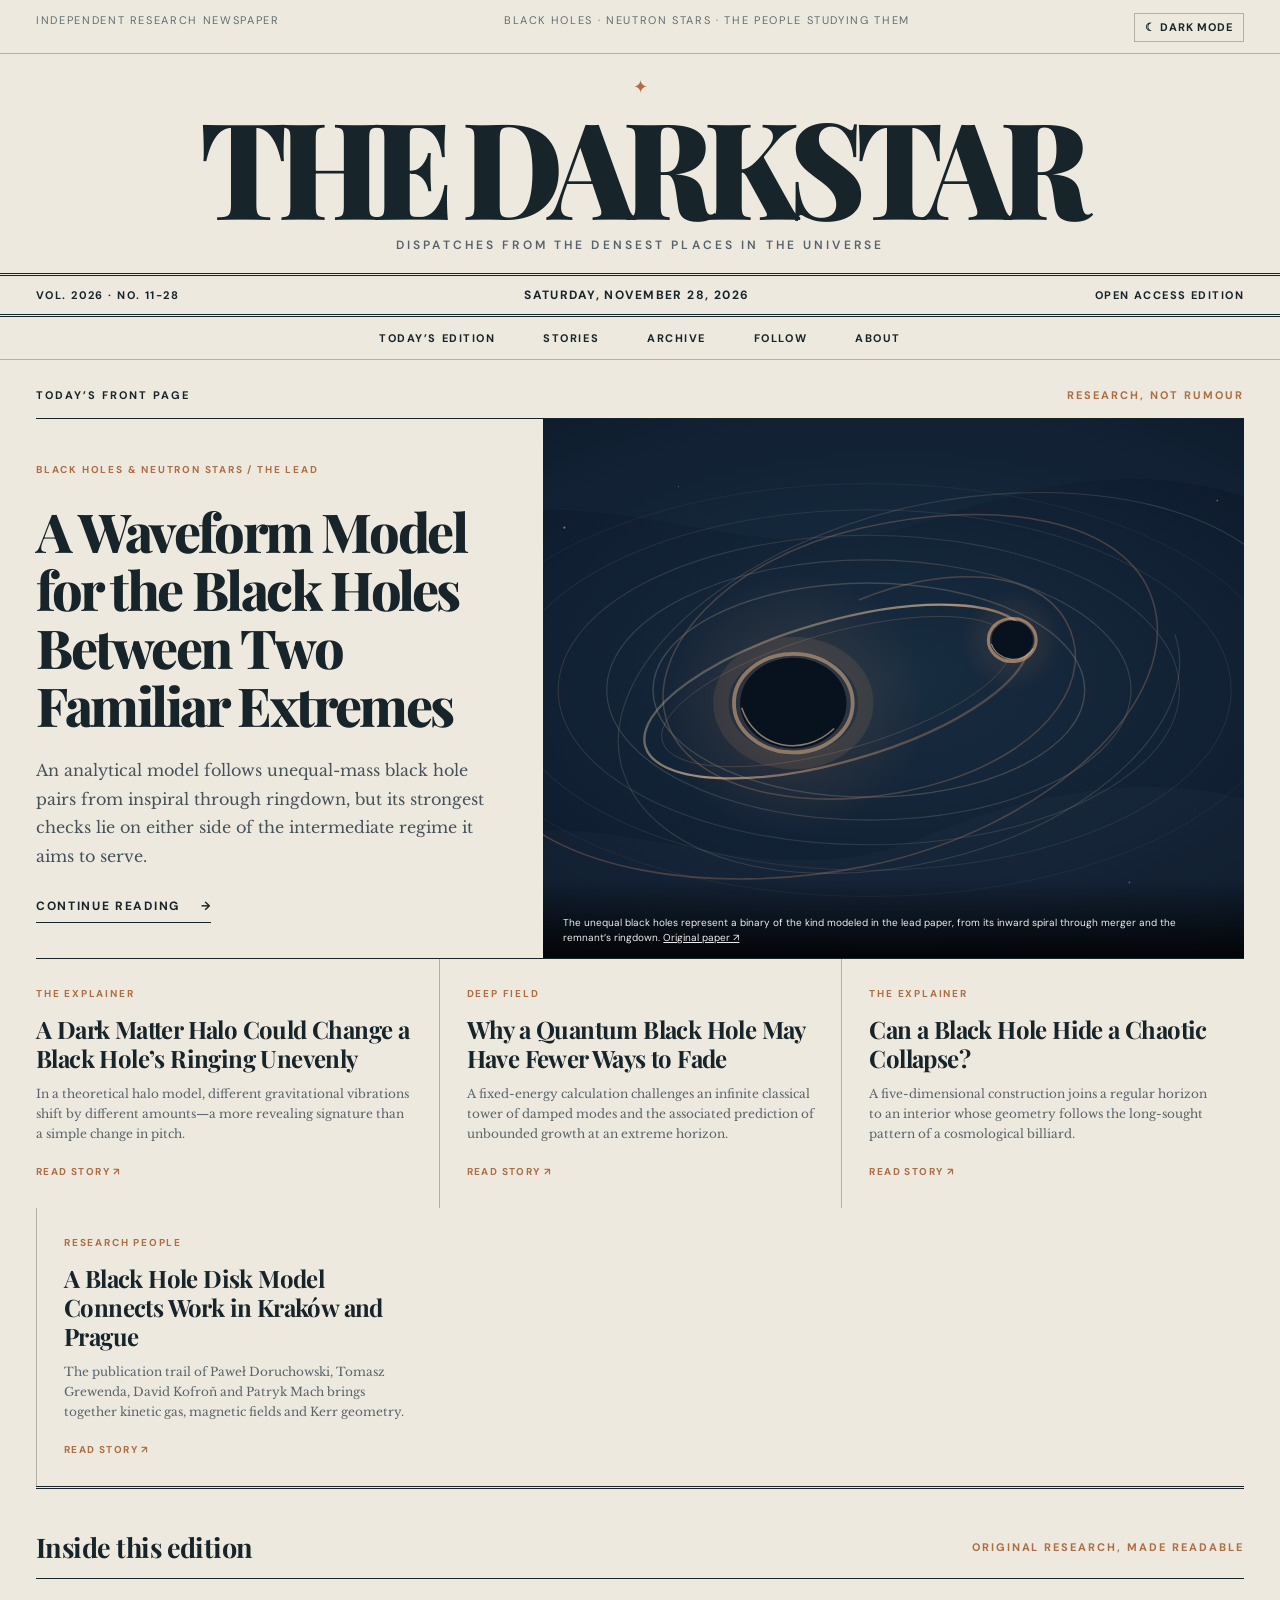
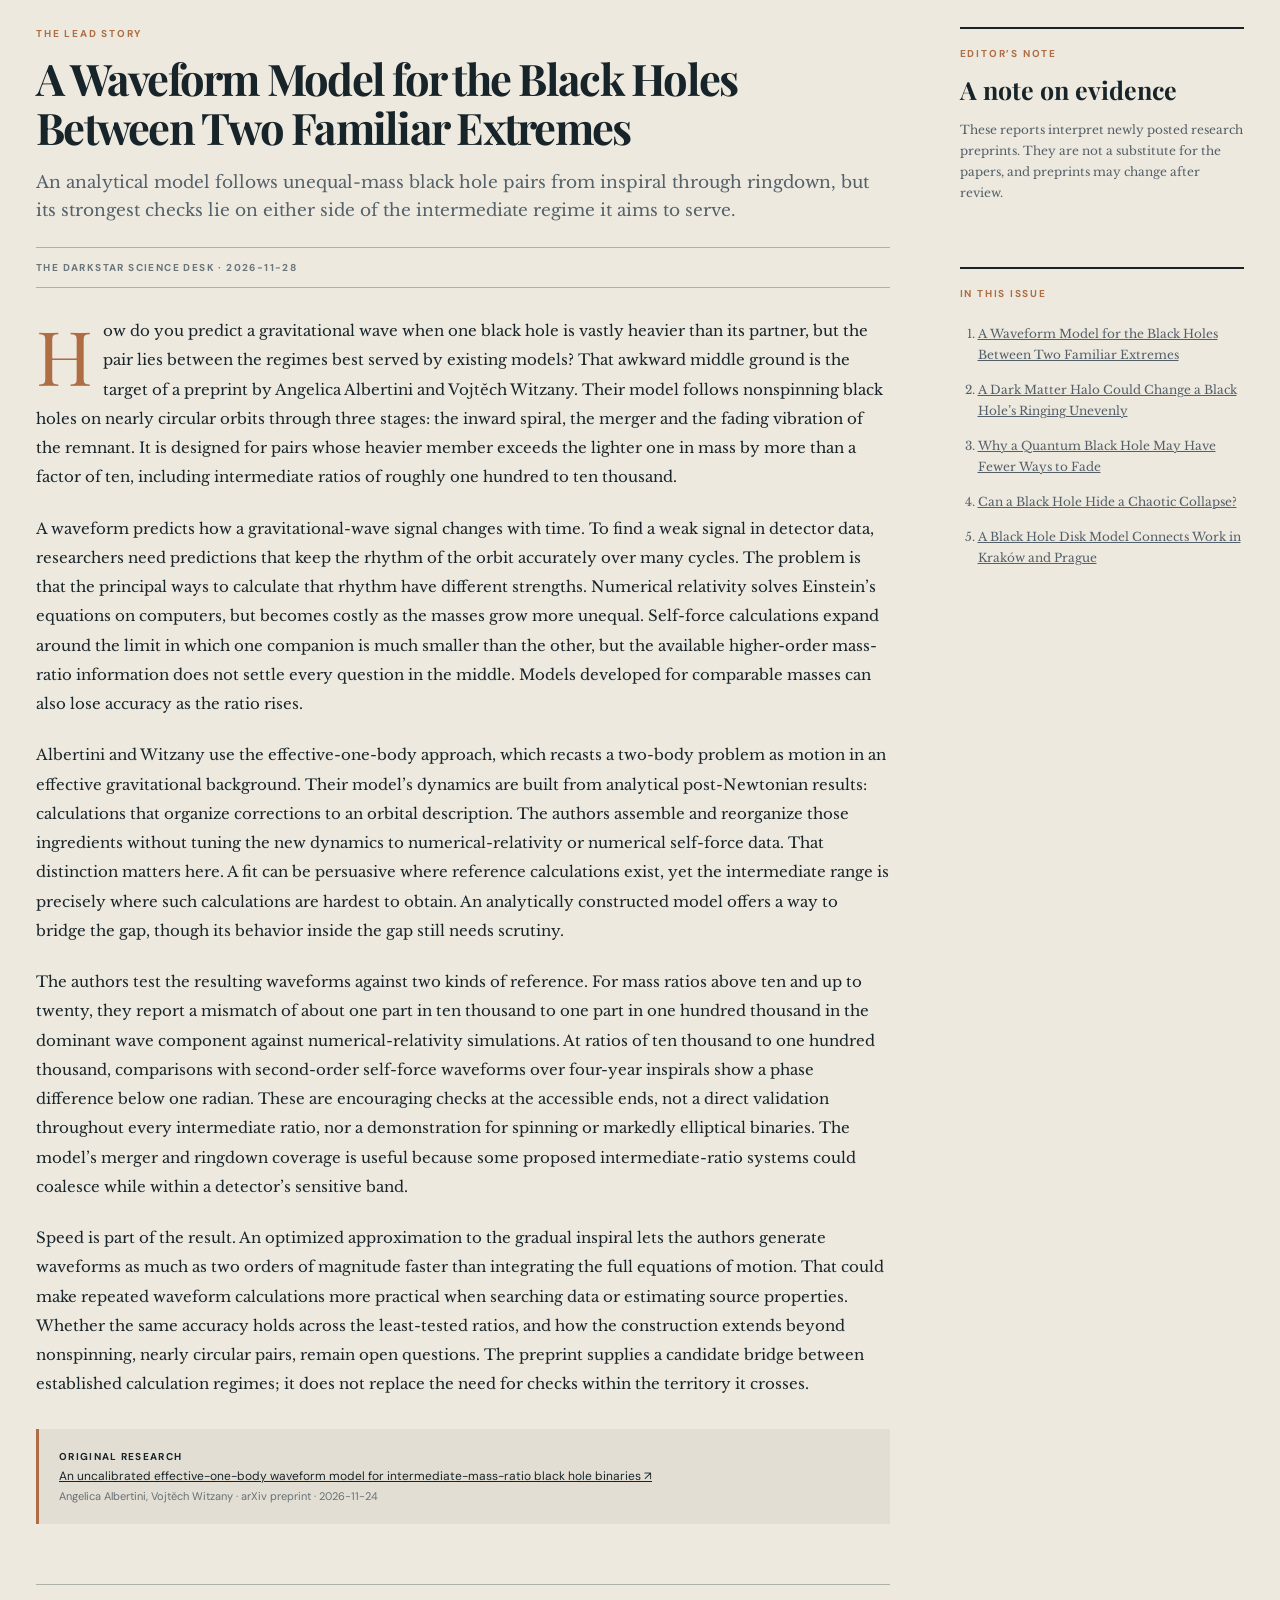
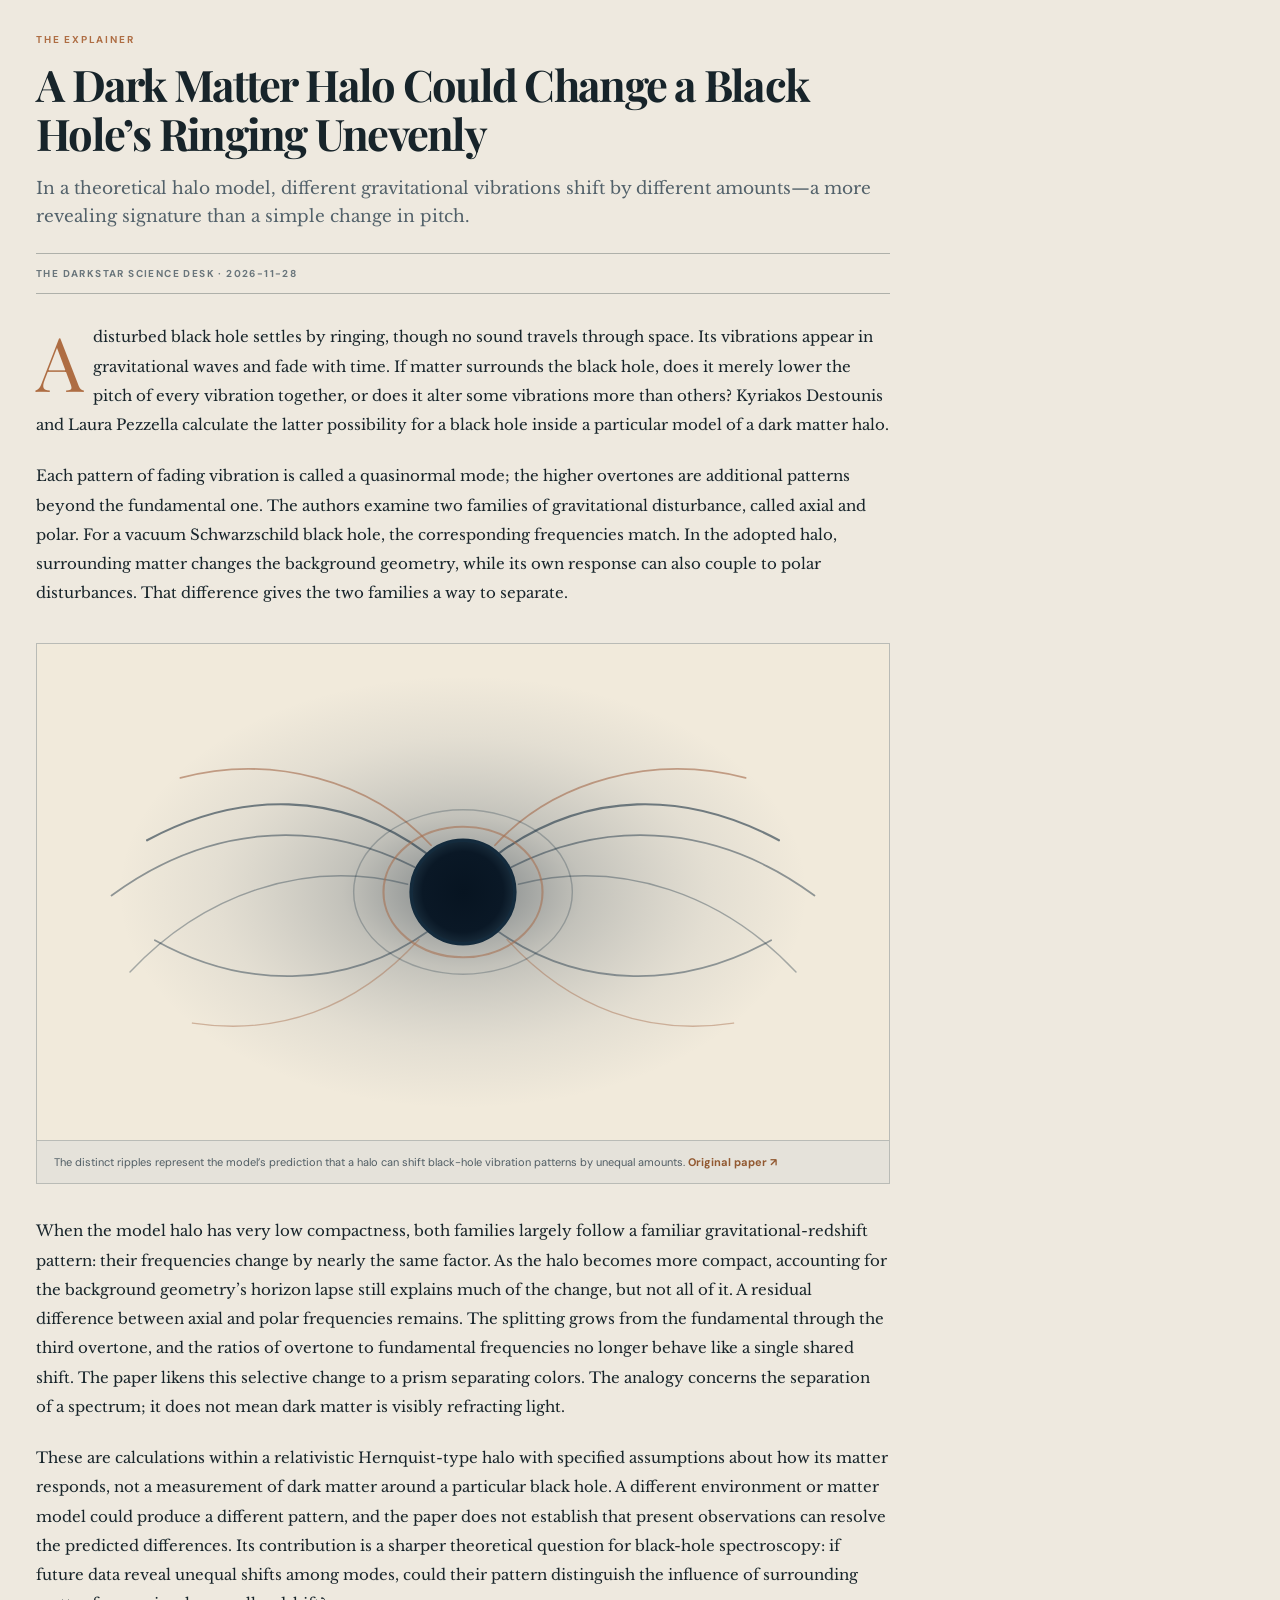
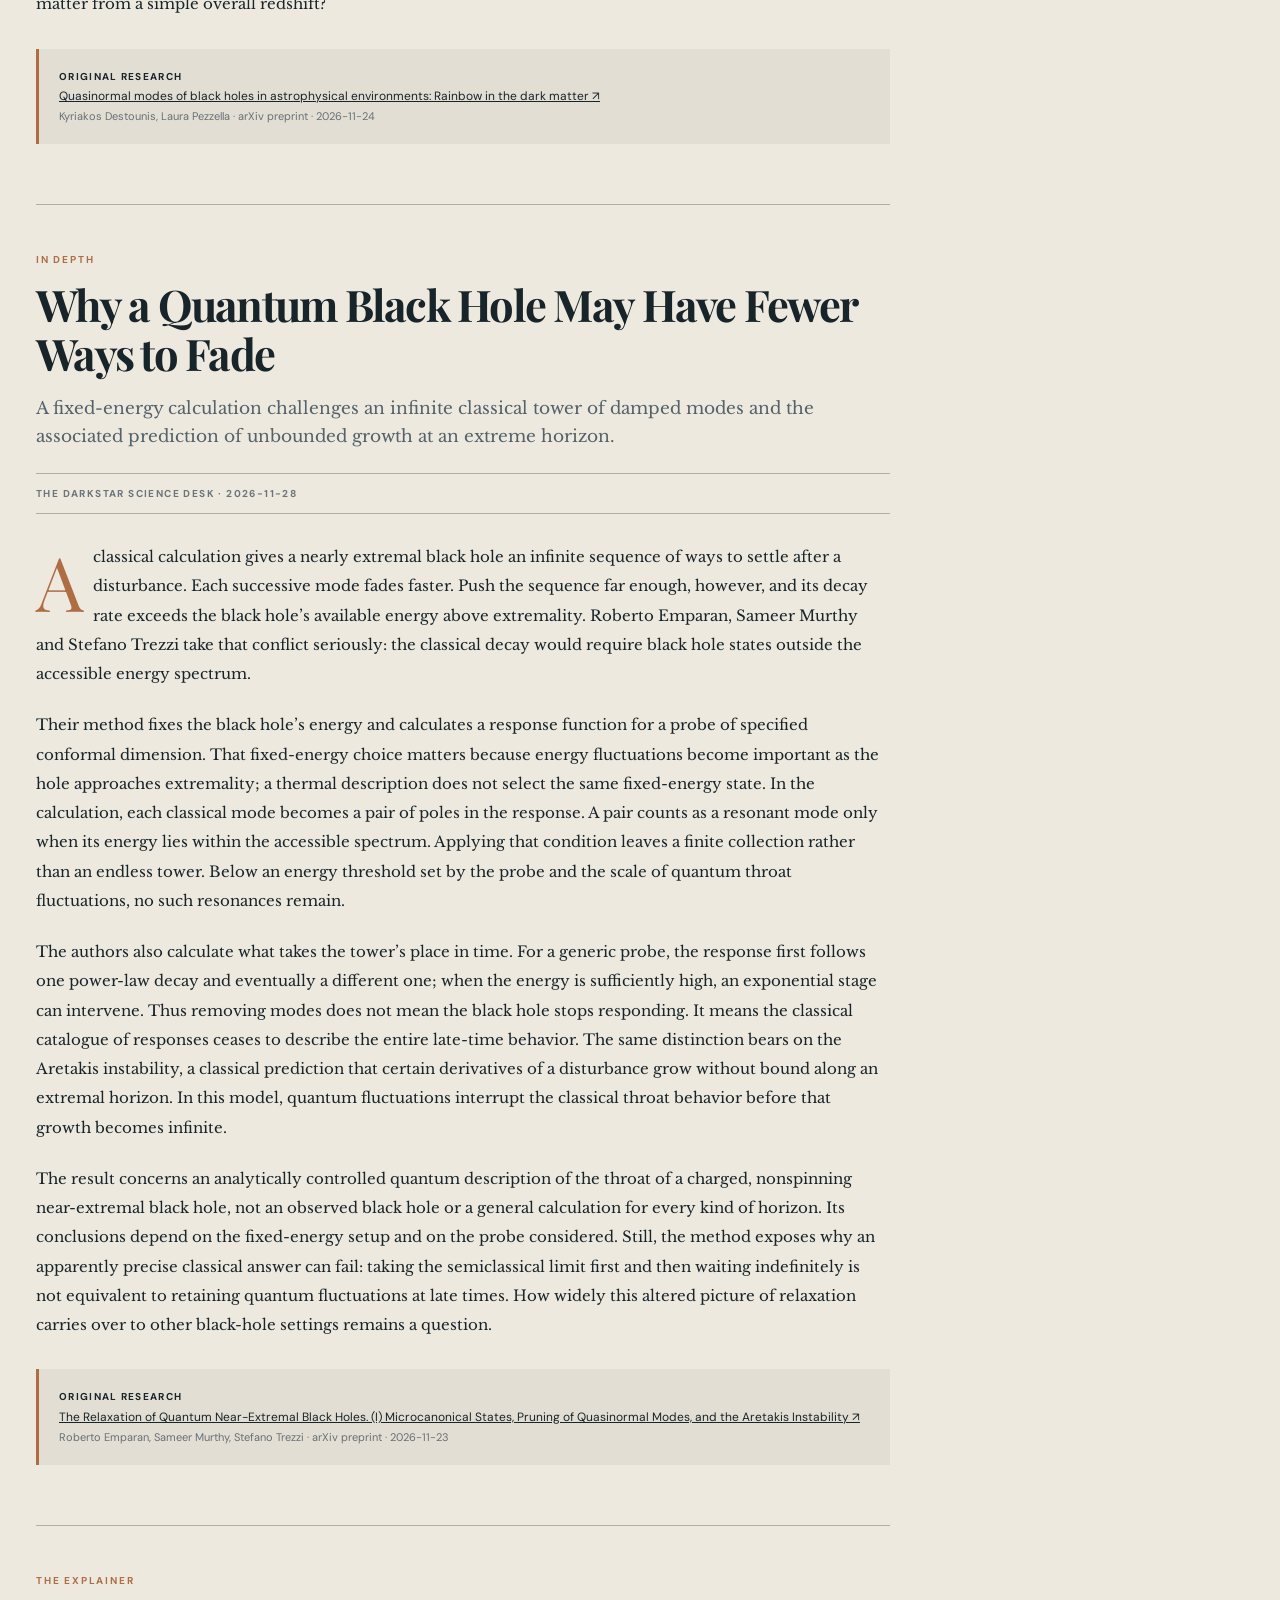
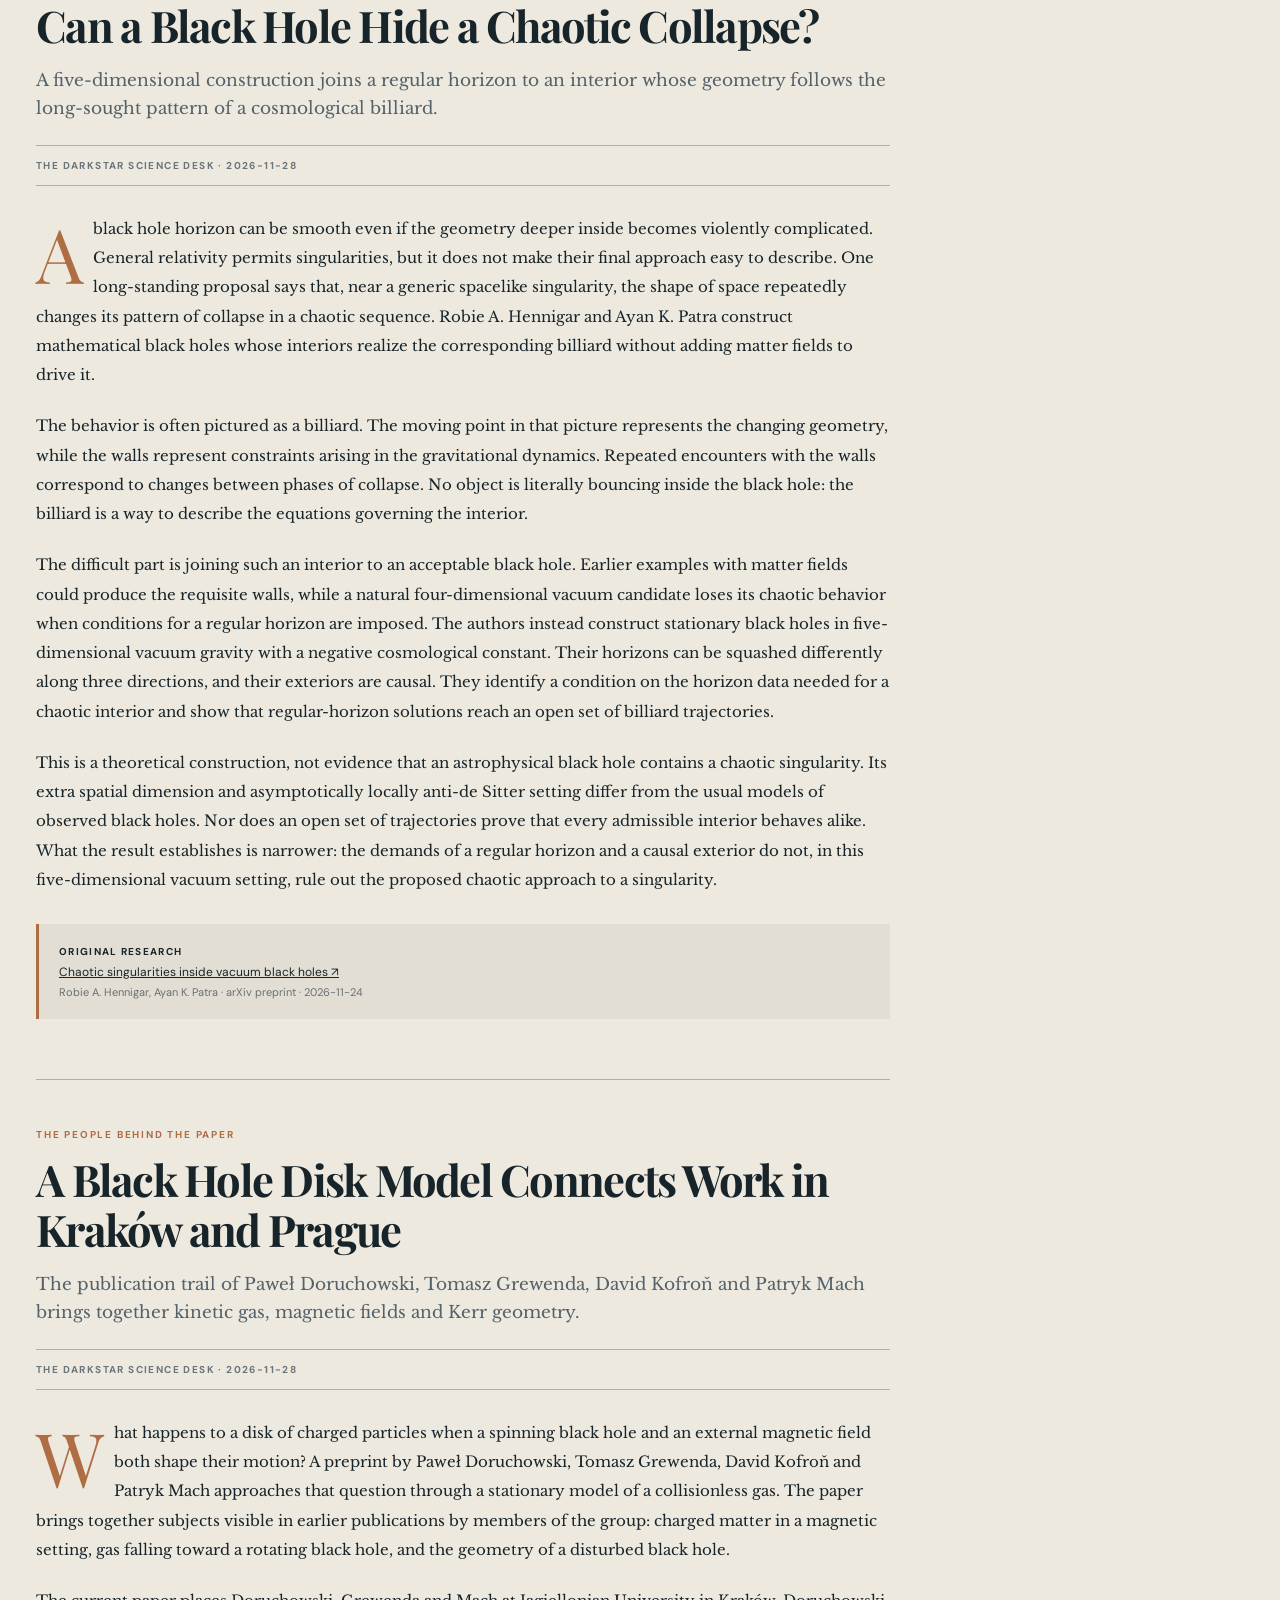
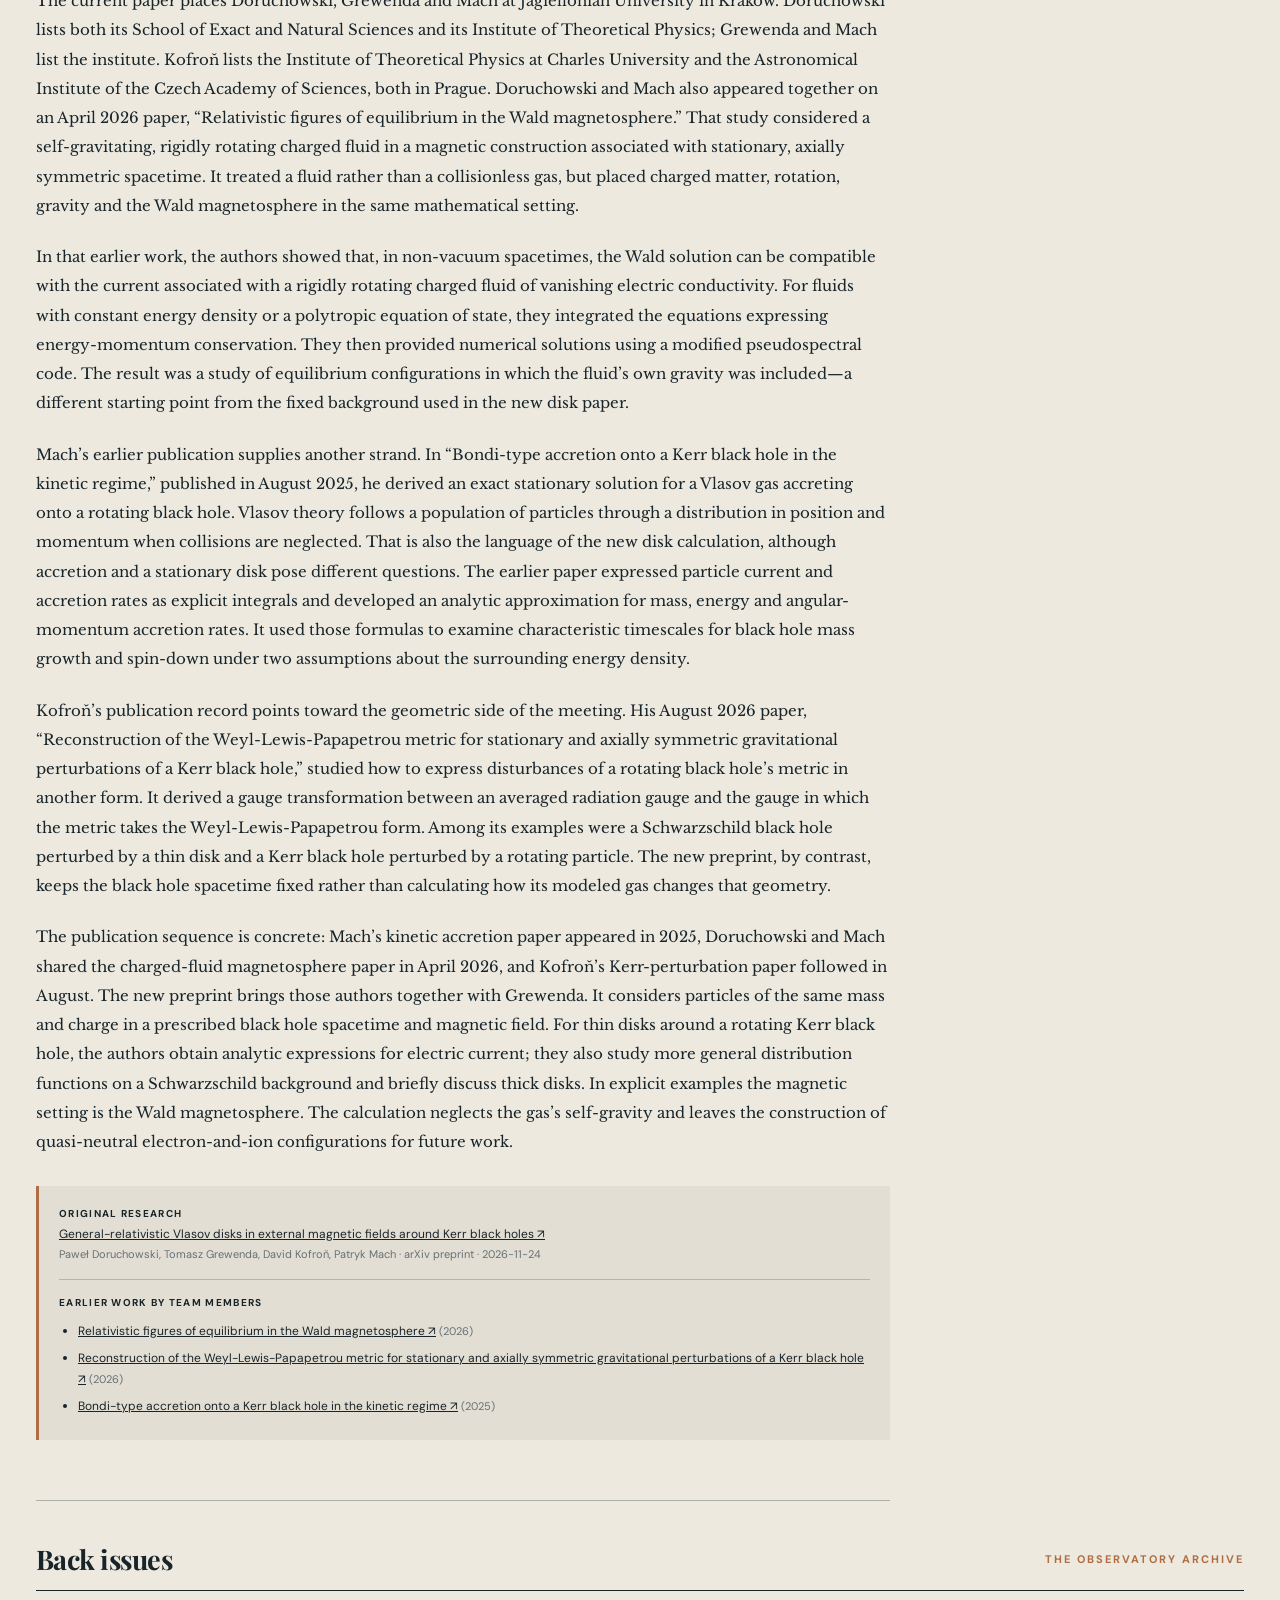
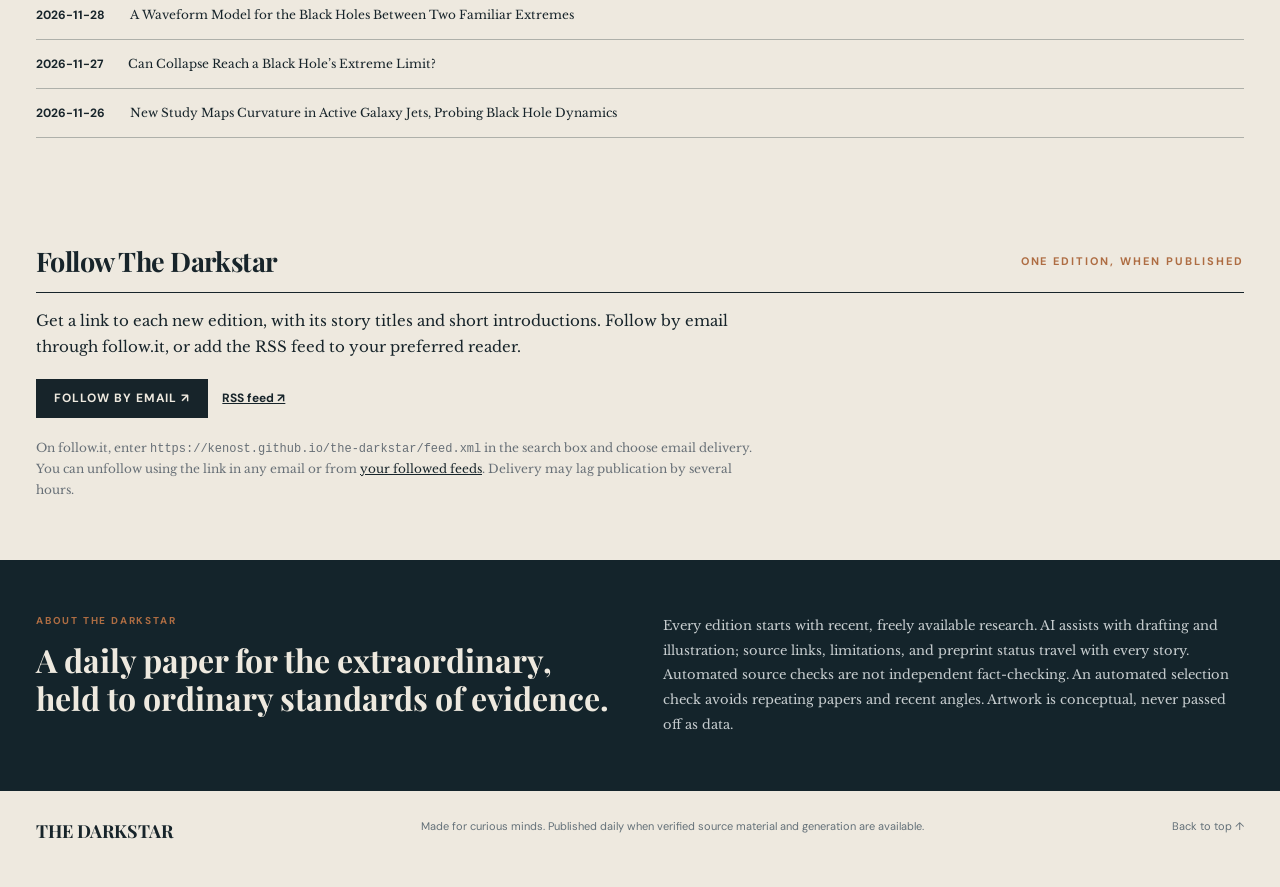
<file: index.html>
<!doctype html><html lang="en"><head><meta charset="utf-8"><meta name="viewport" content="width=device-width,initial-scale=1"><meta name="theme-color" content="#eee9df"><meta name="description" content="The Darkstar: a daily research newspaper about black holes and neutron stars."><link rel="canonical" href="https://kenost.github.io/the-darkstar/"><link rel="alternate" type="application/rss+xml" title="The Darkstar daily editions" href="feed.xml"><title>The Darkstar — 2026-11-28</title><script>try{if(localStorage.getItem('darkstar-theme')==='dark')document.documentElement.dataset.theme='dark'}catch(e){}</script><link rel="stylesheet" href="style.css"><script src="theme.js" defer></script></head><body>
<div class="topline"><span>Independent research newspaper</span><span>Black holes · Neutron stars · The people studying them</span><button class="theme-toggle" type="button" aria-label="Switch to dark mode" aria-pressed="false">☾ <span>Dark mode</span></button></div>
<header class="masthead" id="today"><div class="star">✦</div><div class="name">THE DARKSTAR</div><p>Dispatches from the densest places in the universe</p></header>
<div class="editionbar"><span>VOL. 2026 · NO. 11-28</span><span>Saturday, November 28, 2026</span><span>OPEN ACCESS EDITION</span></div><nav><a href="#today">Today’s edition</a><a href="#stories">Stories</a><a href="#archive">Archive</a><a href="#follow">Follow</a><a href="#about">About</a></nav>
<main><section class="front" aria-label="Front page"><div class="sectionlabel"><span>Today’s front page</span><span>RESEARCH, NOT RUMOUR</span></div>
<div class="leadgrid"><div class="leadcopy"><div class="eyebrow">BLACK HOLES &amp; NEUTRON STARS / THE LEAD</div><h1><a href="#story-0">A Waveform Model for the Black Holes Between Two Familiar Extremes</a></h1><p class="leaddeck">An analytical model follows unequal-mass black hole pairs from inspiral through ringdown, but its strongest checks lie on either side of the intermediate regime it aims to serve.</p><a class="continue" href="#story-0">Continue reading <span>→</span></a></div><figure class="cover"><img src="assets/2026-11-28-cover.svg" alt="Conceptual illustration inspired by the lead research paper"><figcaption>The unequal black holes represent a binary of the kind modeled in the lead paper, from its inward spiral through merger and the remnant’s ringdown. <a href="https://arxiv.org/html/2611.32840">Original paper ↗</a></figcaption></figure></div>
<div class="teasers" id="stories"><a class="teaser" href="#story-1"><span class="eyebrow">The explainer</span><h3>A Dark Matter Halo Could Change a Black Hole’s Ringing Unevenly</h3><p>In a theoretical halo model, different gravitational vibrations shift by different amounts—a more revealing signature than a simple change in pitch.</p><span class="readmore">Read story ↗</span></a><a class="teaser" href="#story-2"><span class="eyebrow">Deep field</span><h3>Why a Quantum Black Hole May Have Fewer Ways to Fade</h3><p>A fixed-energy calculation challenges an infinite classical tower of damped modes and the associated prediction of unbounded growth at an extreme horizon.</p><span class="readmore">Read story ↗</span></a><a class="teaser" href="#story-3"><span class="eyebrow">The explainer</span><h3>Can a Black Hole Hide a Chaotic Collapse?</h3><p>A five-dimensional construction joins a regular horizon to an interior whose geometry follows the long-sought pattern of a cosmological billiard.</p><span class="readmore">Read story ↗</span></a><a class="teaser" href="#story-4"><span class="eyebrow">Research people</span><h3>A Black Hole Disk Model Connects Work in Kraków and Prague</h3><p>The publication trail of Paweł Doruchowski, Tomasz Grewenda, David Kofroň and Patryk Mach brings together kinetic gas, magnetic fields and Kerr geometry.</p><span class="readmore">Read story ↗</span></a></div></section>
<div class="rule-title"><span>Inside this edition</span><span>ORIGINAL RESEARCH, MADE READABLE</span></div>
<div class="article-layout"><div class="article-main"><article class="story" id="story-0"><div class="eyebrow">The lead story</div><h2>A Waveform Model for the Black Holes Between Two Familiar Extremes</h2><p class="deck">An analytical model follows unequal-mass black hole pairs from inspiral through ringdown, but its strongest checks lie on either side of the intermediate regime it aims to serve.</p><div class="byline">THE DARKSTAR SCIENCE DESK · 2026-11-28</div><div class="prose"><p>How do you predict a gravitational wave when one black hole is vastly heavier than its partner, but the pair lies between the regimes best served by existing models? That awkward middle ground is the target of a preprint by Angelica Albertini and Vojtěch Witzany. Their model follows nonspinning black holes on nearly circular orbits through three stages: the inward spiral, the merger and the fading vibration of the remnant. It is designed for pairs whose heavier member exceeds the lighter one in mass by more than a factor of ten, including intermediate ratios of roughly one hundred to ten thousand.</p><p>A waveform predicts how a gravitational-wave signal changes with time. To find a weak signal in detector data, researchers need predictions that keep the rhythm of the orbit accurately over many cycles. The problem is that the principal ways to calculate that rhythm have different strengths. Numerical relativity solves Einstein’s equations on computers, but becomes costly as the masses grow more unequal. Self-force calculations expand around the limit in which one companion is much smaller than the other, but the available higher-order mass-ratio information does not settle every question in the middle. Models developed for comparable masses can also lose accuracy as the ratio rises.</p><p>Albertini and Witzany use the effective-one-body approach, which recasts a two-body problem as motion in an effective gravitational background. Their model’s dynamics are built from analytical post-Newtonian results: calculations that organize corrections to an orbital description. The authors assemble and reorganize those ingredients without tuning the new dynamics to numerical-relativity or numerical self-force data. That distinction matters here. A fit can be persuasive where reference calculations exist, yet the intermediate range is precisely where such calculations are hardest to obtain. An analytically constructed model offers a way to bridge the gap, though its behavior inside the gap still needs scrutiny.</p><p>The authors test the resulting waveforms against two kinds of reference. For mass ratios above ten and up to twenty, they report a mismatch of about one part in ten thousand to one part in one hundred thousand in the dominant wave component against numerical-relativity simulations. At ratios of ten thousand to one hundred thousand, comparisons with second-order self-force waveforms over four-year inspirals show a phase difference below one radian. These are encouraging checks at the accessible ends, not a direct validation throughout every intermediate ratio, nor a demonstration for spinning or markedly elliptical binaries. The model’s merger and ringdown coverage is useful because some proposed intermediate-ratio systems could coalesce while within a detector’s sensitive band.</p><p>Speed is part of the result. An optimized approximation to the gradual inspiral lets the authors generate waveforms as much as two orders of magnitude faster than integrating the full equations of motion. That could make repeated waveform calculations more practical when searching data or estimating source properties. Whether the same accuracy holds across the least-tested ratios, and how the construction extends beyond nonspinning, nearly circular pairs, remain open questions. The preprint supplies a candidate bridge between established calculation regimes; it does not replace the need for checks within the territory it crosses.</p></div><div class="sourcebox"><strong>Original research</strong><br><a href="https://arxiv.org/html/2611.32840" target="_blank" rel="noopener noreferrer">An uncalibrated effective-one-body waveform model for intermediate-mass-ratio black hole binaries ↗</a><br><span>Angelica Albertini, Vojtěch Witzany · arXiv preprint · 2026-11-24</span></div></article><article class="story" id="story-1"><div class="eyebrow">The explainer</div><h2>A Dark Matter Halo Could Change a Black Hole’s Ringing Unevenly</h2><p class="deck">In a theoretical halo model, different gravitational vibrations shift by different amounts—a more revealing signature than a simple change in pitch.</p><div class="byline">THE DARKSTAR SCIENCE DESK · 2026-11-28</div><div class="prose"><p>A disturbed black hole settles by ringing, though no sound travels through space. Its vibrations appear in gravitational waves and fade with time. If matter surrounds the black hole, does it merely lower the pitch of every vibration together, or does it alter some vibrations more than others? Kyriakos Destounis and Laura Pezzella calculate the latter possibility for a black hole inside a particular model of a dark matter halo.</p><p>Each pattern of fading vibration is called a quasinormal mode; the higher overtones are additional patterns beyond the fundamental one. The authors examine two families of gravitational disturbance, called axial and polar. For a vacuum Schwarzschild black hole, the corresponding frequencies match. In the adopted halo, surrounding matter changes the background geometry, while its own response can also couple to polar disturbances. That difference gives the two families a way to separate.</p><figure class="research-visual"><a href="assets/2026-11-28-story-1.svg" target="_blank" rel="noopener noreferrer" aria-label="Open illustration at full size"><img loading="lazy" src="assets/2026-11-28-story-1.svg" alt="A black hole within a halo, surrounded by gravitational-wave ripples of differing spacing."></a><figcaption>The distinct ripples represent the model’s prediction that a halo can shift black-hole vibration patterns by unequal amounts. <a href="https://arxiv.org/html/2611.33295" target="_blank" rel="noopener noreferrer">Original paper ↗</a></figcaption></figure><p>When the model halo has very low compactness, both families largely follow a familiar gravitational-redshift pattern: their frequencies change by nearly the same factor. As the halo becomes more compact, accounting for the background geometry’s horizon lapse still explains much of the change, but not all of it. A residual difference between axial and polar frequencies remains. The splitting grows from the fundamental through the third overtone, and the ratios of overtone to fundamental frequencies no longer behave like a single shared shift. The paper likens this selective change to a prism separating colors. The analogy concerns the separation of a spectrum; it does not mean dark matter is visibly refracting light.</p><p>These are calculations within a relativistic Hernquist-type halo with specified assumptions about how its matter responds, not a measurement of dark matter around a particular black hole. A different environment or matter model could produce a different pattern, and the paper does not establish that present observations can resolve the predicted differences. Its contribution is a sharper theoretical question for black-hole spectroscopy: if future data reveal unequal shifts among modes, could their pattern distinguish the influence of surrounding matter from a simple overall redshift?</p></div><div class="sourcebox"><strong>Original research</strong><br><a href="https://arxiv.org/html/2611.33295" target="_blank" rel="noopener noreferrer">Quasinormal modes of black holes in astrophysical environments: Rainbow in the dark matter ↗</a><br><span>Kyriakos Destounis, Laura Pezzella · arXiv preprint · 2026-11-24</span></div></article><article class="story" id="story-2"><div class="eyebrow">In depth</div><h2>Why a Quantum Black Hole May Have Fewer Ways to Fade</h2><p class="deck">A fixed-energy calculation challenges an infinite classical tower of damped modes and the associated prediction of unbounded growth at an extreme horizon.</p><div class="byline">THE DARKSTAR SCIENCE DESK · 2026-11-28</div><div class="prose"><p>A classical calculation gives a nearly extremal black hole an infinite sequence of ways to settle after a disturbance. Each successive mode fades faster. Push the sequence far enough, however, and its decay rate exceeds the black hole’s available energy above extremality. Roberto Emparan, Sameer Murthy and Stefano Trezzi take that conflict seriously: the classical decay would require black hole states outside the accessible energy spectrum.</p><p>Their method fixes the black hole’s energy and calculates a response function for a probe of specified conformal dimension. That fixed-energy choice matters because energy fluctuations become important as the hole approaches extremality; a thermal description does not select the same fixed-energy state. In the calculation, each classical mode becomes a pair of poles in the response. A pair counts as a resonant mode only when its energy lies within the accessible spectrum. Applying that condition leaves a finite collection rather than an endless tower. Below an energy threshold set by the probe and the scale of quantum throat fluctuations, no such resonances remain.</p><p>The authors also calculate what takes the tower’s place in time. For a generic probe, the response first follows one power-law decay and eventually a different one; when the energy is sufficiently high, an exponential stage can intervene. Thus removing modes does not mean the black hole stops responding. It means the classical catalogue of responses ceases to describe the entire late-time behavior. The same distinction bears on the Aretakis instability, a classical prediction that certain derivatives of a disturbance grow without bound along an extremal horizon. In this model, quantum fluctuations interrupt the classical throat behavior before that growth becomes infinite.</p><p>The result concerns an analytically controlled quantum description of the throat of a charged, nonspinning near-extremal black hole, not an observed black hole or a general calculation for every kind of horizon. Its conclusions depend on the fixed-energy setup and on the probe considered. Still, the method exposes why an apparently precise classical answer can fail: taking the semiclassical limit first and then waiting indefinitely is not equivalent to retaining quantum fluctuations at late times. How widely this altered picture of relaxation carries over to other black-hole settings remains a question.</p></div><div class="sourcebox"><strong>Original research</strong><br><a href="https://arxiv.org/html/2611.31459" target="_blank" rel="noopener noreferrer">The Relaxation of Quantum Near-Extremal Black Holes. (I) Microcanonical States, Pruning of Quasinormal Modes, and the Aretakis Instability ↗</a><br><span>Roberto Emparan, Sameer Murthy, Stefano Trezzi · arXiv preprint · 2026-11-23</span></div></article><article class="story" id="story-3"><div class="eyebrow">The explainer</div><h2>Can a Black Hole Hide a Chaotic Collapse?</h2><p class="deck">A five-dimensional construction joins a regular horizon to an interior whose geometry follows the long-sought pattern of a cosmological billiard.</p><div class="byline">THE DARKSTAR SCIENCE DESK · 2026-11-28</div><div class="prose"><p>A black hole horizon can be smooth even if the geometry deeper inside becomes violently complicated. General relativity permits singularities, but it does not make their final approach easy to describe. One long-standing proposal says that, near a generic spacelike singularity, the shape of space repeatedly changes its pattern of collapse in a chaotic sequence. Robie A. Hennigar and Ayan K. Patra construct mathematical black holes whose interiors realize the corresponding billiard without adding matter fields to drive it.</p><p>The behavior is often pictured as a billiard. The moving point in that picture represents the changing geometry, while the walls represent constraints arising in the gravitational dynamics. Repeated encounters with the walls correspond to changes between phases of collapse. No object is literally bouncing inside the black hole: the billiard is a way to describe the equations governing the interior.</p><p>The difficult part is joining such an interior to an acceptable black hole. Earlier examples with matter fields could produce the requisite walls, while a natural four-dimensional vacuum candidate loses its chaotic behavior when conditions for a regular horizon are imposed. The authors instead construct stationary black holes in five-dimensional vacuum gravity with a negative cosmological constant. Their horizons can be squashed differently along three directions, and their exteriors are causal. They identify a condition on the horizon data needed for a chaotic interior and show that regular-horizon solutions reach an open set of billiard trajectories.</p><p>This is a theoretical construction, not evidence that an astrophysical black hole contains a chaotic singularity. Its extra spatial dimension and asymptotically locally anti-de Sitter setting differ from the usual models of observed black holes. Nor does an open set of trajectories prove that every admissible interior behaves alike. What the result establishes is narrower: the demands of a regular horizon and a causal exterior do not, in this five-dimensional vacuum setting, rule out the proposed chaotic approach to a singularity.</p></div><div class="sourcebox"><strong>Original research</strong><br><a href="https://arxiv.org/html/2611.33287" target="_blank" rel="noopener noreferrer">Chaotic singularities inside vacuum black holes ↗</a><br><span>Robie A. Hennigar, Ayan K. Patra · arXiv preprint · 2026-11-24</span></div></article><article class="story" id="story-4"><div class="eyebrow">The people behind the paper</div><h2>A Black Hole Disk Model Connects Work in Kraków and Prague</h2><p class="deck">The publication trail of Paweł Doruchowski, Tomasz Grewenda, David Kofroň and Patryk Mach brings together kinetic gas, magnetic fields and Kerr geometry.</p><div class="byline">THE DARKSTAR SCIENCE DESK · 2026-11-28</div><div class="prose"><p>What happens to a disk of charged particles when a spinning black hole and an external magnetic field both shape their motion? A preprint by Paweł Doruchowski, Tomasz Grewenda, David Kofroň and Patryk Mach approaches that question through a stationary model of a collisionless gas. The paper brings together subjects visible in earlier publications by members of the group: charged matter in a magnetic setting, gas falling toward a rotating black hole, and the geometry of a disturbed black hole.</p><p>The current paper places Doruchowski, Grewenda and Mach at Jagiellonian University in Kraków. Doruchowski lists both its School of Exact and Natural Sciences and its Institute of Theoretical Physics; Grewenda and Mach list the institute. Kofroň lists the Institute of Theoretical Physics at Charles University and the Astronomical Institute of the Czech Academy of Sciences, both in Prague. Doruchowski and Mach also appeared together on an April 2026 paper, “Relativistic figures of equilibrium in the Wald magnetosphere.” That study considered a self-gravitating, rigidly rotating charged fluid in a magnetic construction associated with stationary, axially symmetric spacetime. It treated a fluid rather than a collisionless gas, but placed charged matter, rotation, gravity and the Wald magnetosphere in the same mathematical setting.</p><p>In that earlier work, the authors showed that, in non-vacuum spacetimes, the Wald solution can be compatible with the current associated with a rigidly rotating charged fluid of vanishing electric conductivity. For fluids with constant energy density or a polytropic equation of state, they integrated the equations expressing energy-momentum conservation. They then provided numerical solutions using a modified pseudospectral code. The result was a study of equilibrium configurations in which the fluid’s own gravity was included—a different starting point from the fixed background used in the new disk paper.</p><p>Mach’s earlier publication supplies another strand. In “Bondi-type accretion onto a Kerr black hole in the kinetic regime,” published in August 2025, he derived an exact stationary solution for a Vlasov gas accreting onto a rotating black hole. Vlasov theory follows a population of particles through a distribution in position and momentum when collisions are neglected. That is also the language of the new disk calculation, although accretion and a stationary disk pose different questions. The earlier paper expressed particle current and accretion rates as explicit integrals and developed an analytic approximation for mass, energy and angular-momentum accretion rates. It used those formulas to examine characteristic timescales for black hole mass growth and spin-down under two assumptions about the surrounding energy density.</p><p>Kofroň’s publication record points toward the geometric side of the meeting. His August 2026 paper, “Reconstruction of the Weyl-Lewis-Papapetrou metric for stationary and axially symmetric gravitational perturbations of a Kerr black hole,” studied how to express disturbances of a rotating black hole’s metric in another form. It derived a gauge transformation between an averaged radiation gauge and the gauge in which the metric takes the Weyl-Lewis-Papapetrou form. Among its examples were a Schwarzschild black hole perturbed by a thin disk and a Kerr black hole perturbed by a rotating particle. The new preprint, by contrast, keeps the black hole spacetime fixed rather than calculating how its modeled gas changes that geometry.</p><p>The publication sequence is concrete: Mach’s kinetic accretion paper appeared in 2025, Doruchowski and Mach shared the charged-fluid magnetosphere paper in April 2026, and Kofroň’s Kerr-perturbation paper followed in August. The new preprint brings those authors together with Grewenda. It considers particles of the same mass and charge in a prescribed black hole spacetime and magnetic field. For thin disks around a rotating Kerr black hole, the authors obtain analytic expressions for electric current; they also study more general distribution functions on a Schwarzschild background and briefly discuss thick disks. In explicit examples the magnetic setting is the Wald magnetosphere. The calculation neglects the gas’s self-gravity and leaves the construction of quasi-neutral electron-and-ion configurations for future work.</p></div><div class="sourcebox"><strong>Original research</strong><br><a href="https://arxiv.org/html/2611.33053" target="_blank" rel="noopener noreferrer">General-relativistic Vlasov disks in external magnetic fields around Kerr black holes ↗</a><br><span>Paweł Doruchowski, Tomasz Grewenda, David Kofroň, Patryk Mach · arXiv preprint · 2026-11-24</span><div class="earlier-research"><strong>Earlier work by team members</strong><ul><li><a href="https://arxiv.org/html/2604.09912" target="_blank" rel="noopener noreferrer">Relativistic figures of equilibrium in the Wald magnetosphere ↗</a> <span>(2026)</span></li><li><a href="https://arxiv.org/html/2608.24096" target="_blank" rel="noopener noreferrer">Reconstruction of the Weyl-Lewis-Papapetrou metric for stationary and axially symmetric gravitational perturbations of a Kerr black hole ↗</a> <span>(2026)</span></li><li><a href="https://arxiv.org/html/2508.20189" target="_blank" rel="noopener noreferrer">Bondi-type accretion onto a Kerr black hole in the kinetic regime ↗</a> <span>(2025)</span></li></ul></div></div></article></div><aside><div class="aside-box"><div class="eyebrow">EDITOR’S NOTE</div><h3>A note on evidence</h3><p>These reports interpret newly posted research preprints. They are not a substitute for the papers, and preprints may change after review.</p></div><div class="aside-box"><div class="eyebrow">IN THIS ISSUE</div><ol><li><a href="#story-0">A Waveform Model for the Black Holes Between Two Familiar Extremes</a></li><li><a href="#story-1">A Dark Matter Halo Could Change a Black Hole’s Ringing Unevenly</a></li><li><a href="#story-2">Why a Quantum Black Hole May Have Fewer Ways to Fade</a></li><li><a href="#story-3">Can a Black Hole Hide a Chaotic Collapse?</a></li><li><a href="#story-4">A Black Hole Disk Model Connects Work in Kraków and Prague</a></li></ol></div></aside></div>
<section class="archive" id="archive"><div class="rule-title"><span>Back issues</span><span>THE OBSERVATORY ARCHIVE</span></div><ul><li><a href="issues/2026-11-28/">2026-11-28 <span>A Waveform Model for the Black Holes Between Two Familiar Extremes</span></a></li><li><a href="issues/2026-11-27/">2026-11-27 <span>Can Collapse Reach a Black Hole’s Extreme Limit?</span></a></li><li><a href="issues/2026-11-26/">2026-11-26 <span>New Study Maps Curvature in Active Galaxy Jets, Probing Black Hole Dynamics</span></a></li></ul></section>
<section class="follow" id="follow"><div class="rule-title"><span>Follow The Darkstar</span><span>ONE EDITION, WHEN PUBLISHED</span></div><p>Get a link to each new edition, with its story titles and short introductions. Follow by email through follow.it, or add the RSS feed to your preferred reader.</p><div class="follow-actions"><a class="follow-button" href="https://follow.it/feeds?enter-website=https://kenost.github.io/the-darkstar/" target="_blank" rel="noopener noreferrer">Follow by email ↗</a><a class="feed-link" href="feed.xml">RSS feed ↗</a></div><p class="follow-note">On follow.it, enter <code>https://kenost.github.io/the-darkstar/feed.xml</code> in the search box and choose email delivery. You can unfollow using the link in any email or from <a href="https://follow.it/followed-feeds" target="_blank" rel="noopener noreferrer">your followed feeds</a>. Delivery may lag publication by several hours.</p></section>
<section class="about" id="about"><div><div class="eyebrow">ABOUT THE DARKSTAR</div><h2>A daily paper for the extraordinary, held to ordinary standards of evidence.</h2></div><p>Every edition starts with recent, freely available research. AI assists with drafting and illustration; source links, limitations, and preprint status travel with every story. Automated source checks are not independent fact-checking. An automated selection check avoids repeating papers and recent angles. Artwork is conceptual, never passed off as data.</p></section></main>
<footer><strong>THE DARKSTAR</strong><span>Made for curious minds. Published daily when verified source material and generation are available.</span><a href="#today">Back to top ↑</a></footer></body></html>
</file>
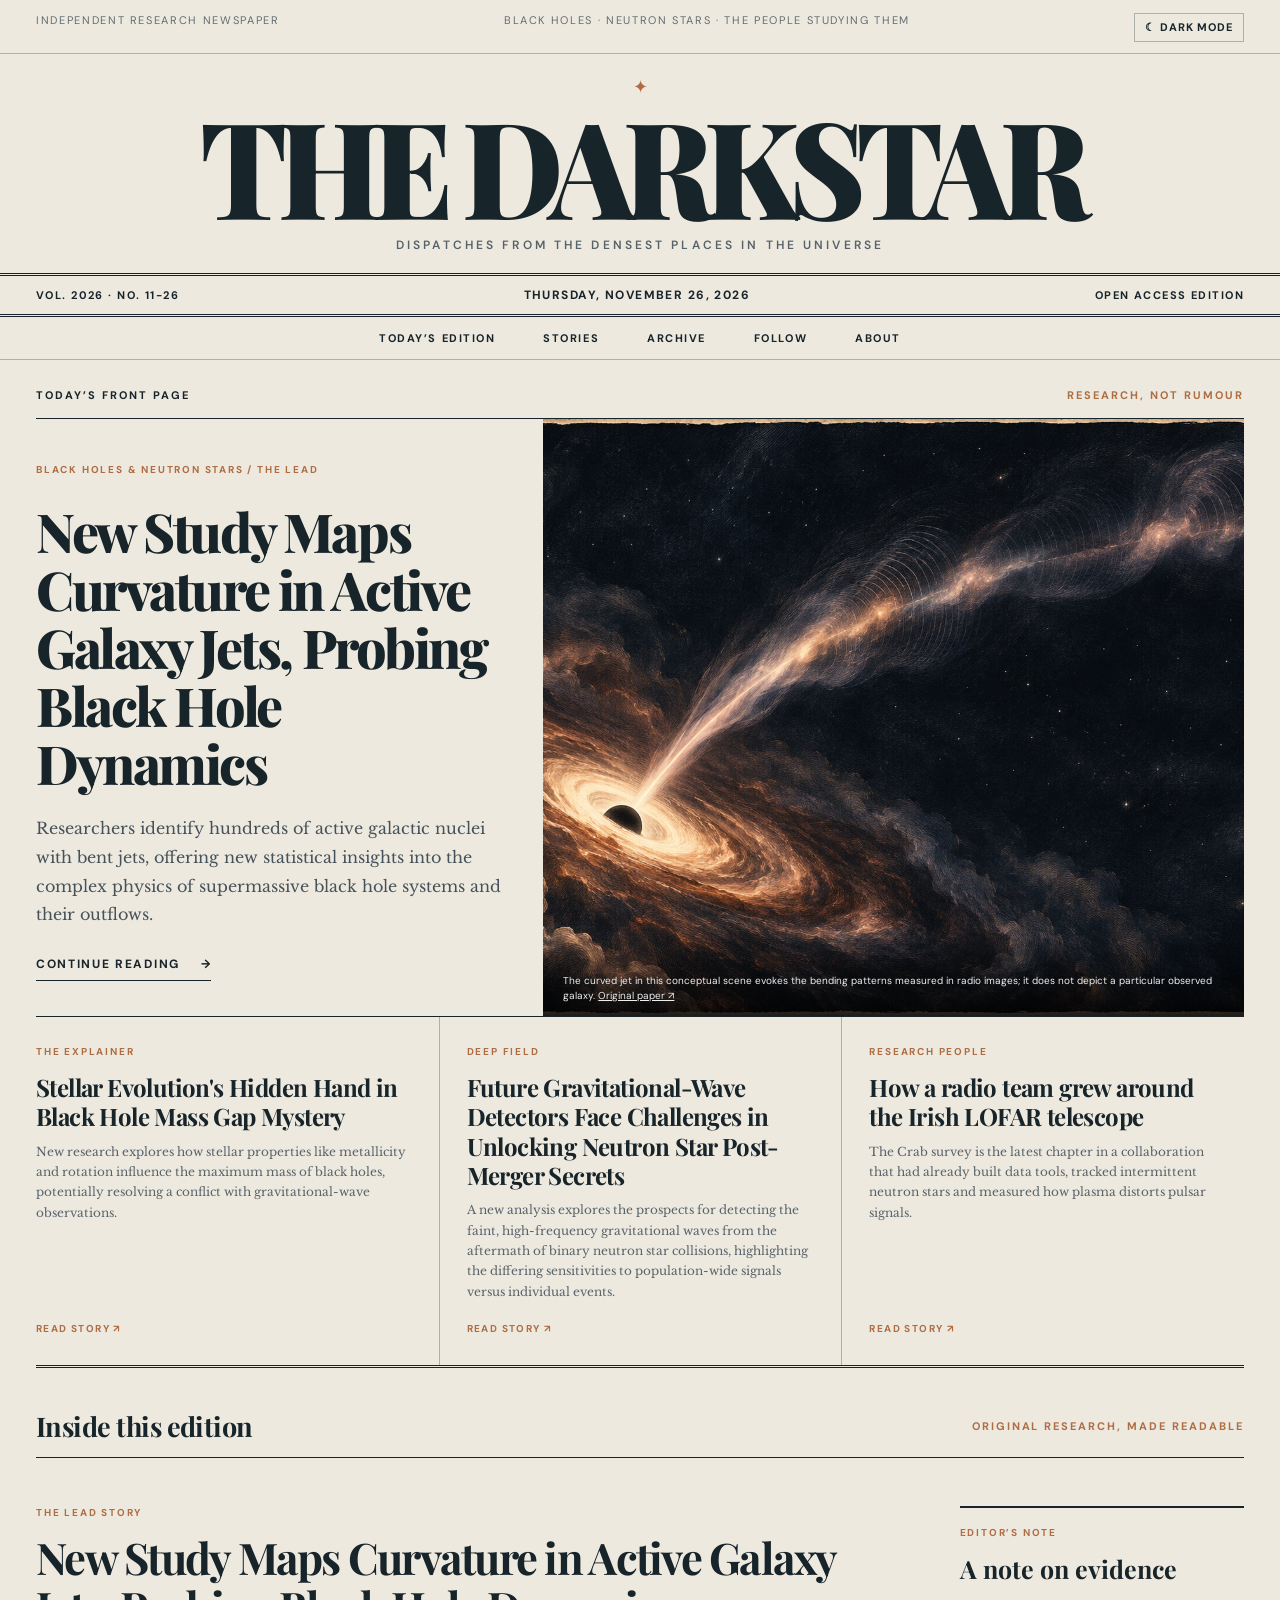
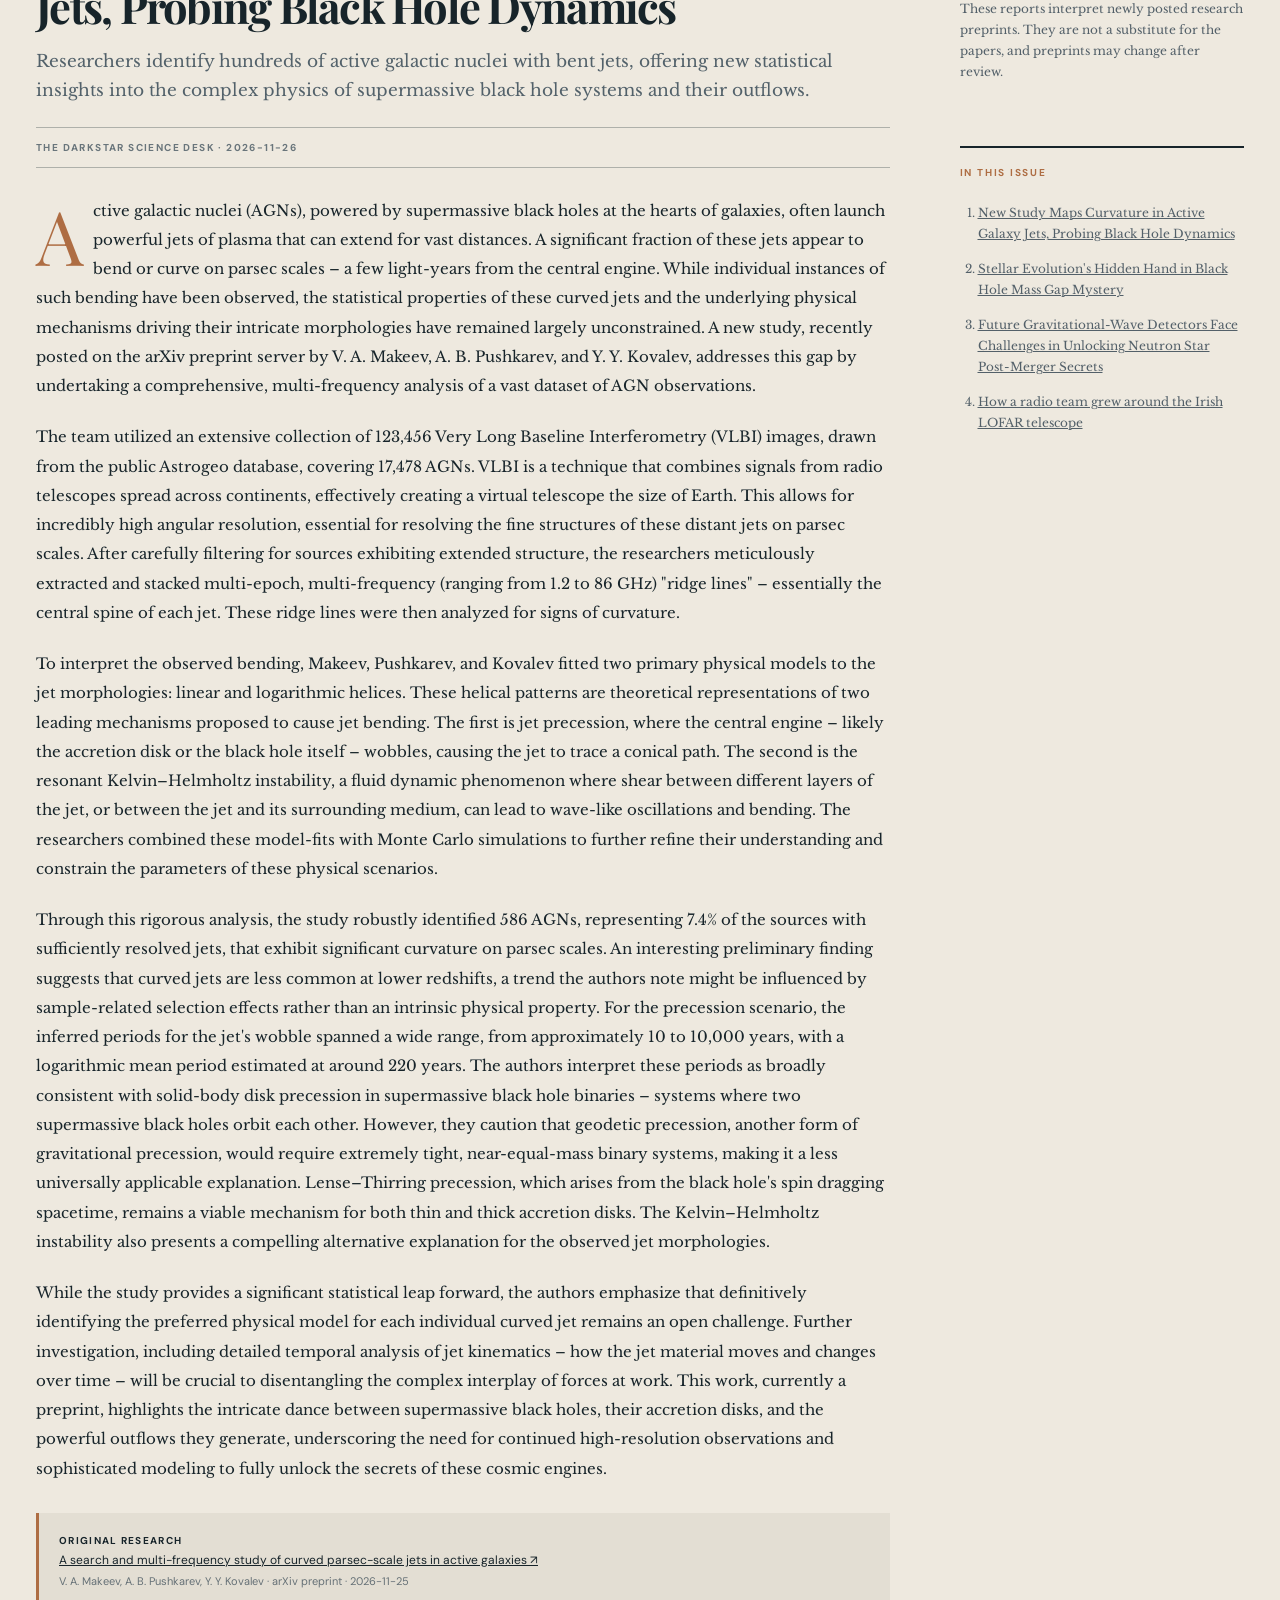
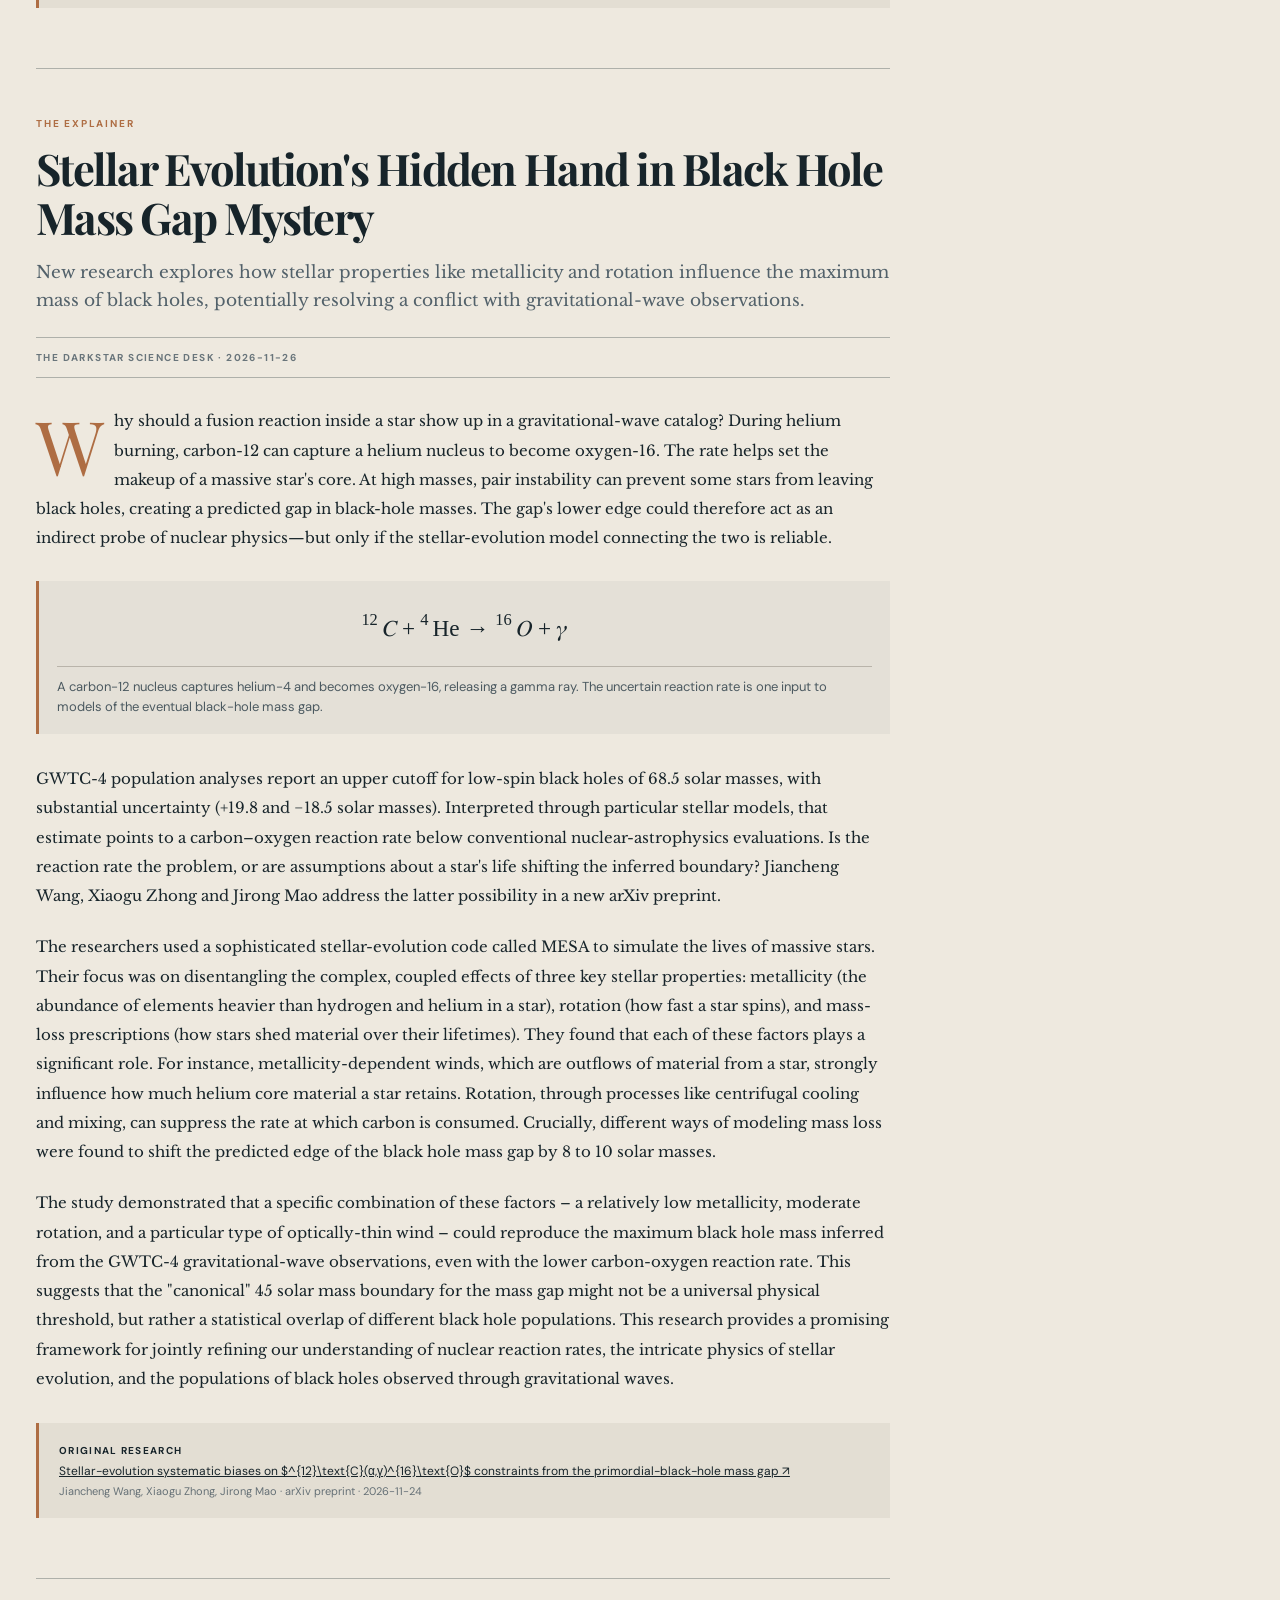
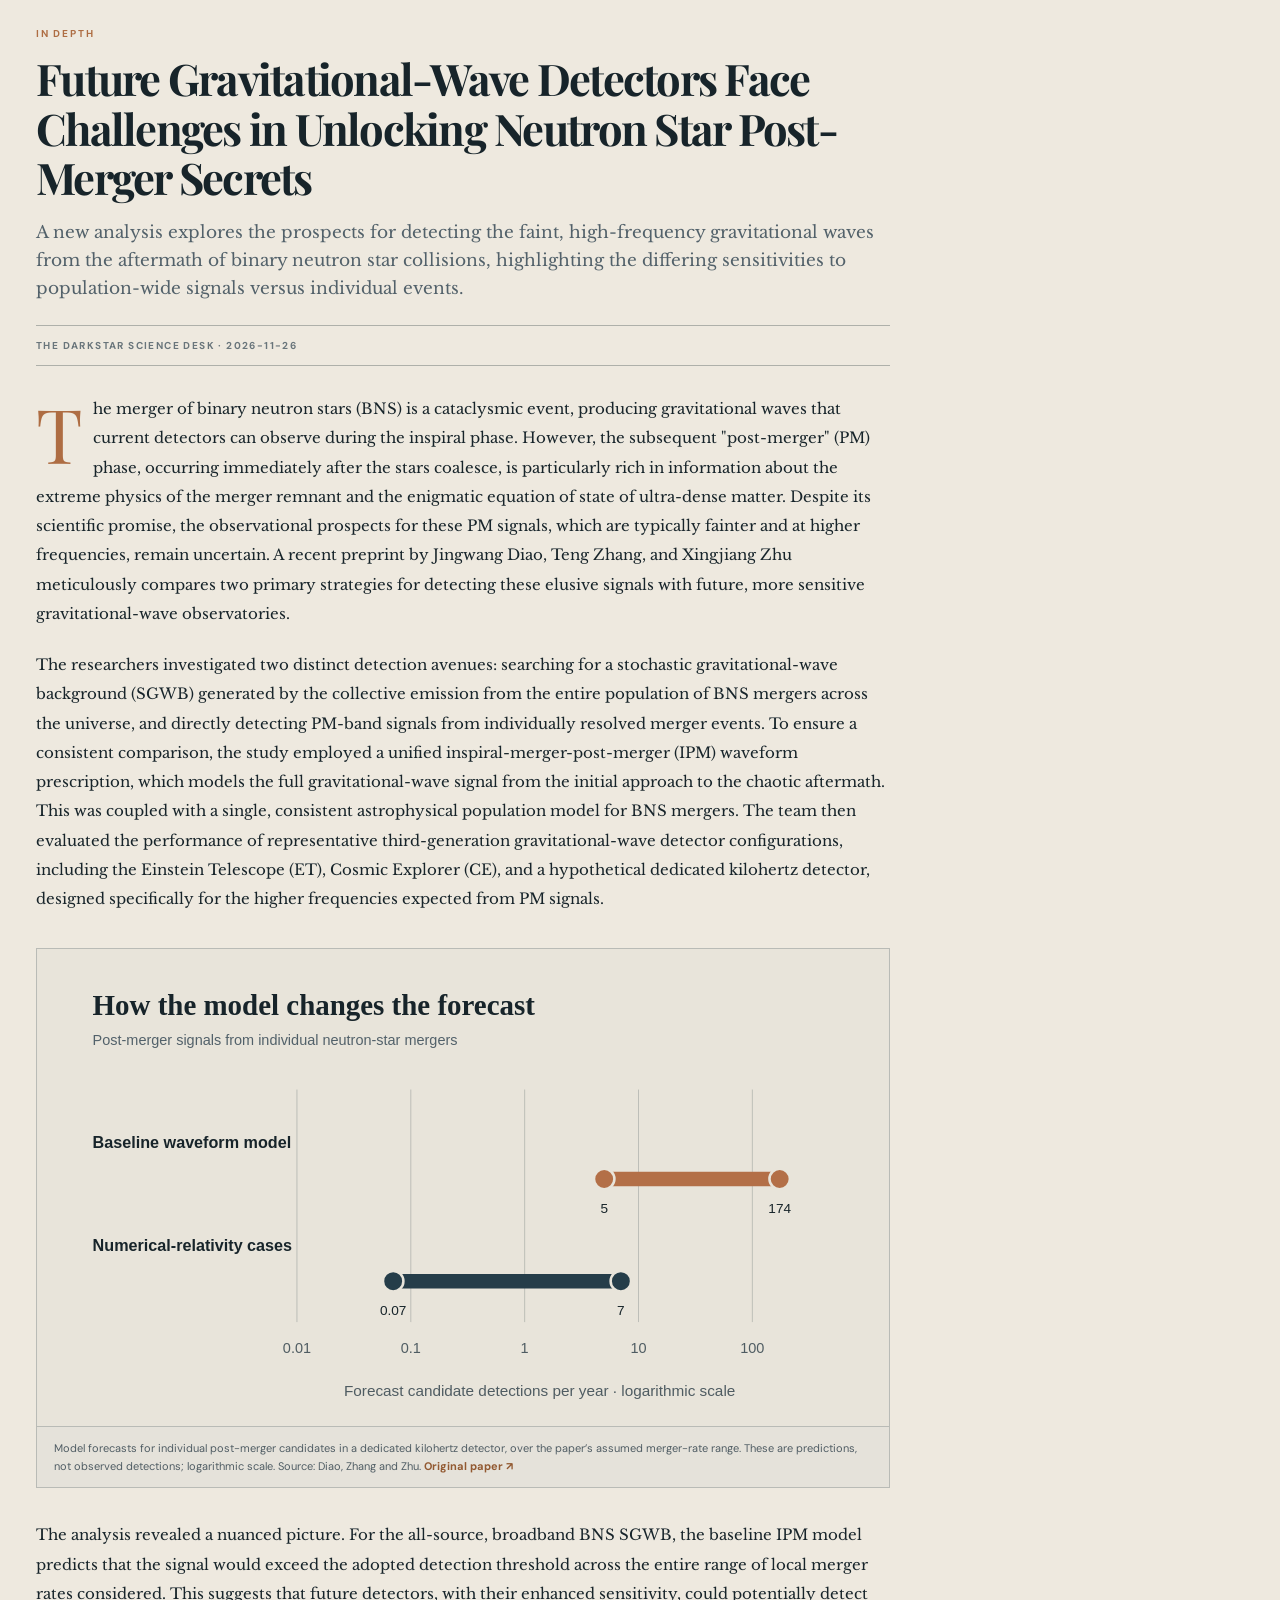
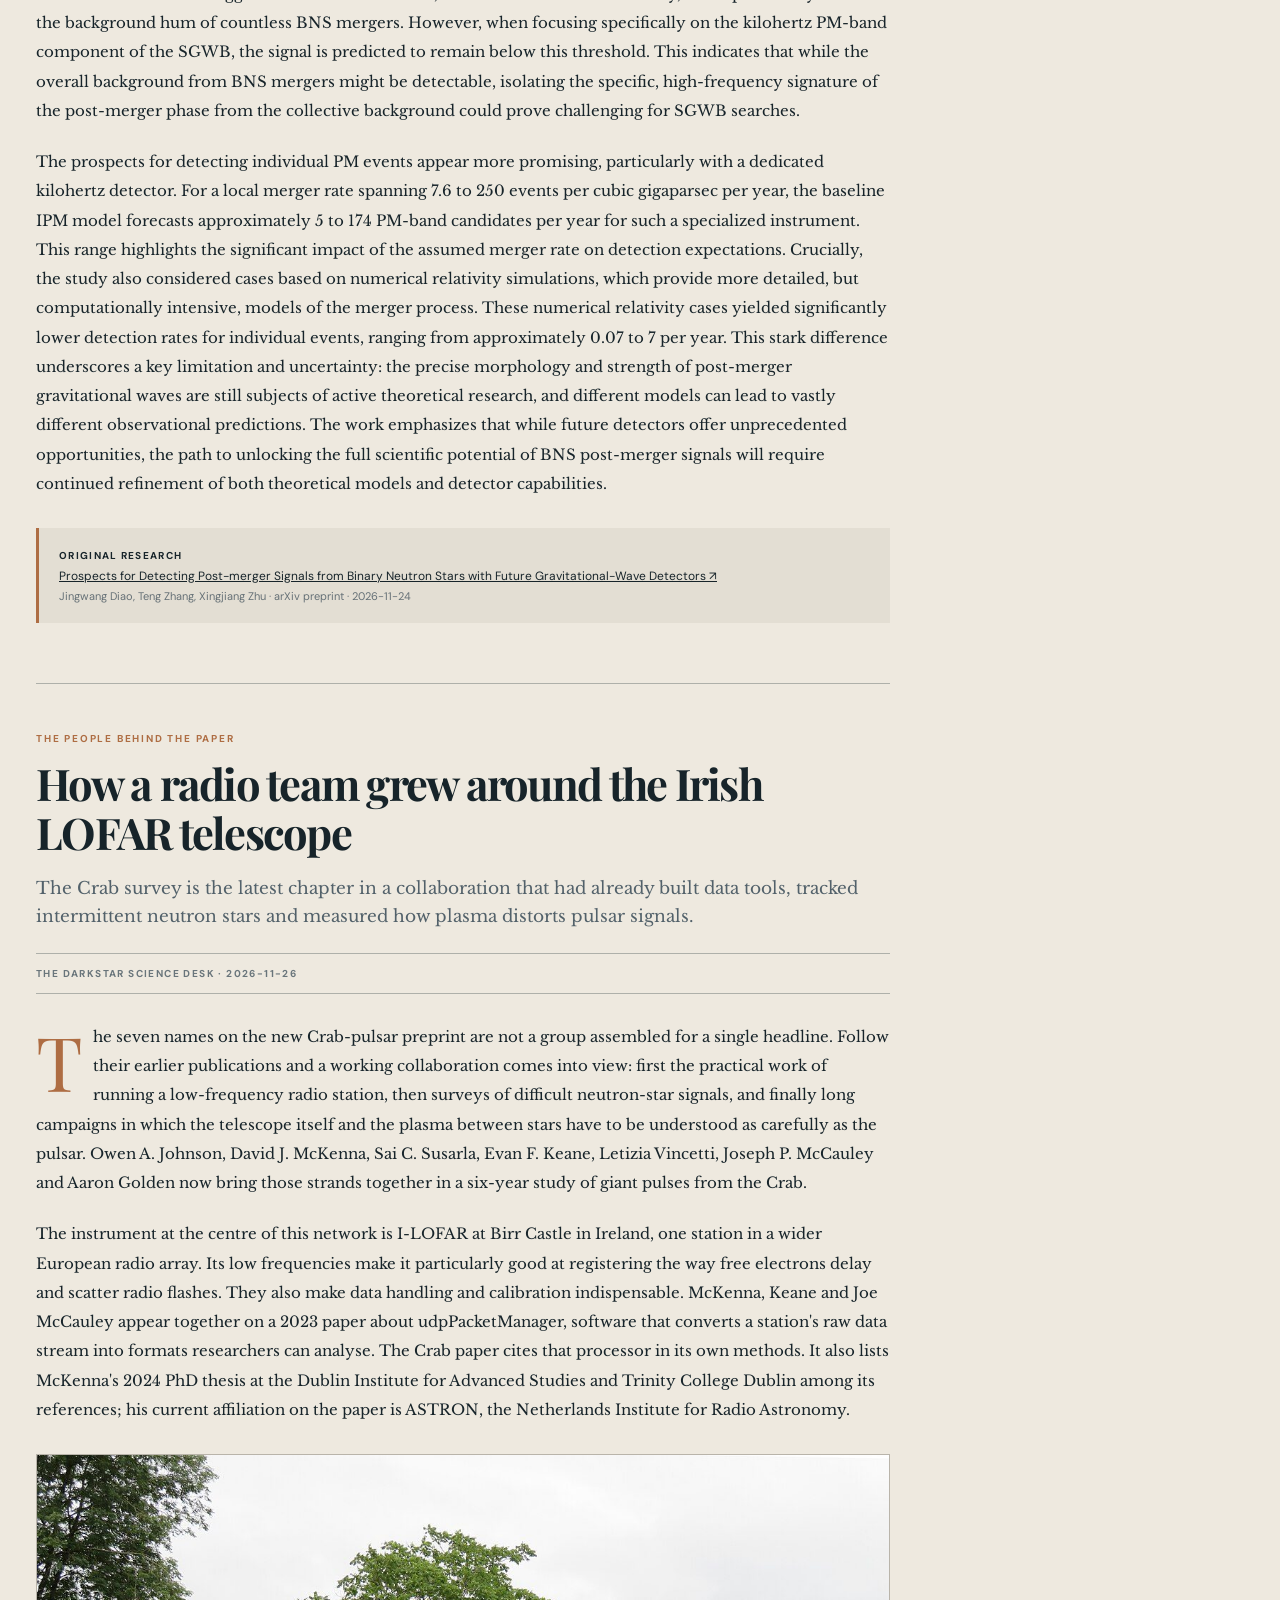
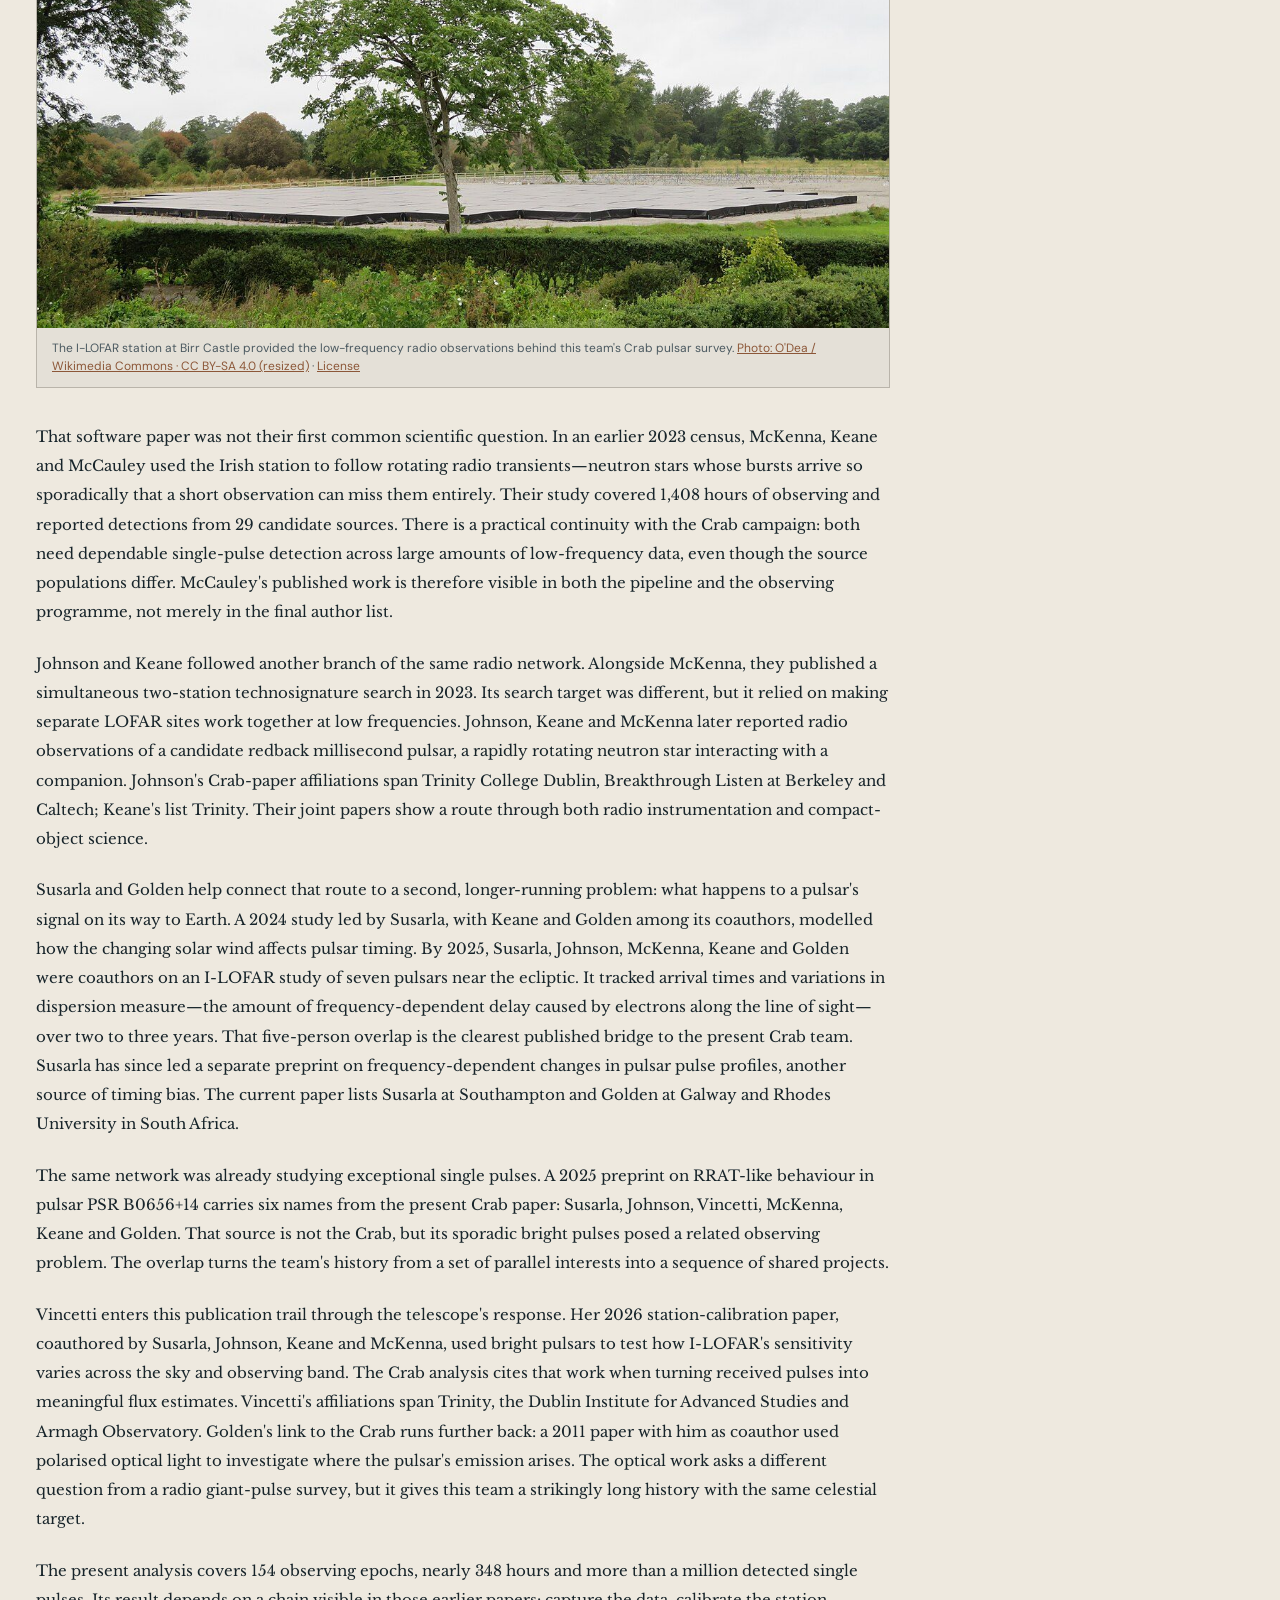
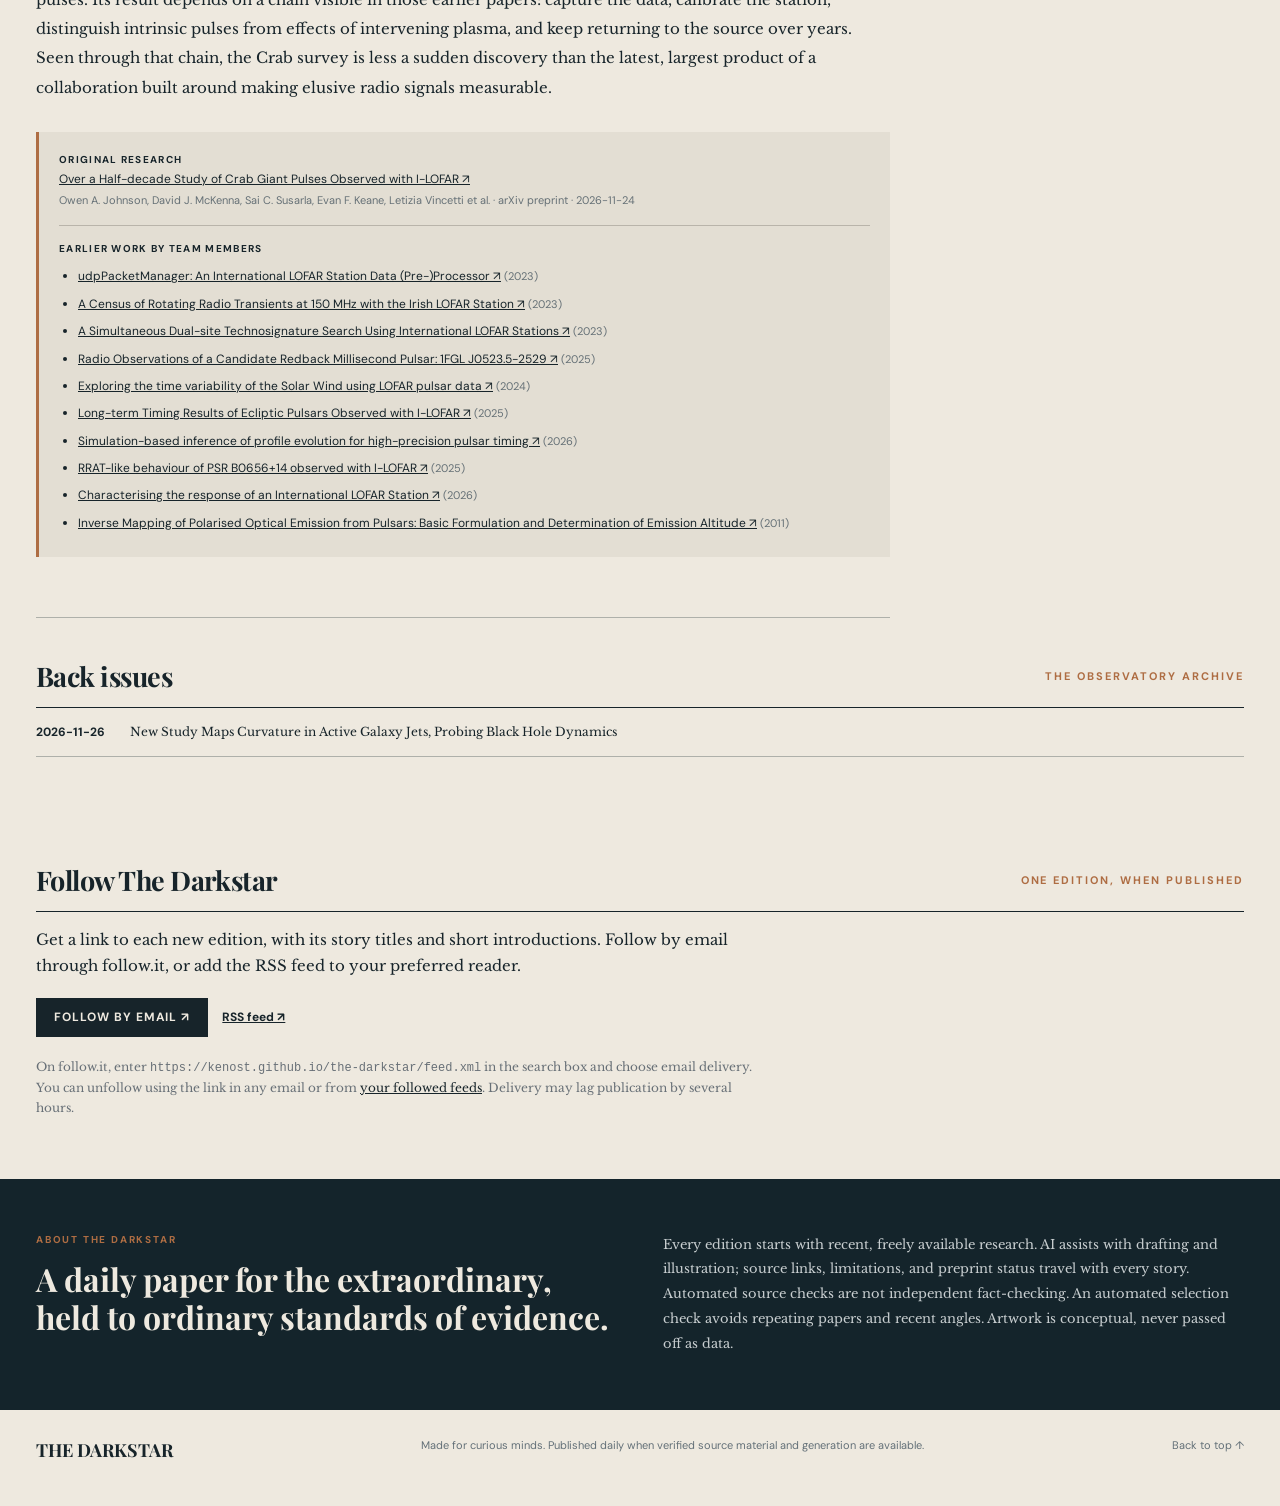
<file: issues/2026-11-26/index.html>
<!doctype html><html lang="en"><head><meta charset="utf-8"><meta name="viewport" content="width=device-width,initial-scale=1"><meta name="theme-color" content="#eee9df"><meta name="description" content="The Darkstar: a daily research newspaper about black holes and neutron stars."><link rel="canonical" href="https://kenost.github.io/the-darkstar/issues/2026-11-26/"><link rel="alternate" type="application/rss+xml" title="The Darkstar daily editions" href="../../feed.xml"><title>The Darkstar — 2026-11-26</title><script>try{if(localStorage.getItem('darkstar-theme')==='dark')document.documentElement.dataset.theme='dark'}catch(e){}</script><link rel="stylesheet" href="../../style.css"><script src="../../theme.js" defer></script></head><body>
<div class="topline"><span>Independent research newspaper</span><span>Black holes · Neutron stars · The people studying them</span><button class="theme-toggle" type="button" aria-label="Switch to dark mode" aria-pressed="false">☾ <span>Dark mode</span></button></div>
<header class="masthead" id="today"><div class="star">✦</div><div class="name">THE DARKSTAR</div><p>Dispatches from the densest places in the universe</p></header>
<div class="editionbar"><span>VOL. 2026 · NO. 11-26</span><span>Thursday, November 26, 2026</span><span>OPEN ACCESS EDITION</span></div><nav><a href="#today">Today’s edition</a><a href="#stories">Stories</a><a href="#archive">Archive</a><a href="#follow">Follow</a><a href="#about">About</a></nav>
<main><section class="front" aria-label="Front page"><div class="sectionlabel"><span>Today’s front page</span><span>RESEARCH, NOT RUMOUR</span></div>
<div class="leadgrid"><div class="leadcopy"><div class="eyebrow">BLACK HOLES &amp; NEUTRON STARS / THE LEAD</div><h1><a href="#story-0">New Study Maps Curvature in Active Galaxy Jets, Probing Black Hole Dynamics</a></h1><p class="leaddeck">Researchers identify hundreds of active galactic nuclei with bent jets, offering new statistical insights into the complex physics of supermassive black hole systems and their outflows.</p><a class="continue" href="#story-0">Continue reading <span>→</span></a></div><figure class="cover"><img src="../../assets/2026-11-26-cover.png" alt="Conceptual painted scene of a black hole surrounded by a bright disc and launching a gently curving jet."><figcaption>The curved jet in this conceptual scene evokes the bending patterns measured in radio images; it does not depict a particular observed galaxy. <a href="https://arxiv.org/html/2611.34496">Original paper ↗</a></figcaption></figure></div>
<div class="teasers" id="stories"><a class="teaser" href="#story-1"><span class="eyebrow">The explainer</span><h3>Stellar Evolution&#x27;s Hidden Hand in Black Hole Mass Gap Mystery</h3><p>New research explores how stellar properties like metallicity and rotation influence the maximum mass of black holes, potentially resolving a conflict with gravitational-wave observations.</p><span class="readmore">Read story ↗</span></a><a class="teaser" href="#story-2"><span class="eyebrow">Deep field</span><h3>Future Gravitational-Wave Detectors Face Challenges in Unlocking Neutron Star Post-Merger Secrets</h3><p>A new analysis explores the prospects for detecting the faint, high-frequency gravitational waves from the aftermath of binary neutron star collisions, highlighting the differing sensitivities to population-wide signals versus individual events.</p><span class="readmore">Read story ↗</span></a><a class="teaser" href="#story-3"><span class="eyebrow">Research people</span><h3>How a radio team grew around the Irish LOFAR telescope</h3><p>The Crab survey is the latest chapter in a collaboration that had already built data tools, tracked intermittent neutron stars and measured how plasma distorts pulsar signals.</p><span class="readmore">Read story ↗</span></a></div></section>
<div class="rule-title"><span>Inside this edition</span><span>ORIGINAL RESEARCH, MADE READABLE</span></div>
<div class="article-layout"><div class="article-main"><article class="story" id="story-0"><div class="eyebrow">The lead story</div><h2>New Study Maps Curvature in Active Galaxy Jets, Probing Black Hole Dynamics</h2><p class="deck">Researchers identify hundreds of active galactic nuclei with bent jets, offering new statistical insights into the complex physics of supermassive black hole systems and their outflows.</p><div class="byline">THE DARKSTAR SCIENCE DESK · 2026-11-26</div><div class="prose"><p>Active galactic nuclei (AGNs), powered by supermassive black holes at the hearts of galaxies, often launch powerful jets of plasma that can extend for vast distances. A significant fraction of these jets appear to bend or curve on parsec scales – a few light-years from the central engine. While individual instances of such bending have been observed, the statistical properties of these curved jets and the underlying physical mechanisms driving their intricate morphologies have remained largely unconstrained. A new study, recently posted on the arXiv preprint server by V. A. Makeev, A. B. Pushkarev, and Y. Y. Kovalev, addresses this gap by undertaking a comprehensive, multi-frequency analysis of a vast dataset of AGN observations.</p><p>The team utilized an extensive collection of 123,456 Very Long Baseline Interferometry (VLBI) images, drawn from the public Astrogeo database, covering 17,478 AGNs. VLBI is a technique that combines signals from radio telescopes spread across continents, effectively creating a virtual telescope the size of Earth. This allows for incredibly high angular resolution, essential for resolving the fine structures of these distant jets on parsec scales. After carefully filtering for sources exhibiting extended structure, the researchers meticulously extracted and stacked multi-epoch, multi-frequency (ranging from 1.2 to 86 GHz) &quot;ridge lines&quot; – essentially the central spine of each jet. These ridge lines were then analyzed for signs of curvature.</p><p>To interpret the observed bending, Makeev, Pushkarev, and Kovalev fitted two primary physical models to the jet morphologies: linear and logarithmic helices. These helical patterns are theoretical representations of two leading mechanisms proposed to cause jet bending. The first is jet precession, where the central engine – likely the accretion disk or the black hole itself – wobbles, causing the jet to trace a conical path. The second is the resonant Kelvin–Helmholtz instability, a fluid dynamic phenomenon where shear between different layers of the jet, or between the jet and its surrounding medium, can lead to wave-like oscillations and bending. The researchers combined these model-fits with Monte Carlo simulations to further refine their understanding and constrain the parameters of these physical scenarios.</p><p>Through this rigorous analysis, the study robustly identified 586 AGNs, representing 7.4% of the sources with sufficiently resolved jets, that exhibit significant curvature on parsec scales. An interesting preliminary finding suggests that curved jets are less common at lower redshifts, a trend the authors note might be influenced by sample-related selection effects rather than an intrinsic physical property. For the precession scenario, the inferred periods for the jet&#x27;s wobble spanned a wide range, from approximately 10 to 10,000 years, with a logarithmic mean period estimated at around 220 years. The authors interpret these periods as broadly consistent with solid-body disk precession in supermassive black hole binaries – systems where two supermassive black holes orbit each other. However, they caution that geodetic precession, another form of gravitational precession, would require extremely tight, near-equal-mass binary systems, making it a less universally applicable explanation. Lense–Thirring precession, which arises from the black hole&#x27;s spin dragging spacetime, remains a viable mechanism for both thin and thick accretion disks. The Kelvin–Helmholtz instability also presents a compelling alternative explanation for the observed jet morphologies.</p><p>While the study provides a significant statistical leap forward, the authors emphasize that definitively identifying the preferred physical model for each individual curved jet remains an open challenge. Further investigation, including detailed temporal analysis of jet kinematics – how the jet material moves and changes over time – will be crucial to disentangling the complex interplay of forces at work. This work, currently a preprint, highlights the intricate dance between supermassive black holes, their accretion disks, and the powerful outflows they generate, underscoring the need for continued high-resolution observations and sophisticated modeling to fully unlock the secrets of these cosmic engines.</p></div><div class="sourcebox"><strong>Original research</strong><br><a href="https://arxiv.org/html/2611.34496" target="_blank" rel="noopener noreferrer">A search and multi-frequency study of curved parsec-scale jets in active galaxies ↗</a><br><span>V. A. Makeev, A. B. Pushkarev, Y. Y. Kovalev · arXiv preprint · 2026-11-25</span></div></article><article class="story" id="story-1"><div class="eyebrow">The explainer</div><h2>Stellar Evolution&#x27;s Hidden Hand in Black Hole Mass Gap Mystery</h2><p class="deck">New research explores how stellar properties like metallicity and rotation influence the maximum mass of black holes, potentially resolving a conflict with gravitational-wave observations.</p><div class="byline">THE DARKSTAR SCIENCE DESK · 2026-11-26</div><div class="prose"><p>Why should a fusion reaction inside a star show up in a gravitational-wave catalog? During helium burning, carbon-12 can capture a helium nucleus to become oxygen-16. The rate helps set the makeup of a massive star&#x27;s core. At high masses, pair instability can prevent some stars from leaving black holes, creating a predicted gap in black-hole masses. The gap&#x27;s lower edge could therefore act as an indirect probe of nuclear physics—but only if the stellar-evolution model connecting the two is reliable.</p><figure class="equation"><div class="math-wrap"><math xmlns="http://www.w3.org/1998/Math/MathML" display="inline"><mrow><msup><mrow /><mrow><mn>12</mn></mrow></msup><mi>&#x00043;</mi><mo>&#x0002B;</mo><msup><mrow /><mrow><mn>4</mn></mrow></msup><mrow><mi mathvariant="normal">H</mi><mi mathvariant="normal">e</mi></mrow><mo>&#x02192;</mo><msup><mrow /><mrow><mn>16</mn></mrow></msup><mi>&#x0004F;</mi><mo>&#x0002B;</mo><mi>&#x003B3;</mi></mrow></math></div><figcaption>A carbon-12 nucleus captures helium-4 and becomes oxygen-16, releasing a gamma ray. The uncertain reaction rate is one input to models of the eventual black-hole mass gap.</figcaption></figure><p>GWTC-4 population analyses report an upper cutoff for low-spin black holes of 68.5 solar masses, with substantial uncertainty (+19.8 and −18.5 solar masses). Interpreted through particular stellar models, that estimate points to a carbon–oxygen reaction rate below conventional nuclear-astrophysics evaluations. Is the reaction rate the problem, or are assumptions about a star&#x27;s life shifting the inferred boundary? Jiancheng Wang, Xiaogu Zhong and Jirong Mao address the latter possibility in a new arXiv preprint.</p><p>The researchers used a sophisticated stellar-evolution code called MESA to simulate the lives of massive stars. Their focus was on disentangling the complex, coupled effects of three key stellar properties: metallicity (the abundance of elements heavier than hydrogen and helium in a star), rotation (how fast a star spins), and mass-loss prescriptions (how stars shed material over their lifetimes). They found that each of these factors plays a significant role. For instance, metallicity-dependent winds, which are outflows of material from a star, strongly influence how much helium core material a star retains. Rotation, through processes like centrifugal cooling and mixing, can suppress the rate at which carbon is consumed. Crucially, different ways of modeling mass loss were found to shift the predicted edge of the black hole mass gap by 8 to 10 solar masses.</p><p>The study demonstrated that a specific combination of these factors – a relatively low metallicity, moderate rotation, and a particular type of optically-thin wind – could reproduce the maximum black hole mass inferred from the GWTC-4 gravitational-wave observations, even with the lower carbon-oxygen reaction rate. This suggests that the &quot;canonical&quot; 45 solar mass boundary for the mass gap might not be a universal physical threshold, but rather a statistical overlap of different black hole populations. This research provides a promising framework for jointly refining our understanding of nuclear reaction rates, the intricate physics of stellar evolution, and the populations of black holes observed through gravitational waves.</p></div><div class="sourcebox"><strong>Original research</strong><br><a href="https://arxiv.org/html/2611.32692" target="_blank" rel="noopener noreferrer">Stellar-evolution systematic biases on $^{12}\text{C}(α,γ)^{16}\text{O}$ constraints from the primordial-black-hole mass gap ↗</a><br><span>Jiancheng Wang, Xiaogu Zhong, Jirong Mao · arXiv preprint · 2026-11-24</span></div></article><article class="story" id="story-2"><div class="eyebrow">In depth</div><h2>Future Gravitational-Wave Detectors Face Challenges in Unlocking Neutron Star Post-Merger Secrets</h2><p class="deck">A new analysis explores the prospects for detecting the faint, high-frequency gravitational waves from the aftermath of binary neutron star collisions, highlighting the differing sensitivities to population-wide signals versus individual events.</p><div class="byline">THE DARKSTAR SCIENCE DESK · 2026-11-26</div><div class="prose"><p>The merger of binary neutron stars (BNS) is a cataclysmic event, producing gravitational waves that current detectors can observe during the inspiral phase. However, the subsequent &quot;post-merger&quot; (PM) phase, occurring immediately after the stars coalesce, is particularly rich in information about the extreme physics of the merger remnant and the enigmatic equation of state of ultra-dense matter. Despite its scientific promise, the observational prospects for these PM signals, which are typically fainter and at higher frequencies, remain uncertain. A recent preprint by Jingwang Diao, Teng Zhang, and Xingjiang Zhu meticulously compares two primary strategies for detecting these elusive signals with future, more sensitive gravitational-wave observatories.</p><p>The researchers investigated two distinct detection avenues: searching for a stochastic gravitational-wave background (SGWB) generated by the collective emission from the entire population of BNS mergers across the universe, and directly detecting PM-band signals from individually resolved merger events. To ensure a consistent comparison, the study employed a unified inspiral-merger-post-merger (IPM) waveform prescription, which models the full gravitational-wave signal from the initial approach to the chaotic aftermath. This was coupled with a single, consistent astrophysical population model for BNS mergers. The team then evaluated the performance of representative third-generation gravitational-wave detector configurations, including the Einstein Telescope (ET), Cosmic Explorer (CE), and a hypothetical dedicated kilohertz detector, designed specifically for the higher frequencies expected from PM signals.</p><figure class="research-visual"><a href="../../assets/2026-11-26-story-2.svg" target="_blank" rel="noopener noreferrer" aria-label="Open illustration at full size"><img loading="lazy" src="../../assets/2026-11-26-story-2.svg" alt="Logarithmic range chart comparing 5 to 174 yearly candidates in the baseline model with 0.07 to 7 in numerical-relativity cases."></a><figcaption>Model forecasts for individual post-merger candidates in a dedicated kilohertz detector, over the paper’s assumed merger-rate range. These are predictions, not observed detections; logarithmic scale. Source: Diao, Zhang and Zhu. <a href="https://arxiv.org/html/2611.31857" target="_blank" rel="noopener noreferrer">Original paper ↗</a></figcaption></figure><p>The analysis revealed a nuanced picture. For the all-source, broadband BNS SGWB, the baseline IPM model predicts that the signal would exceed the adopted detection threshold across the entire range of local merger rates considered. This suggests that future detectors, with their enhanced sensitivity, could potentially detect the background hum of countless BNS mergers. However, when focusing specifically on the kilohertz PM-band component of the SGWB, the signal is predicted to remain below this threshold. This indicates that while the overall background from BNS mergers might be detectable, isolating the specific, high-frequency signature of the post-merger phase from the collective background could prove challenging for SGWB searches.</p><p>The prospects for detecting individual PM events appear more promising, particularly with a dedicated kilohertz detector. For a local merger rate spanning 7.6 to 250 events per cubic gigaparsec per year, the baseline IPM model forecasts approximately 5 to 174 PM-band candidates per year for such a specialized instrument. This range highlights the significant impact of the assumed merger rate on detection expectations. Crucially, the study also considered cases based on numerical relativity simulations, which provide more detailed, but computationally intensive, models of the merger process. These numerical relativity cases yielded significantly lower detection rates for individual events, ranging from approximately 0.07 to 7 per year. This stark difference underscores a key limitation and uncertainty: the precise morphology and strength of post-merger gravitational waves are still subjects of active theoretical research, and different models can lead to vastly different observational predictions. The work emphasizes that while future detectors offer unprecedented opportunities, the path to unlocking the full scientific potential of BNS post-merger signals will require continued refinement of both theoretical models and detector capabilities.</p></div><div class="sourcebox"><strong>Original research</strong><br><a href="https://arxiv.org/html/2611.31857" target="_blank" rel="noopener noreferrer">Prospects for Detecting Post-merger Signals from Binary Neutron Stars with Future Gravitational-Wave Detectors ↗</a><br><span>Jingwang Diao, Teng Zhang, Xingjiang Zhu · arXiv preprint · 2026-11-24</span></div></article><article class="story" id="story-3"><div class="eyebrow">The people behind the paper</div><h2>How a radio team grew around the Irish LOFAR telescope</h2><p class="deck">The Crab survey is the latest chapter in a collaboration that had already built data tools, tracked intermittent neutron stars and measured how plasma distorts pulsar signals.</p><div class="byline">THE DARKSTAR SCIENCE DESK · 2026-11-26</div><div class="prose"><p>The seven names on the new Crab-pulsar preprint are not a group assembled for a single headline. Follow their earlier publications and a working collaboration comes into view: first the practical work of running a low-frequency radio station, then surveys of difficult neutron-star signals, and finally long campaigns in which the telescope itself and the plasma between stars have to be understood as carefully as the pulsar. Owen A. Johnson, David J. McKenna, Sai C. Susarla, Evan F. Keane, Letizia Vincetti, Joseph P. McCauley and Aaron Golden now bring those strands together in a six-year study of giant pulses from the Crab.</p><p>The instrument at the centre of this network is I-LOFAR at Birr Castle in Ireland, one station in a wider European radio array. Its low frequencies make it particularly good at registering the way free electrons delay and scatter radio flashes. They also make data handling and calibration indispensable. McKenna, Keane and Joe McCauley appear together on a 2023 paper about udpPacketManager, software that converts a station&#x27;s raw data stream into formats researchers can analyse. The Crab paper cites that processor in its own methods. It also lists McKenna&#x27;s 2024 PhD thesis at the Dublin Institute for Advanced Studies and Trinity College Dublin among its references; his current affiliation on the paper is ASTRON, the Netherlands Institute for Radio Astronomy.</p><figure class="team-photo"><img loading="lazy" src="../../assets/i-lofar-telescope-odea-cc-by-sa-4.0.jpg" alt="The Irish LOFAR radio telescope antenna field at Birr Castle in Ireland, with a tree in the foreground."><figcaption>The I-LOFAR station at Birr Castle provided the low-frequency radio observations behind this team&#x27;s Crab pulsar survey. <a href="https://commons.wikimedia.org/wiki/File:I-LOFAR_telescope.jpg" target="_blank" rel="noopener noreferrer">Photo: O&#x27;Dea / Wikimedia Commons · CC BY-SA 4.0 (resized)</a> · <a href="https://creativecommons.org/licenses/by-sa/4.0/" target="_blank" rel="noopener noreferrer">License</a></figcaption></figure><p>That software paper was not their first common scientific question. In an earlier 2023 census, McKenna, Keane and McCauley used the Irish station to follow rotating radio transients—neutron stars whose bursts arrive so sporadically that a short observation can miss them entirely. Their study covered 1,408 hours of observing and reported detections from 29 candidate sources. There is a practical continuity with the Crab campaign: both need dependable single-pulse detection across large amounts of low-frequency data, even though the source populations differ. McCauley&#x27;s published work is therefore visible in both the pipeline and the observing programme, not merely in the final author list.</p><p>Johnson and Keane followed another branch of the same radio network. Alongside McKenna, they published a simultaneous two-station technosignature search in 2023. Its search target was different, but it relied on making separate LOFAR sites work together at low frequencies. Johnson, Keane and McKenna later reported radio observations of a candidate redback millisecond pulsar, a rapidly rotating neutron star interacting with a companion. Johnson&#x27;s Crab-paper affiliations span Trinity College Dublin, Breakthrough Listen at Berkeley and Caltech; Keane&#x27;s list Trinity. Their joint papers show a route through both radio instrumentation and compact-object science.</p><p>Susarla and Golden help connect that route to a second, longer-running problem: what happens to a pulsar&#x27;s signal on its way to Earth. A 2024 study led by Susarla, with Keane and Golden among its coauthors, modelled how the changing solar wind affects pulsar timing. By 2025, Susarla, Johnson, McKenna, Keane and Golden were coauthors on an I-LOFAR study of seven pulsars near the ecliptic. It tracked arrival times and variations in dispersion measure—the amount of frequency-dependent delay caused by electrons along the line of sight—over two to three years. That five-person overlap is the clearest published bridge to the present Crab team. Susarla has since led a separate preprint on frequency-dependent changes in pulsar pulse profiles, another source of timing bias. The current paper lists Susarla at Southampton and Golden at Galway and Rhodes University in South Africa.</p><p>The same network was already studying exceptional single pulses. A 2025 preprint on RRAT-like behaviour in pulsar PSR B0656+14 carries six names from the present Crab paper: Susarla, Johnson, Vincetti, McKenna, Keane and Golden. That source is not the Crab, but its sporadic bright pulses posed a related observing problem. The overlap turns the team&#x27;s history from a set of parallel interests into a sequence of shared projects.</p><p>Vincetti enters this publication trail through the telescope&#x27;s response. Her 2026 station-calibration paper, coauthored by Susarla, Johnson, Keane and McKenna, used bright pulsars to test how I-LOFAR&#x27;s sensitivity varies across the sky and observing band. The Crab analysis cites that work when turning received pulses into meaningful flux estimates. Vincetti&#x27;s affiliations span Trinity, the Dublin Institute for Advanced Studies and Armagh Observatory. Golden&#x27;s link to the Crab runs further back: a 2011 paper with him as coauthor used polarised optical light to investigate where the pulsar&#x27;s emission arises. The optical work asks a different question from a radio giant-pulse survey, but it gives this team a strikingly long history with the same celestial target.</p><p>The present analysis covers 154 observing epochs, nearly 348 hours and more than a million detected single pulses. Its result depends on a chain visible in those earlier papers: capture the data, calibrate the station, distinguish intrinsic pulses from effects of intervening plasma, and keep returning to the source over years. Seen through that chain, the Crab survey is less a sudden discovery than the latest, largest product of a collaboration built around making elusive radio signals measurable.</p></div><div class="sourcebox"><strong>Original research</strong><br><a href="https://arxiv.org/html/2611.33524" target="_blank" rel="noopener noreferrer">Over a Half-decade Study of Crab Giant Pulses Observed with I-LOFAR ↗</a><br><span>Owen A. Johnson, David J. McKenna, Sai C. Susarla, Evan F. Keane, Letizia Vincetti et al. · arXiv preprint · 2026-11-24</span><div class="earlier-research"><strong>Earlier work by team members</strong><ul><li><a href="https://arxiv.org/abs/2309.03228" target="_blank" rel="noopener noreferrer">udpPacketManager: An International LOFAR Station Data (Pre-)Processor ↗</a> <span>(2023)</span></li><li><a href="https://arxiv.org/html/2302.12661" target="_blank" rel="noopener noreferrer">A Census of Rotating Radio Transients at 150 MHz with the Irish LOFAR Station ↗</a> <span>(2023)</span></li><li><a href="https://arxiv.org/html/2310.15704" target="_blank" rel="noopener noreferrer">A Simultaneous Dual-site Technosignature Search Using International LOFAR Stations ↗</a> <span>(2023)</span></li><li><a href="https://arxiv.org/html/2508.15435" target="_blank" rel="noopener noreferrer">Radio Observations of a Candidate Redback Millisecond Pulsar: 1FGL J0523.5-2529 ↗</a> <span>(2025)</span></li><li><a href="https://arxiv.org/html/2409.09838" target="_blank" rel="noopener noreferrer">Exploring the time variability of the Solar Wind using LOFAR pulsar data ↗</a> <span>(2024)</span></li><li><a href="https://arxiv.org/html/2505.09549" target="_blank" rel="noopener noreferrer">Long-term Timing Results of Ecliptic Pulsars Observed with I-LOFAR ↗</a> <span>(2025)</span></li><li><a href="https://arxiv.org/html/2610.31450" target="_blank" rel="noopener noreferrer">Simulation-based inference of profile evolution for high-precision pulsar timing ↗</a> <span>(2026)</span></li><li><a href="https://arxiv.org/html/2507.04518" target="_blank" rel="noopener noreferrer">RRAT-like behaviour of PSR B0656+14 observed with I-LOFAR ↗</a> <span>(2025)</span></li><li><a href="https://arxiv.org/html/2607.19585" target="_blank" rel="noopener noreferrer">Characterising the response of an International LOFAR Station ↗</a> <span>(2026)</span></li><li><a href="https://arxiv.org/html/1106.5207" target="_blank" rel="noopener noreferrer">Inverse Mapping of Polarised Optical Emission from Pulsars: Basic Formulation and Determination of Emission Altitude ↗</a> <span>(2011)</span></li></ul></div></div></article></div><aside><div class="aside-box"><div class="eyebrow">EDITOR’S NOTE</div><h3>A note on evidence</h3><p>These reports interpret newly posted research preprints. They are not a substitute for the papers, and preprints may change after review.</p></div><div class="aside-box"><div class="eyebrow">IN THIS ISSUE</div><ol><li><a href="#story-0">New Study Maps Curvature in Active Galaxy Jets, Probing Black Hole Dynamics</a></li><li><a href="#story-1">Stellar Evolution&#x27;s Hidden Hand in Black Hole Mass Gap Mystery</a></li><li><a href="#story-2">Future Gravitational-Wave Detectors Face Challenges in Unlocking Neutron Star Post-Merger Secrets</a></li><li><a href="#story-3">How a radio team grew around the Irish LOFAR telescope</a></li></ol></div></aside></div>
<section class="archive" id="archive"><div class="rule-title"><span>Back issues</span><span>THE OBSERVATORY ARCHIVE</span></div><ul><li><a href="../../issues/2026-11-26/">2026-11-26 <span>New Study Maps Curvature in Active Galaxy Jets, Probing Black Hole Dynamics</span></a></li></ul></section>
<section class="follow" id="follow"><div class="rule-title"><span>Follow The Darkstar</span><span>ONE EDITION, WHEN PUBLISHED</span></div><p>Get a link to each new edition, with its story titles and short introductions. Follow by email through follow.it, or add the RSS feed to your preferred reader.</p><div class="follow-actions"><a class="follow-button" href="https://follow.it/feeds?enter-website=https://kenost.github.io/the-darkstar/" target="_blank" rel="noopener noreferrer">Follow by email ↗</a><a class="feed-link" href="../../feed.xml">RSS feed ↗</a></div><p class="follow-note">On follow.it, enter <code>https://kenost.github.io/the-darkstar/feed.xml</code> in the search box and choose email delivery. You can unfollow using the link in any email or from <a href="https://follow.it/followed-feeds" target="_blank" rel="noopener noreferrer">your followed feeds</a>. Delivery may lag publication by several hours.</p></section>
<section class="about" id="about"><div><div class="eyebrow">ABOUT THE DARKSTAR</div><h2>A daily paper for the extraordinary, held to ordinary standards of evidence.</h2></div><p>Every edition starts with recent, freely available research. AI assists with drafting and illustration; source links, limitations, and preprint status travel with every story. Automated source checks are not independent fact-checking. An automated selection check avoids repeating papers and recent angles. Artwork is conceptual, never passed off as data.</p></section></main>
<footer><strong>THE DARKSTAR</strong><span>Made for curious minds. Published daily when verified source material and generation are available.</span><a href="#today">Back to top ↑</a></footer></body></html>
</file>
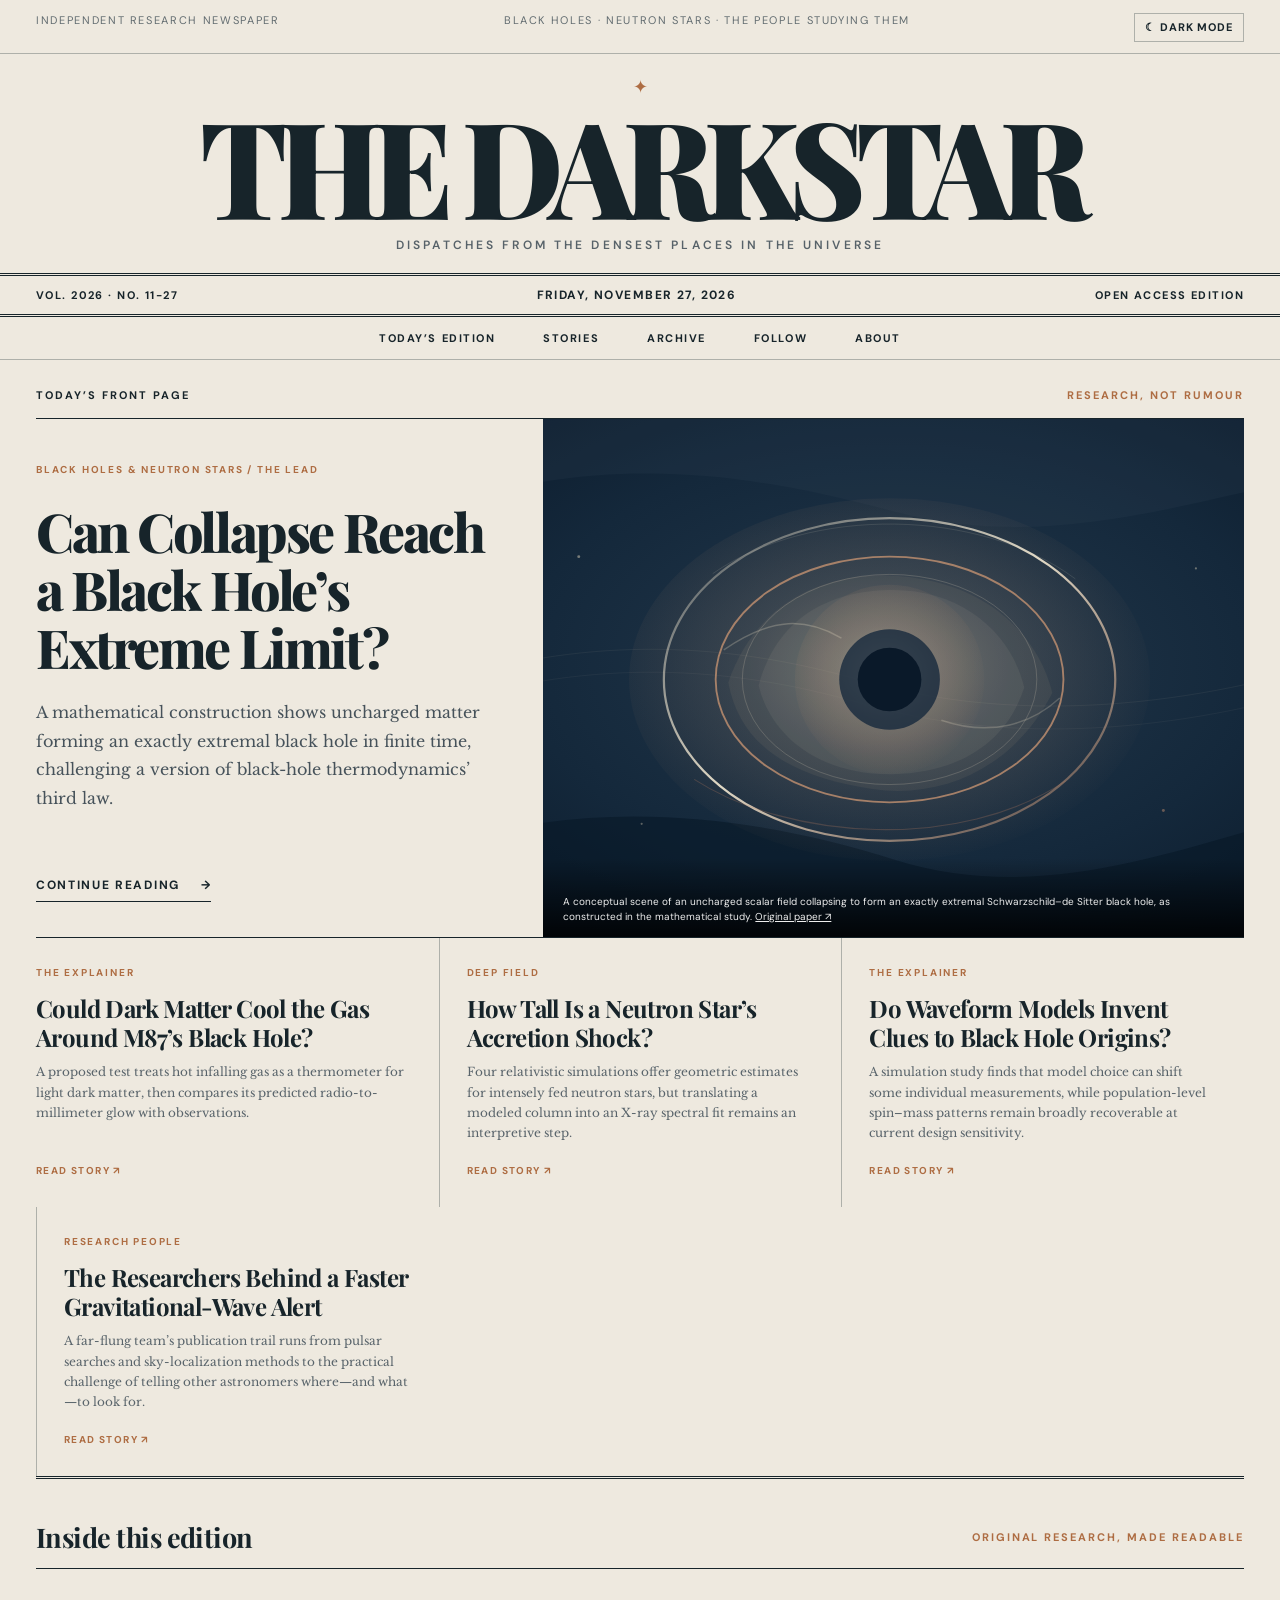
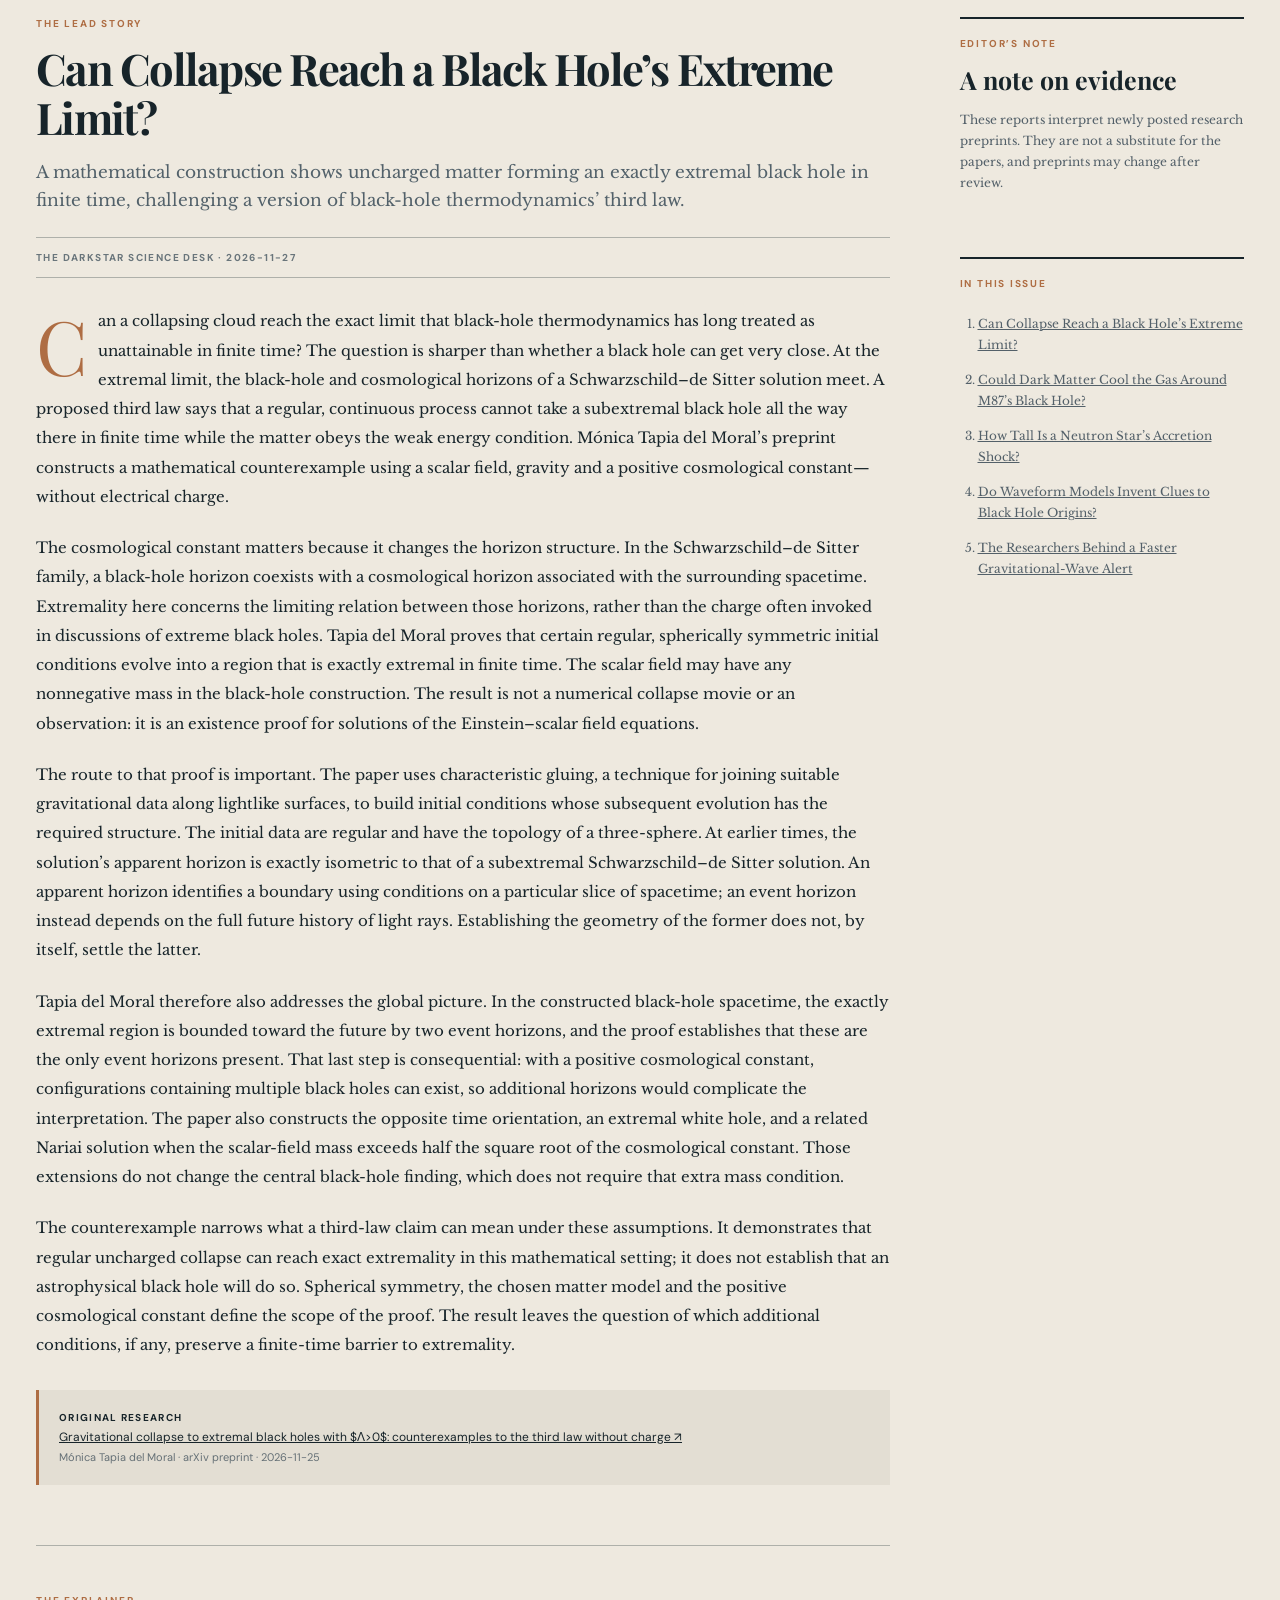
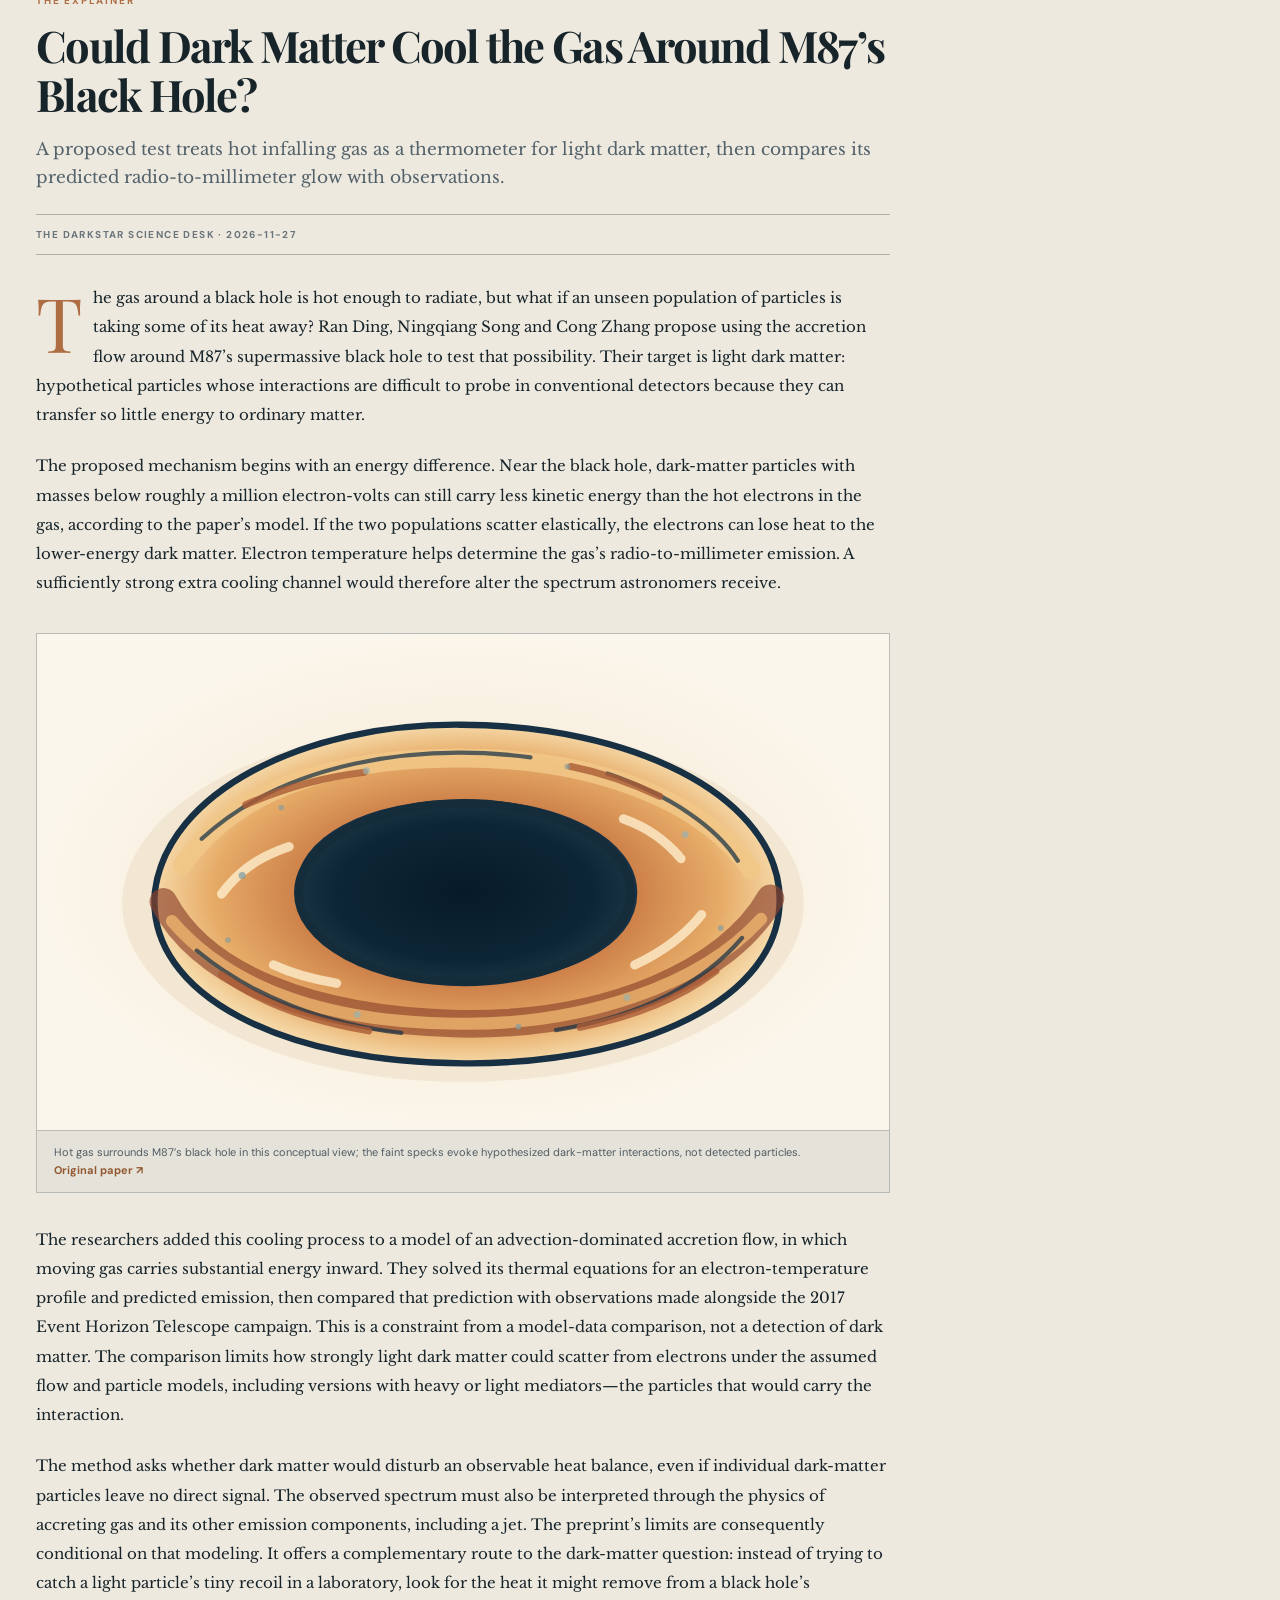
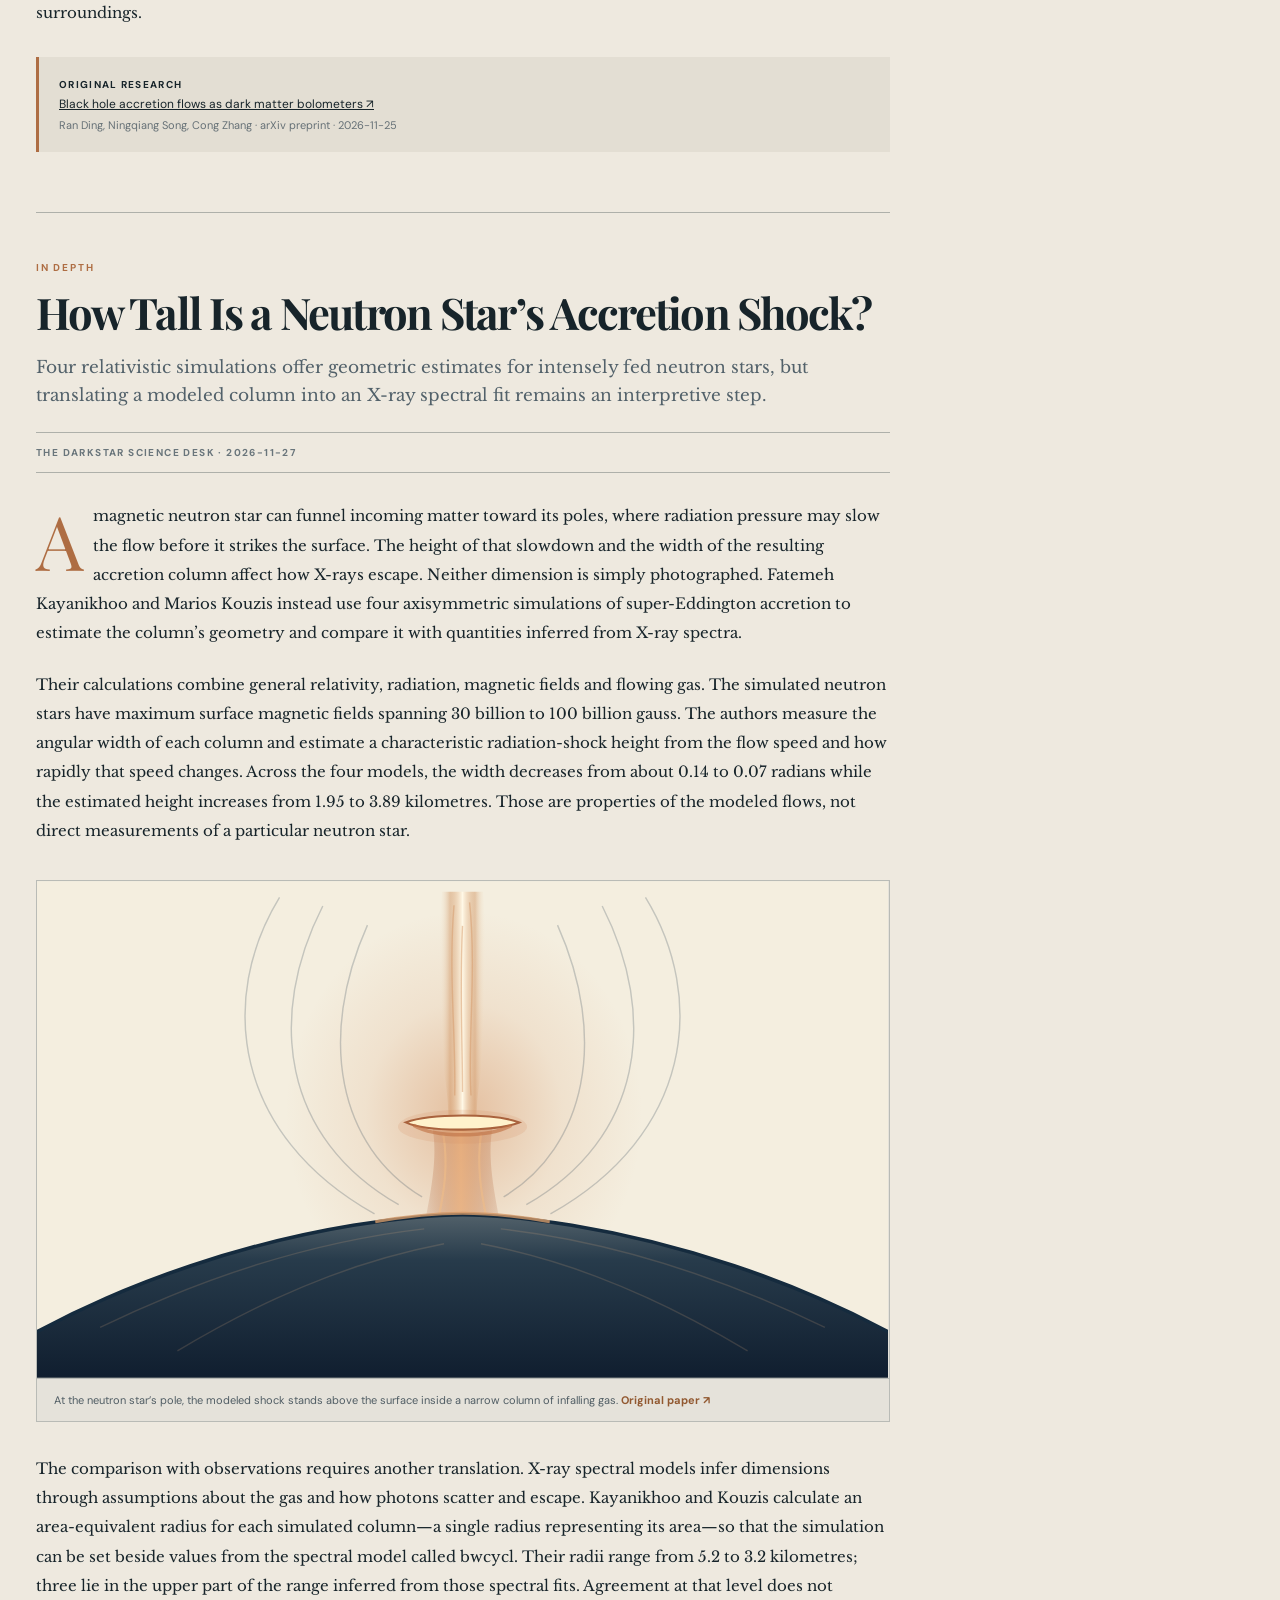
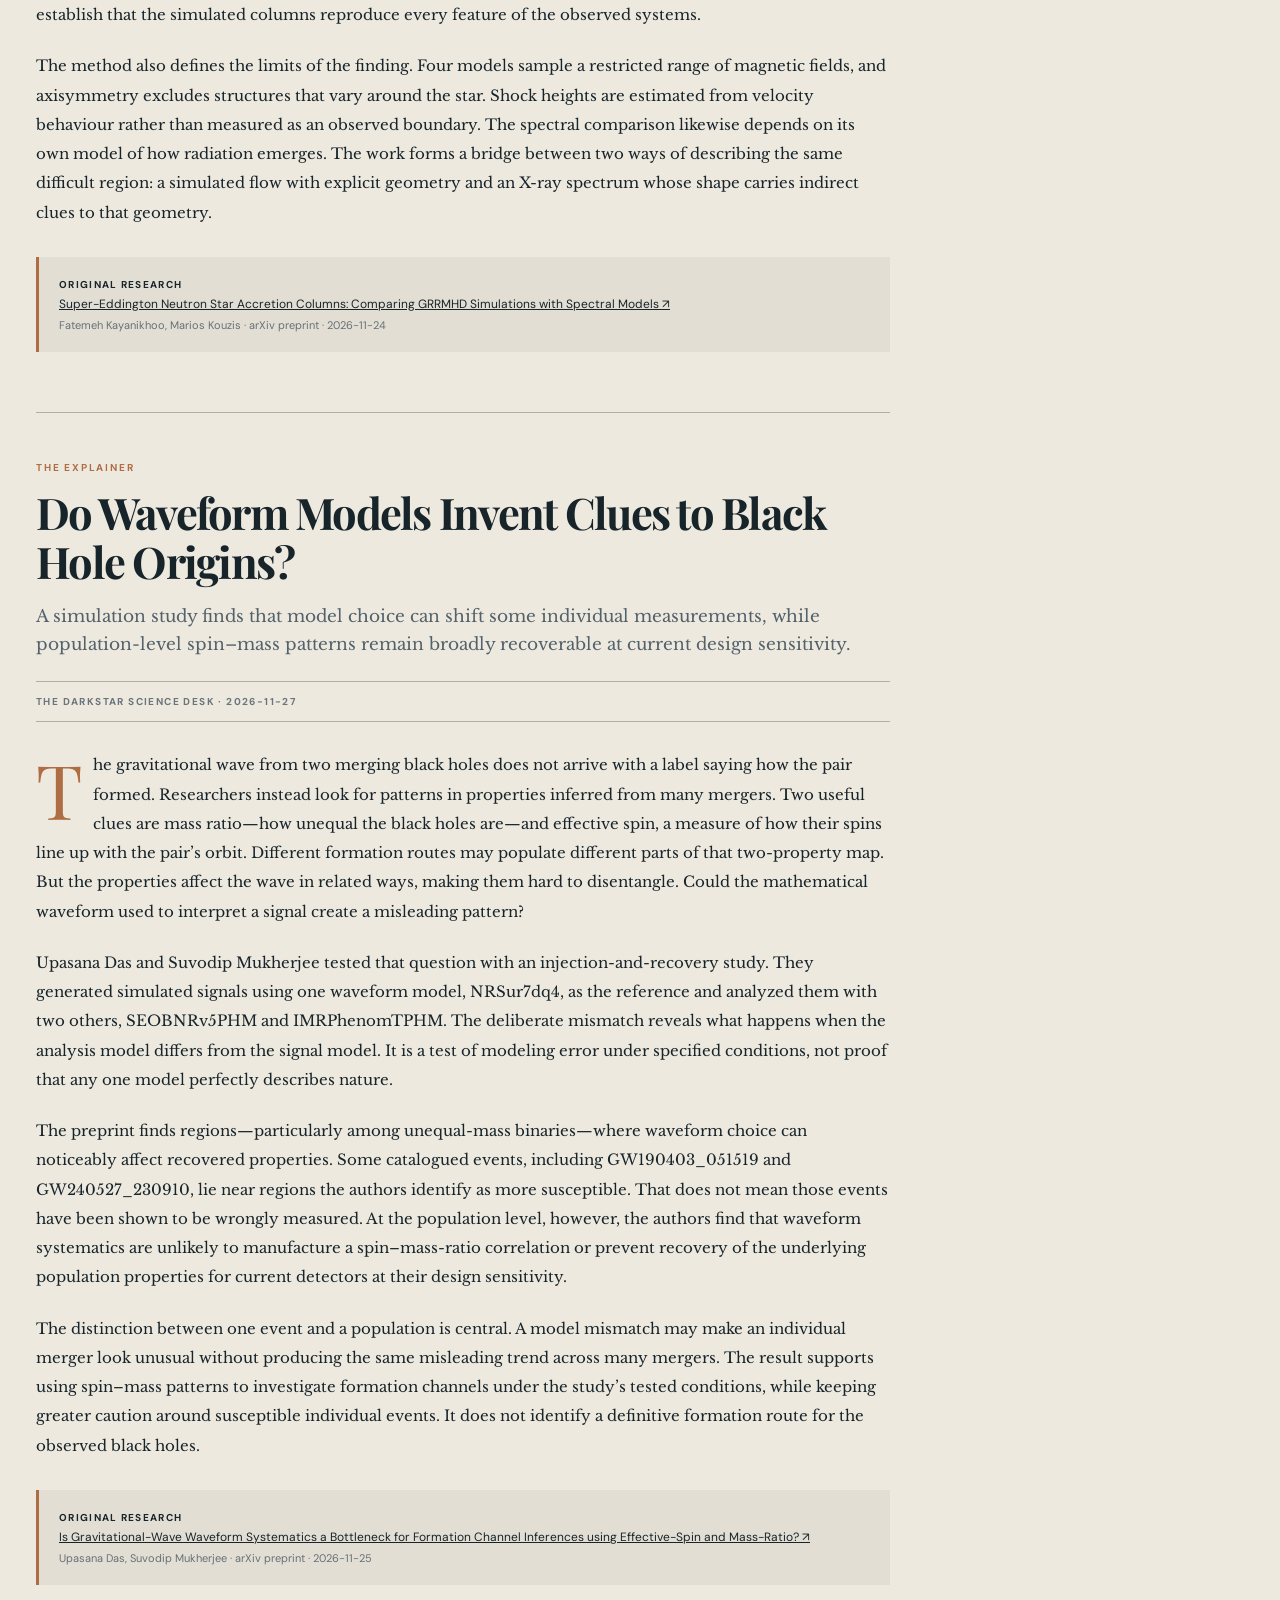
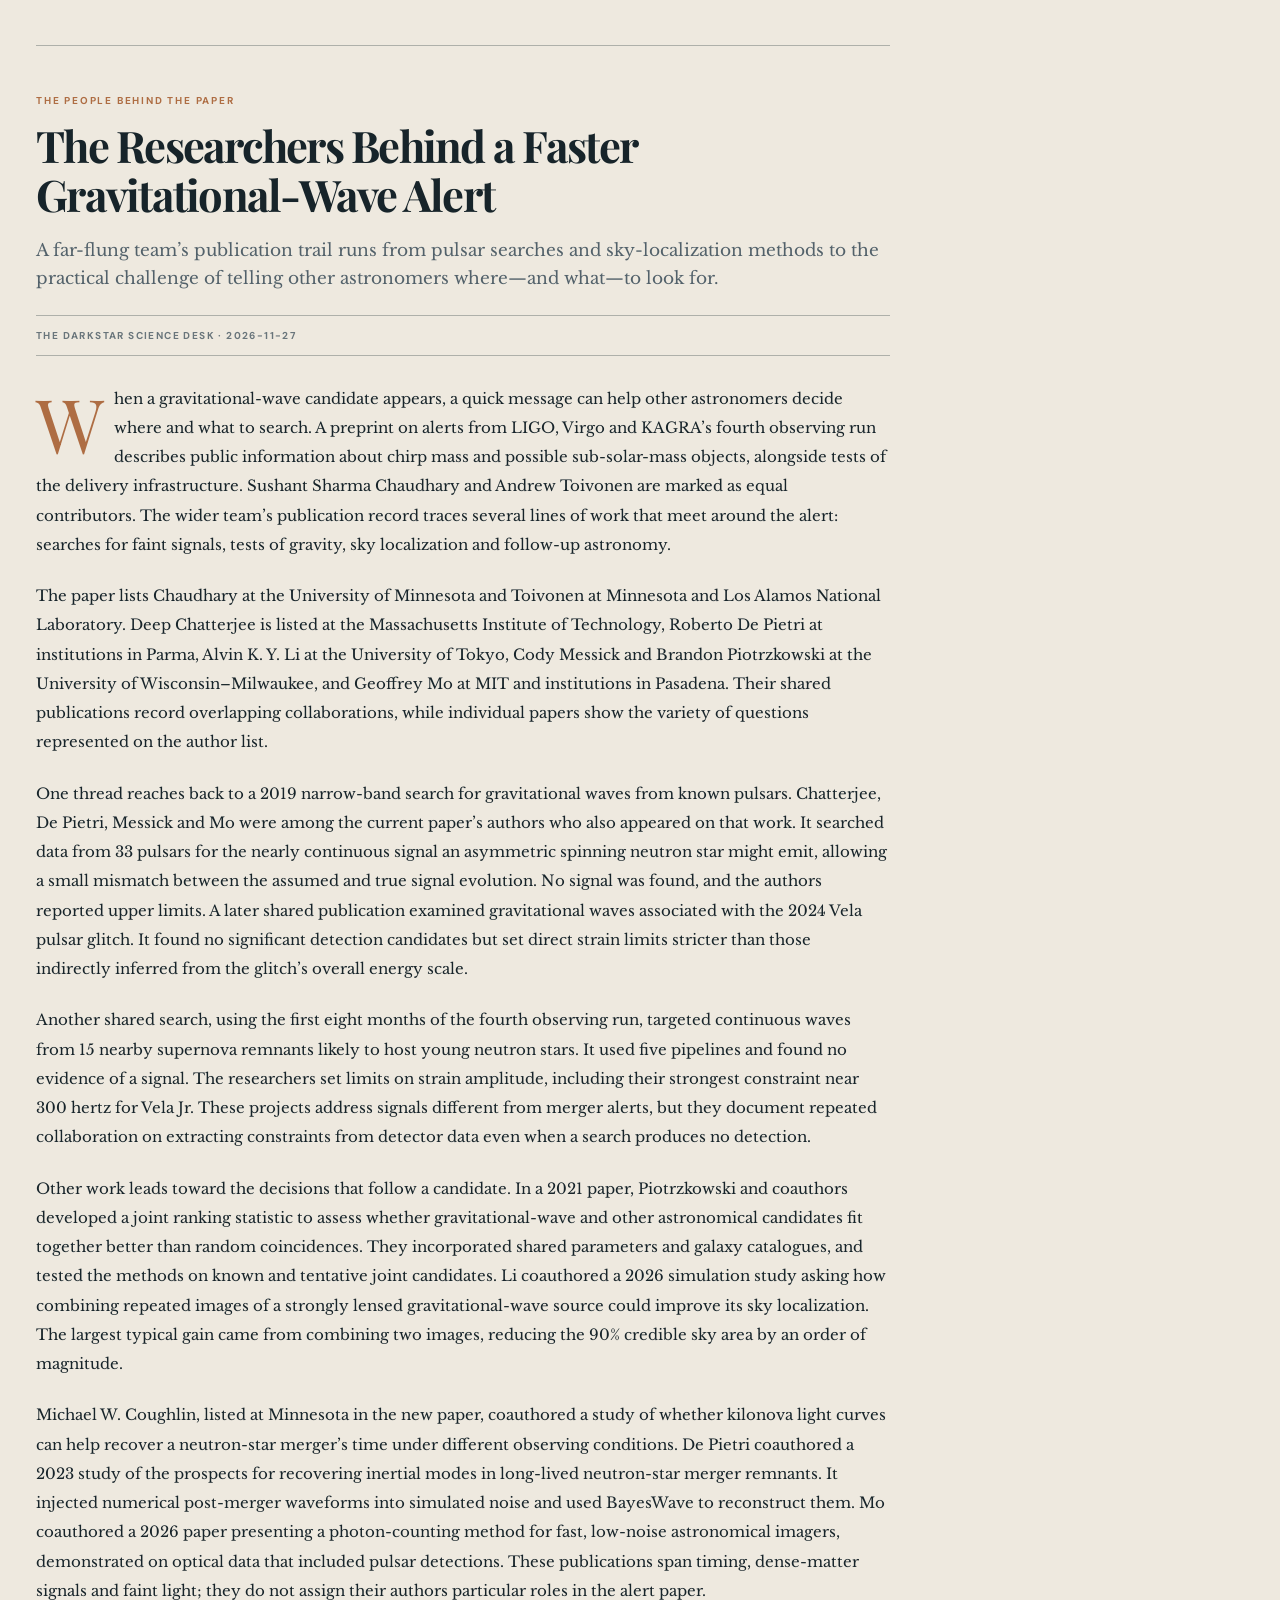
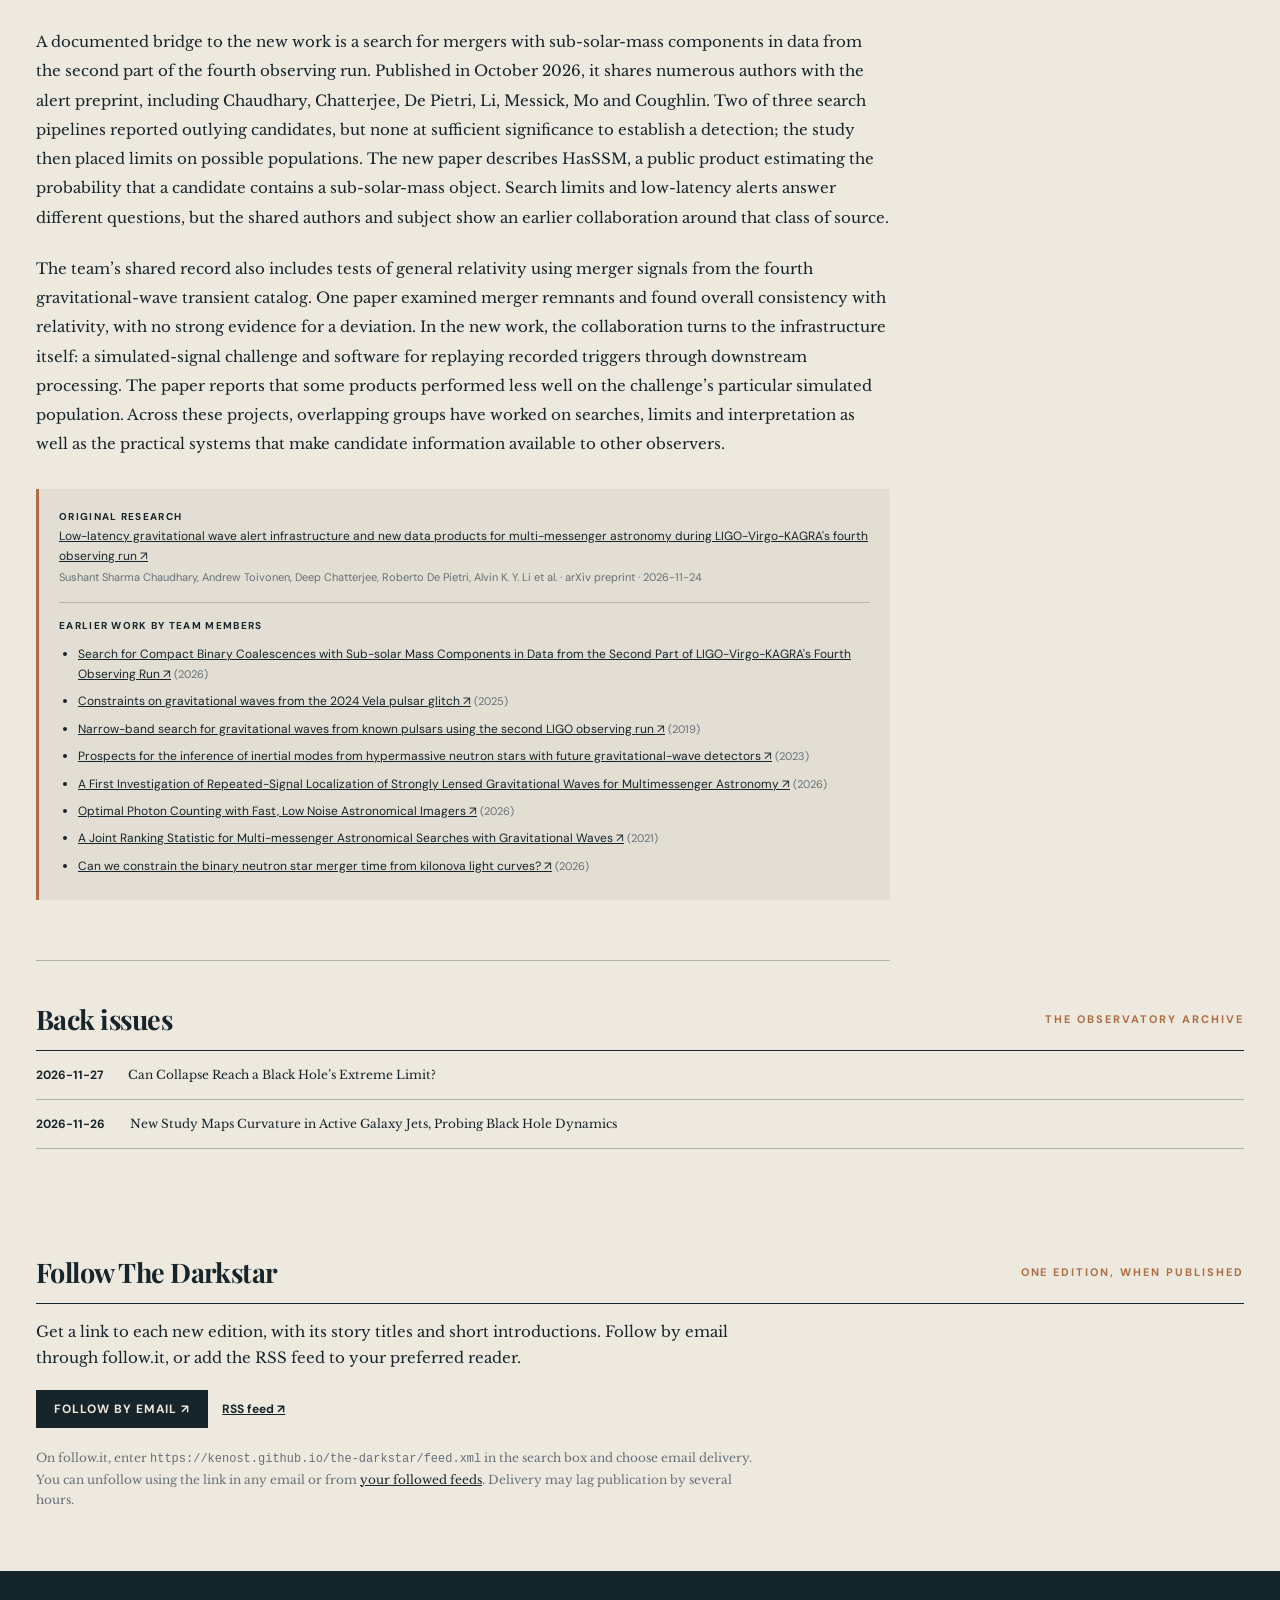
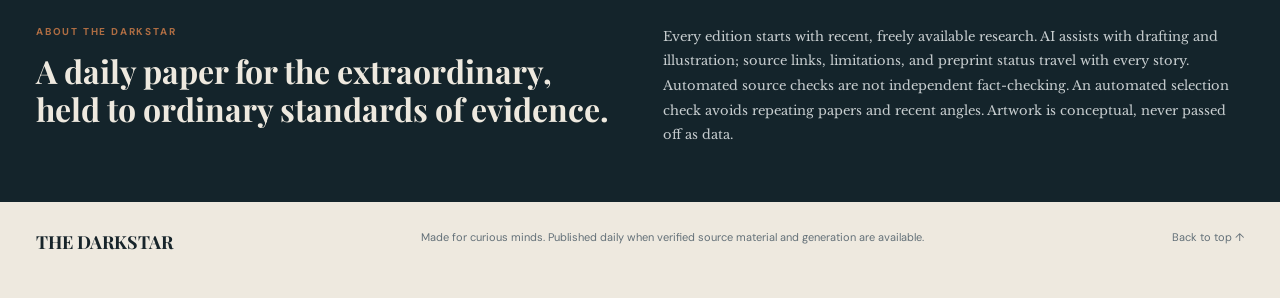
<file: issues/2026-11-27/index.html>
<!doctype html><html lang="en"><head><meta charset="utf-8"><meta name="viewport" content="width=device-width,initial-scale=1"><meta name="theme-color" content="#eee9df"><meta name="description" content="The Darkstar: a daily research newspaper about black holes and neutron stars."><link rel="canonical" href="https://kenost.github.io/the-darkstar/issues/2026-11-27/"><link rel="alternate" type="application/rss+xml" title="The Darkstar daily editions" href="../../feed.xml"><title>The Darkstar — 2026-11-27</title><script>try{if(localStorage.getItem('darkstar-theme')==='dark')document.documentElement.dataset.theme='dark'}catch(e){}</script><link rel="stylesheet" href="../../style.css"><script src="../../theme.js" defer></script></head><body>
<div class="topline"><span>Independent research newspaper</span><span>Black holes · Neutron stars · The people studying them</span><button class="theme-toggle" type="button" aria-label="Switch to dark mode" aria-pressed="false">☾ <span>Dark mode</span></button></div>
<header class="masthead" id="today"><div class="star">✦</div><div class="name">THE DARKSTAR</div><p>Dispatches from the densest places in the universe</p></header>
<div class="editionbar"><span>VOL. 2026 · NO. 11-27</span><span>Friday, November 27, 2026</span><span>OPEN ACCESS EDITION</span></div><nav><a href="#today">Today’s edition</a><a href="#stories">Stories</a><a href="#archive">Archive</a><a href="#follow">Follow</a><a href="#about">About</a></nav>
<main><section class="front" aria-label="Front page"><div class="sectionlabel"><span>Today’s front page</span><span>RESEARCH, NOT RUMOUR</span></div>
<div class="leadgrid"><div class="leadcopy"><div class="eyebrow">BLACK HOLES &amp; NEUTRON STARS / THE LEAD</div><h1><a href="#story-0">Can Collapse Reach a Black Hole’s Extreme Limit?</a></h1><p class="leaddeck">A mathematical construction shows uncharged matter forming an exactly extremal black hole in finite time, challenging a version of black-hole thermodynamics’ third law.</p><a class="continue" href="#story-0">Continue reading <span>→</span></a></div><figure class="cover"><img src="../../assets/2026-11-27-cover.svg" alt="Conceptual illustration inspired by the lead research paper"><figcaption>A conceptual scene of an uncharged scalar field collapsing to form an exactly extremal Schwarzschild–de Sitter black hole, as constructed in the mathematical study. <a href="https://arxiv.org/abs/2611.34542">Original paper ↗</a></figcaption></figure></div>
<div class="teasers" id="stories"><a class="teaser" href="#story-1"><span class="eyebrow">The explainer</span><h3>Could Dark Matter Cool the Gas Around M87’s Black Hole?</h3><p>A proposed test treats hot infalling gas as a thermometer for light dark matter, then compares its predicted radio-to-millimeter glow with observations.</p><span class="readmore">Read story ↗</span></a><a class="teaser" href="#story-2"><span class="eyebrow">Deep field</span><h3>How Tall Is a Neutron Star’s Accretion Shock?</h3><p>Four relativistic simulations offer geometric estimates for intensely fed neutron stars, but translating a modeled column into an X-ray spectral fit remains an interpretive step.</p><span class="readmore">Read story ↗</span></a><a class="teaser" href="#story-3"><span class="eyebrow">The explainer</span><h3>Do Waveform Models Invent Clues to Black Hole Origins?</h3><p>A simulation study finds that model choice can shift some individual measurements, while population-level spin–mass patterns remain broadly recoverable at current design sensitivity.</p><span class="readmore">Read story ↗</span></a><a class="teaser" href="#story-4"><span class="eyebrow">Research people</span><h3>The Researchers Behind a Faster Gravitational-Wave Alert</h3><p>A far-flung team’s publication trail runs from pulsar searches and sky-localization methods to the practical challenge of telling other astronomers where—and what—to look for.</p><span class="readmore">Read story ↗</span></a></div></section>
<div class="rule-title"><span>Inside this edition</span><span>ORIGINAL RESEARCH, MADE READABLE</span></div>
<div class="article-layout"><div class="article-main"><article class="story" id="story-0"><div class="eyebrow">The lead story</div><h2>Can Collapse Reach a Black Hole’s Extreme Limit?</h2><p class="deck">A mathematical construction shows uncharged matter forming an exactly extremal black hole in finite time, challenging a version of black-hole thermodynamics’ third law.</p><div class="byline">THE DARKSTAR SCIENCE DESK · 2026-11-27</div><div class="prose"><p>Can a collapsing cloud reach the exact limit that black-hole thermodynamics has long treated as unattainable in finite time? The question is sharper than whether a black hole can get very close. At the extremal limit, the black-hole and cosmological horizons of a Schwarzschild–de Sitter solution meet. A proposed third law says that a regular, continuous process cannot take a subextremal black hole all the way there in finite time while the matter obeys the weak energy condition. Mónica Tapia del Moral’s preprint constructs a mathematical counterexample using a scalar field, gravity and a positive cosmological constant—without electrical charge.</p><p>The cosmological constant matters because it changes the horizon structure. In the Schwarzschild–de Sitter family, a black-hole horizon coexists with a cosmological horizon associated with the surrounding spacetime. Extremality here concerns the limiting relation between those horizons, rather than the charge often invoked in discussions of extreme black holes. Tapia del Moral proves that certain regular, spherically symmetric initial conditions evolve into a region that is exactly extremal in finite time. The scalar field may have any nonnegative mass in the black-hole construction. The result is not a numerical collapse movie or an observation: it is an existence proof for solutions of the Einstein–scalar field equations.</p><p>The route to that proof is important. The paper uses characteristic gluing, a technique for joining suitable gravitational data along lightlike surfaces, to build initial conditions whose subsequent evolution has the required structure. The initial data are regular and have the topology of a three-sphere. At earlier times, the solution’s apparent horizon is exactly isometric to that of a subextremal Schwarzschild–de Sitter solution. An apparent horizon identifies a boundary using conditions on a particular slice of spacetime; an event horizon instead depends on the full future history of light rays. Establishing the geometry of the former does not, by itself, settle the latter.</p><p>Tapia del Moral therefore also addresses the global picture. In the constructed black-hole spacetime, the exactly extremal region is bounded toward the future by two event horizons, and the proof establishes that these are the only event horizons present. That last step is consequential: with a positive cosmological constant, configurations containing multiple black holes can exist, so additional horizons would complicate the interpretation. The paper also constructs the opposite time orientation, an extremal white hole, and a related Nariai solution when the scalar-field mass exceeds half the square root of the cosmological constant. Those extensions do not change the central black-hole finding, which does not require that extra mass condition.</p><p>The counterexample narrows what a third-law claim can mean under these assumptions. It demonstrates that regular uncharged collapse can reach exact extremality in this mathematical setting; it does not establish that an astrophysical black hole will do so. Spherical symmetry, the chosen matter model and the positive cosmological constant define the scope of the proof. The result leaves the question of which additional conditions, if any, preserve a finite-time barrier to extremality.</p></div><div class="sourcebox"><strong>Original research</strong><br><a href="https://arxiv.org/abs/2611.34542" target="_blank" rel="noopener noreferrer">Gravitational collapse to extremal black holes with $Λ&gt;0$: counterexamples to the third law without charge ↗</a><br><span>Mónica Tapia del Moral · arXiv preprint · 2026-11-25</span></div></article><article class="story" id="story-1"><div class="eyebrow">The explainer</div><h2>Could Dark Matter Cool the Gas Around M87’s Black Hole?</h2><p class="deck">A proposed test treats hot infalling gas as a thermometer for light dark matter, then compares its predicted radio-to-millimeter glow with observations.</p><div class="byline">THE DARKSTAR SCIENCE DESK · 2026-11-27</div><div class="prose"><p>The gas around a black hole is hot enough to radiate, but what if an unseen population of particles is taking some of its heat away? Ran Ding, Ningqiang Song and Cong Zhang propose using the accretion flow around M87’s supermassive black hole to test that possibility. Their target is light dark matter: hypothetical particles whose interactions are difficult to probe in conventional detectors because they can transfer so little energy to ordinary matter.</p><p>The proposed mechanism begins with an energy difference. Near the black hole, dark-matter particles with masses below roughly a million electron-volts can still carry less kinetic energy than the hot electrons in the gas, according to the paper’s model. If the two populations scatter elastically, the electrons can lose heat to the lower-energy dark matter. Electron temperature helps determine the gas’s radio-to-millimeter emission. A sufficiently strong extra cooling channel would therefore alter the spectrum astronomers receive.</p><figure class="research-visual"><a href="../../assets/2026-11-27-story-1.svg" target="_blank" rel="noopener noreferrer" aria-label="Open illustration at full size"><img loading="lazy" src="../../assets/2026-11-27-story-1.svg" alt="Conceptual glowing accretion flow around a dark black-hole center with a few faint cool-toned specks."></a><figcaption>Hot gas surrounds M87’s black hole in this conceptual view; the faint specks evoke hypothesized dark-matter interactions, not detected particles. <a href="https://arxiv.org/html/2611.34172" target="_blank" rel="noopener noreferrer">Original paper ↗</a></figcaption></figure><p>The researchers added this cooling process to a model of an advection-dominated accretion flow, in which moving gas carries substantial energy inward. They solved its thermal equations for an electron-temperature profile and predicted emission, then compared that prediction with observations made alongside the 2017 Event Horizon Telescope campaign. This is a constraint from a model-data comparison, not a detection of dark matter. The comparison limits how strongly light dark matter could scatter from electrons under the assumed flow and particle models, including versions with heavy or light mediators—the particles that would carry the interaction.</p><p>The method asks whether dark matter would disturb an observable heat balance, even if individual dark-matter particles leave no direct signal. The observed spectrum must also be interpreted through the physics of accreting gas and its other emission components, including a jet. The preprint’s limits are consequently conditional on that modeling. It offers a complementary route to the dark-matter question: instead of trying to catch a light particle’s tiny recoil in a laboratory, look for the heat it might remove from a black hole’s surroundings.</p></div><div class="sourcebox"><strong>Original research</strong><br><a href="https://arxiv.org/html/2611.34172" target="_blank" rel="noopener noreferrer">Black hole accretion flows as dark matter bolometers ↗</a><br><span>Ran Ding, Ningqiang Song, Cong Zhang · arXiv preprint · 2026-11-25</span></div></article><article class="story" id="story-2"><div class="eyebrow">In depth</div><h2>How Tall Is a Neutron Star’s Accretion Shock?</h2><p class="deck">Four relativistic simulations offer geometric estimates for intensely fed neutron stars, but translating a modeled column into an X-ray spectral fit remains an interpretive step.</p><div class="byline">THE DARKSTAR SCIENCE DESK · 2026-11-27</div><div class="prose"><p>A magnetic neutron star can funnel incoming matter toward its poles, where radiation pressure may slow the flow before it strikes the surface. The height of that slowdown and the width of the resulting accretion column affect how X-rays escape. Neither dimension is simply photographed. Fatemeh Kayanikhoo and Marios Kouzis instead use four axisymmetric simulations of super-Eddington accretion to estimate the column’s geometry and compare it with quantities inferred from X-ray spectra.</p><p>Their calculations combine general relativity, radiation, magnetic fields and flowing gas. The simulated neutron stars have maximum surface magnetic fields spanning 30 billion to 100 billion gauss. The authors measure the angular width of each column and estimate a characteristic radiation-shock height from the flow speed and how rapidly that speed changes. Across the four models, the width decreases from about 0.14 to 0.07 radians while the estimated height increases from 1.95 to 3.89 kilometres. Those are properties of the modeled flows, not direct measurements of a particular neutron star.</p><figure class="research-visual"><a href="../../assets/2026-11-27-story-2.svg" target="_blank" rel="noopener noreferrer" aria-label="Open illustration at full size"><img loading="lazy" src="../../assets/2026-11-27-story-2.svg" alt="Conceptual neutron-star surface and narrow polar accretion column, with a bright shock layer suspended above the surface."></a><figcaption>At the neutron star’s pole, the modeled shock stands above the surface inside a narrow column of infalling gas. <a href="https://arxiv.org/html/2611.32865" target="_blank" rel="noopener noreferrer">Original paper ↗</a></figcaption></figure><p>The comparison with observations requires another translation. X-ray spectral models infer dimensions through assumptions about the gas and how photons scatter and escape. Kayanikhoo and Kouzis calculate an area-equivalent radius for each simulated column—a single radius representing its area—so that the simulation can be set beside values from the spectral model called bwcycl. Their radii range from 5.2 to 3.2 kilometres; three lie in the upper part of the range inferred from those spectral fits. Agreement at that level does not establish that the simulated columns reproduce every feature of the observed systems.</p><p>The method also defines the limits of the finding. Four models sample a restricted range of magnetic fields, and axisymmetry excludes structures that vary around the star. Shock heights are estimated from velocity behaviour rather than measured as an observed boundary. The spectral comparison likewise depends on its own model of how radiation emerges. The work forms a bridge between two ways of describing the same difficult region: a simulated flow with explicit geometry and an X-ray spectrum whose shape carries indirect clues to that geometry.</p></div><div class="sourcebox"><strong>Original research</strong><br><a href="https://arxiv.org/html/2611.32865" target="_blank" rel="noopener noreferrer">Super-Eddington Neutron Star Accretion Columns: Comparing GRRMHD Simulations with Spectral Models ↗</a><br><span>Fatemeh Kayanikhoo, Marios Kouzis · arXiv preprint · 2026-11-24</span></div></article><article class="story" id="story-3"><div class="eyebrow">The explainer</div><h2>Do Waveform Models Invent Clues to Black Hole Origins?</h2><p class="deck">A simulation study finds that model choice can shift some individual measurements, while population-level spin–mass patterns remain broadly recoverable at current design sensitivity.</p><div class="byline">THE DARKSTAR SCIENCE DESK · 2026-11-27</div><div class="prose"><p>The gravitational wave from two merging black holes does not arrive with a label saying how the pair formed. Researchers instead look for patterns in properties inferred from many mergers. Two useful clues are mass ratio—how unequal the black holes are—and effective spin, a measure of how their spins line up with the pair’s orbit. Different formation routes may populate different parts of that two-property map. But the properties affect the wave in related ways, making them hard to disentangle. Could the mathematical waveform used to interpret a signal create a misleading pattern?</p><p>Upasana Das and Suvodip Mukherjee tested that question with an injection-and-recovery study. They generated simulated signals using one waveform model, NRSur7dq4, as the reference and analyzed them with two others, SEOBNRv5PHM and IMRPhenomTPHM. The deliberate mismatch reveals what happens when the analysis model differs from the signal model. It is a test of modeling error under specified conditions, not proof that any one model perfectly describes nature.</p><p>The preprint finds regions—particularly among unequal-mass binaries—where waveform choice can noticeably affect recovered properties. Some catalogued events, including GW190403_051519 and GW240527_230910, lie near regions the authors identify as more susceptible. That does not mean those events have been shown to be wrongly measured. At the population level, however, the authors find that waveform systematics are unlikely to manufacture a spin–mass-ratio correlation or prevent recovery of the underlying population properties for current detectors at their design sensitivity.</p><p>The distinction between one event and a population is central. A model mismatch may make an individual merger look unusual without producing the same misleading trend across many mergers. The result supports using spin–mass patterns to investigate formation channels under the study’s tested conditions, while keeping greater caution around susceptible individual events. It does not identify a definitive formation route for the observed black holes.</p></div><div class="sourcebox"><strong>Original research</strong><br><a href="https://arxiv.org/html/2611.34731" target="_blank" rel="noopener noreferrer">Is Gravitational-Wave Waveform Systematics a Bottleneck for Formation Channel Inferences using Effective-Spin and Mass-Ratio? ↗</a><br><span>Upasana Das, Suvodip Mukherjee · arXiv preprint · 2026-11-25</span></div></article><article class="story" id="story-4"><div class="eyebrow">The people behind the paper</div><h2>The Researchers Behind a Faster Gravitational-Wave Alert</h2><p class="deck">A far-flung team’s publication trail runs from pulsar searches and sky-localization methods to the practical challenge of telling other astronomers where—and what—to look for.</p><div class="byline">THE DARKSTAR SCIENCE DESK · 2026-11-27</div><div class="prose"><p>When a gravitational-wave candidate appears, a quick message can help other astronomers decide where and what to search. A preprint on alerts from LIGO, Virgo and KAGRA’s fourth observing run describes public information about chirp mass and possible sub-solar-mass objects, alongside tests of the delivery infrastructure. Sushant Sharma Chaudhary and Andrew Toivonen are marked as equal contributors. The wider team’s publication record traces several lines of work that meet around the alert: searches for faint signals, tests of gravity, sky localization and follow-up astronomy.</p><p>The paper lists Chaudhary at the University of Minnesota and Toivonen at Minnesota and Los Alamos National Laboratory. Deep Chatterjee is listed at the Massachusetts Institute of Technology, Roberto De Pietri at institutions in Parma, Alvin K. Y. Li at the University of Tokyo, Cody Messick and Brandon Piotrzkowski at the University of Wisconsin–Milwaukee, and Geoffrey Mo at MIT and institutions in Pasadena. Their shared publications record overlapping collaborations, while individual papers show the variety of questions represented on the author list.</p><p>One thread reaches back to a 2019 narrow-band search for gravitational waves from known pulsars. Chatterjee, De Pietri, Messick and Mo were among the current paper’s authors who also appeared on that work. It searched data from 33 pulsars for the nearly continuous signal an asymmetric spinning neutron star might emit, allowing a small mismatch between the assumed and true signal evolution. No signal was found, and the authors reported upper limits. A later shared publication examined gravitational waves associated with the 2024 Vela pulsar glitch. It found no significant detection candidates but set direct strain limits stricter than those indirectly inferred from the glitch’s overall energy scale.</p><p>Another shared search, using the first eight months of the fourth observing run, targeted continuous waves from 15 nearby supernova remnants likely to host young neutron stars. It used five pipelines and found no evidence of a signal. The researchers set limits on strain amplitude, including their strongest constraint near 300 hertz for Vela Jr. These projects address signals different from merger alerts, but they document repeated collaboration on extracting constraints from detector data even when a search produces no detection.</p><p>Other work leads toward the decisions that follow a candidate. In a 2021 paper, Piotrzkowski and coauthors developed a joint ranking statistic to assess whether gravitational-wave and other astronomical candidates fit together better than random coincidences. They incorporated shared parameters and galaxy catalogues, and tested the methods on known and tentative joint candidates. Li coauthored a 2026 simulation study asking how combining repeated images of a strongly lensed gravitational-wave source could improve its sky localization. The largest typical gain came from combining two images, reducing the 90% credible sky area by an order of magnitude.</p><p>Michael W. Coughlin, listed at Minnesota in the new paper, coauthored a study of whether kilonova light curves can help recover a neutron-star merger’s time under different observing conditions. De Pietri coauthored a 2023 study of the prospects for recovering inertial modes in long-lived neutron-star merger remnants. It injected numerical post-merger waveforms into simulated noise and used BayesWave to reconstruct them. Mo coauthored a 2026 paper presenting a photon-counting method for fast, low-noise astronomical imagers, demonstrated on optical data that included pulsar detections. These publications span timing, dense-matter signals and faint light; they do not assign their authors particular roles in the alert paper.</p><p>A documented bridge to the new work is a search for mergers with sub-solar-mass components in data from the second part of the fourth observing run. Published in October 2026, it shares numerous authors with the alert preprint, including Chaudhary, Chatterjee, De Pietri, Li, Messick, Mo and Coughlin. Two of three search pipelines reported outlying candidates, but none at sufficient significance to establish a detection; the study then placed limits on possible populations. The new paper describes HasSSM, a public product estimating the probability that a candidate contains a sub-solar-mass object. Search limits and low-latency alerts answer different questions, but the shared authors and subject show an earlier collaboration around that class of source.</p><p>The team’s shared record also includes tests of general relativity using merger signals from the fourth gravitational-wave transient catalog. One paper examined merger remnants and found overall consistency with relativity, with no strong evidence for a deviation. In the new work, the collaboration turns to the infrastructure itself: a simulated-signal challenge and software for replaying recorded triggers through downstream processing. The paper reports that some products performed less well on the challenge’s particular simulated population. Across these projects, overlapping groups have worked on searches, limits and interpretation as well as the practical systems that make candidate information available to other observers.</p></div><div class="sourcebox"><strong>Original research</strong><br><a href="https://arxiv.org/html/2611.33434" target="_blank" rel="noopener noreferrer">Low-latency gravitational wave alert infrastructure and new data products for multi-messenger astronomy during LIGO-Virgo-KAGRA&#x27;s fourth observing run ↗</a><br><span>Sushant Sharma Chaudhary, Andrew Toivonen, Deep Chatterjee, Roberto De Pietri, Alvin K. Y. Li et al. · arXiv preprint · 2026-11-24</span><div class="earlier-research"><strong>Earlier work by team members</strong><ul><li><a href="https://arxiv.org/html/2610.20276" target="_blank" rel="noopener noreferrer">Search for Compact Binary Coalescences with Sub-solar Mass Components in Data from the Second Part of LIGO-Virgo-KAGRA&#x27;s Fourth Observing Run ↗</a> <span>(2026)</span></li><li><a href="https://arxiv.org/html/2512.17990" target="_blank" rel="noopener noreferrer">Constraints on gravitational waves from the 2024 Vela pulsar glitch ↗</a> <span>(2025)</span></li><li><a href="https://arxiv.org/html/1902.08442" target="_blank" rel="noopener noreferrer">Narrow-band search for gravitational waves from known pulsars using the second LIGO observing run ↗</a> <span>(2019)</span></li><li><a href="https://arxiv.org/html/2302.04553" target="_blank" rel="noopener noreferrer">Prospects for the inference of inertial modes from hypermassive neutron stars with future gravitational-wave detectors ↗</a> <span>(2023)</span></li><li><a href="https://arxiv.org/html/2604.16561" target="_blank" rel="noopener noreferrer">A First Investigation of Repeated-Signal Localization of Strongly Lensed Gravitational Waves for Multimessenger Astronomy ↗</a> <span>(2026)</span></li><li><a href="https://arxiv.org/html/2610.07137" target="_blank" rel="noopener noreferrer">Optimal Photon Counting with Fast, Low Noise Astronomical Imagers ↗</a> <span>(2026)</span></li><li><a href="https://arxiv.org/html/2111.12814" target="_blank" rel="noopener noreferrer">A Joint Ranking Statistic for Multi-messenger Astronomical Searches with Gravitational Waves ↗</a> <span>(2021)</span></li><li><a href="https://arxiv.org/html/2610.28775" target="_blank" rel="noopener noreferrer">Can we constrain the binary neutron star merger time from kilonova light curves? ↗</a> <span>(2026)</span></li></ul></div></div></article></div><aside><div class="aside-box"><div class="eyebrow">EDITOR’S NOTE</div><h3>A note on evidence</h3><p>These reports interpret newly posted research preprints. They are not a substitute for the papers, and preprints may change after review.</p></div><div class="aside-box"><div class="eyebrow">IN THIS ISSUE</div><ol><li><a href="#story-0">Can Collapse Reach a Black Hole’s Extreme Limit?</a></li><li><a href="#story-1">Could Dark Matter Cool the Gas Around M87’s Black Hole?</a></li><li><a href="#story-2">How Tall Is a Neutron Star’s Accretion Shock?</a></li><li><a href="#story-3">Do Waveform Models Invent Clues to Black Hole Origins?</a></li><li><a href="#story-4">The Researchers Behind a Faster Gravitational-Wave Alert</a></li></ol></div></aside></div>
<section class="archive" id="archive"><div class="rule-title"><span>Back issues</span><span>THE OBSERVATORY ARCHIVE</span></div><ul><li><a href="../../issues/2026-11-27/">2026-11-27 <span>Can Collapse Reach a Black Hole’s Extreme Limit?</span></a></li><li><a href="../../issues/2026-11-26/">2026-11-26 <span>New Study Maps Curvature in Active Galaxy Jets, Probing Black Hole Dynamics</span></a></li></ul></section>
<section class="follow" id="follow"><div class="rule-title"><span>Follow The Darkstar</span><span>ONE EDITION, WHEN PUBLISHED</span></div><p>Get a link to each new edition, with its story titles and short introductions. Follow by email through follow.it, or add the RSS feed to your preferred reader.</p><div class="follow-actions"><a class="follow-button" href="https://follow.it/feeds?enter-website=https://kenost.github.io/the-darkstar/" target="_blank" rel="noopener noreferrer">Follow by email ↗</a><a class="feed-link" href="../../feed.xml">RSS feed ↗</a></div><p class="follow-note">On follow.it, enter <code>https://kenost.github.io/the-darkstar/feed.xml</code> in the search box and choose email delivery. You can unfollow using the link in any email or from <a href="https://follow.it/followed-feeds" target="_blank" rel="noopener noreferrer">your followed feeds</a>. Delivery may lag publication by several hours.</p></section>
<section class="about" id="about"><div><div class="eyebrow">ABOUT THE DARKSTAR</div><h2>A daily paper for the extraordinary, held to ordinary standards of evidence.</h2></div><p>Every edition starts with recent, freely available research. AI assists with drafting and illustration; source links, limitations, and preprint status travel with every story. Automated source checks are not independent fact-checking. An automated selection check avoids repeating papers and recent angles. Artwork is conceptual, never passed off as data.</p></section></main>
<footer><strong>THE DARKSTAR</strong><span>Made for curious minds. Published daily when verified source material and generation are available.</span><a href="#today">Back to top ↑</a></footer></body></html>
</file>
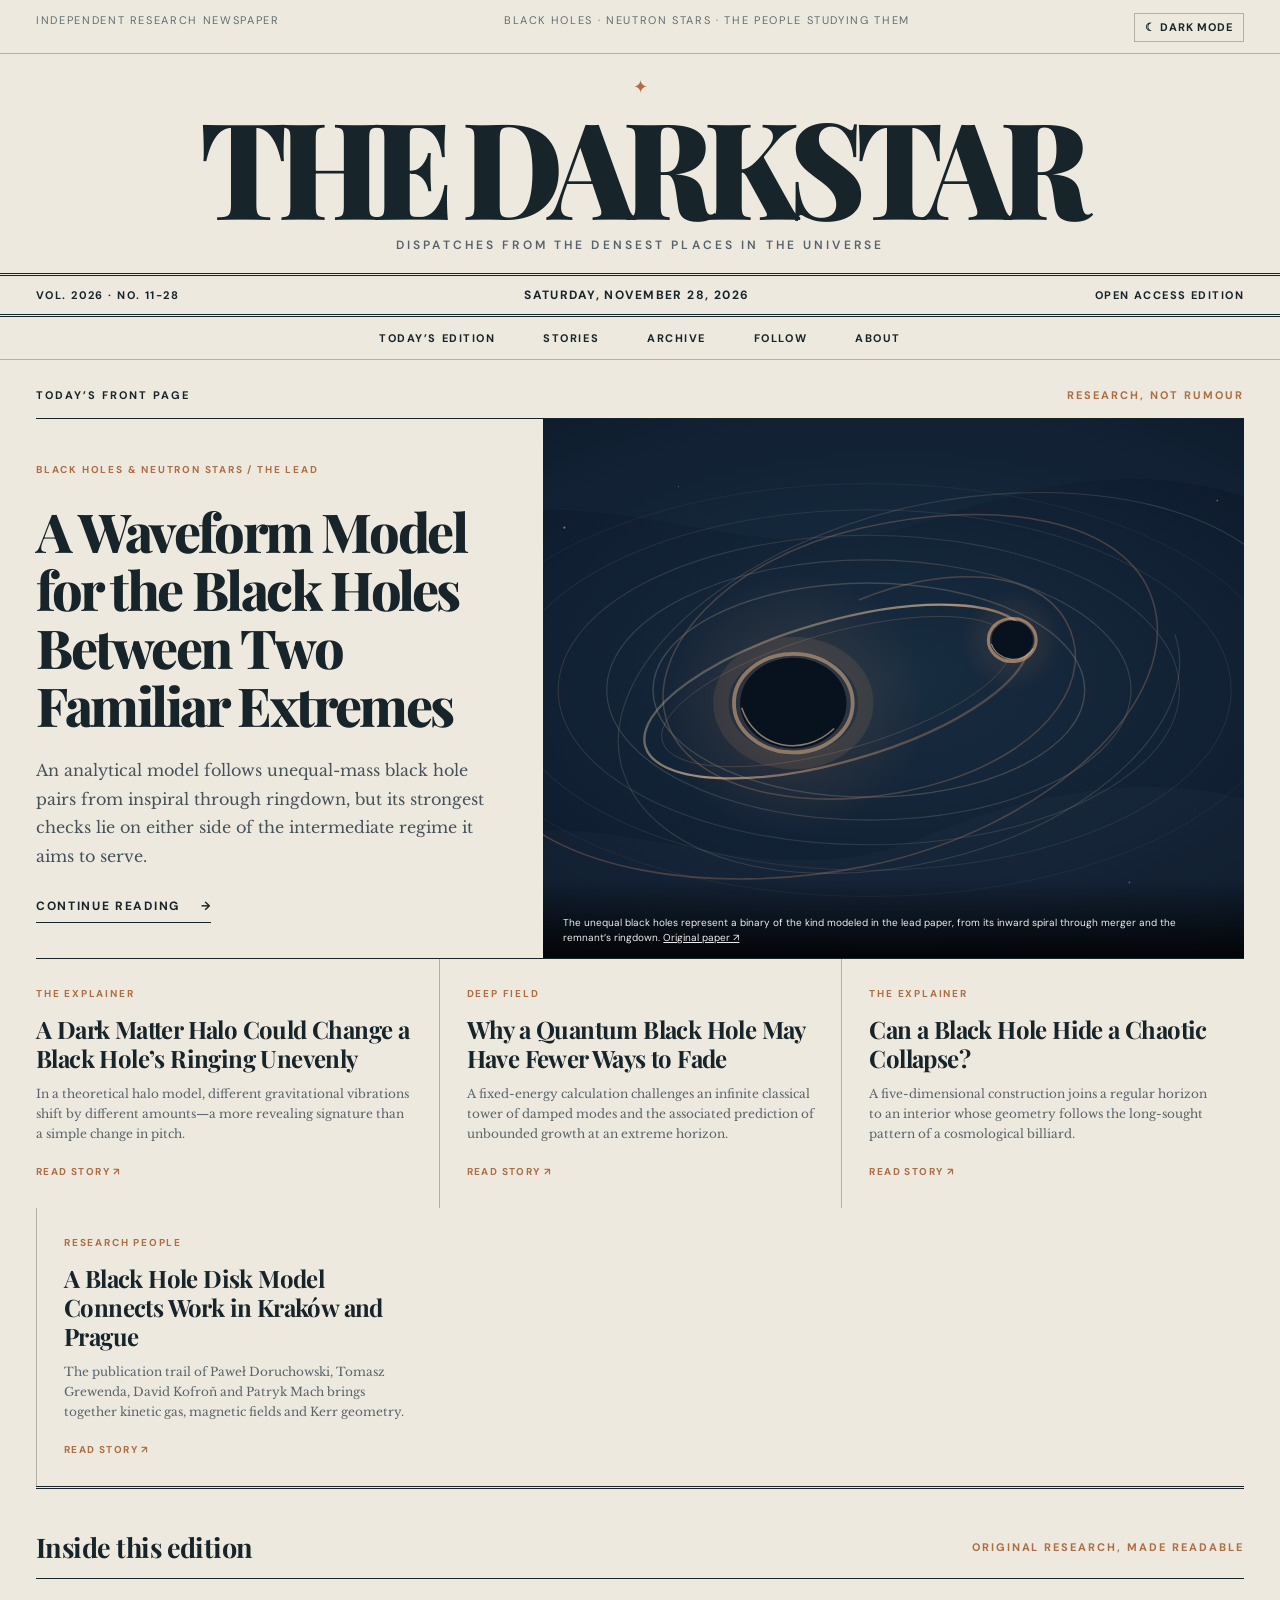
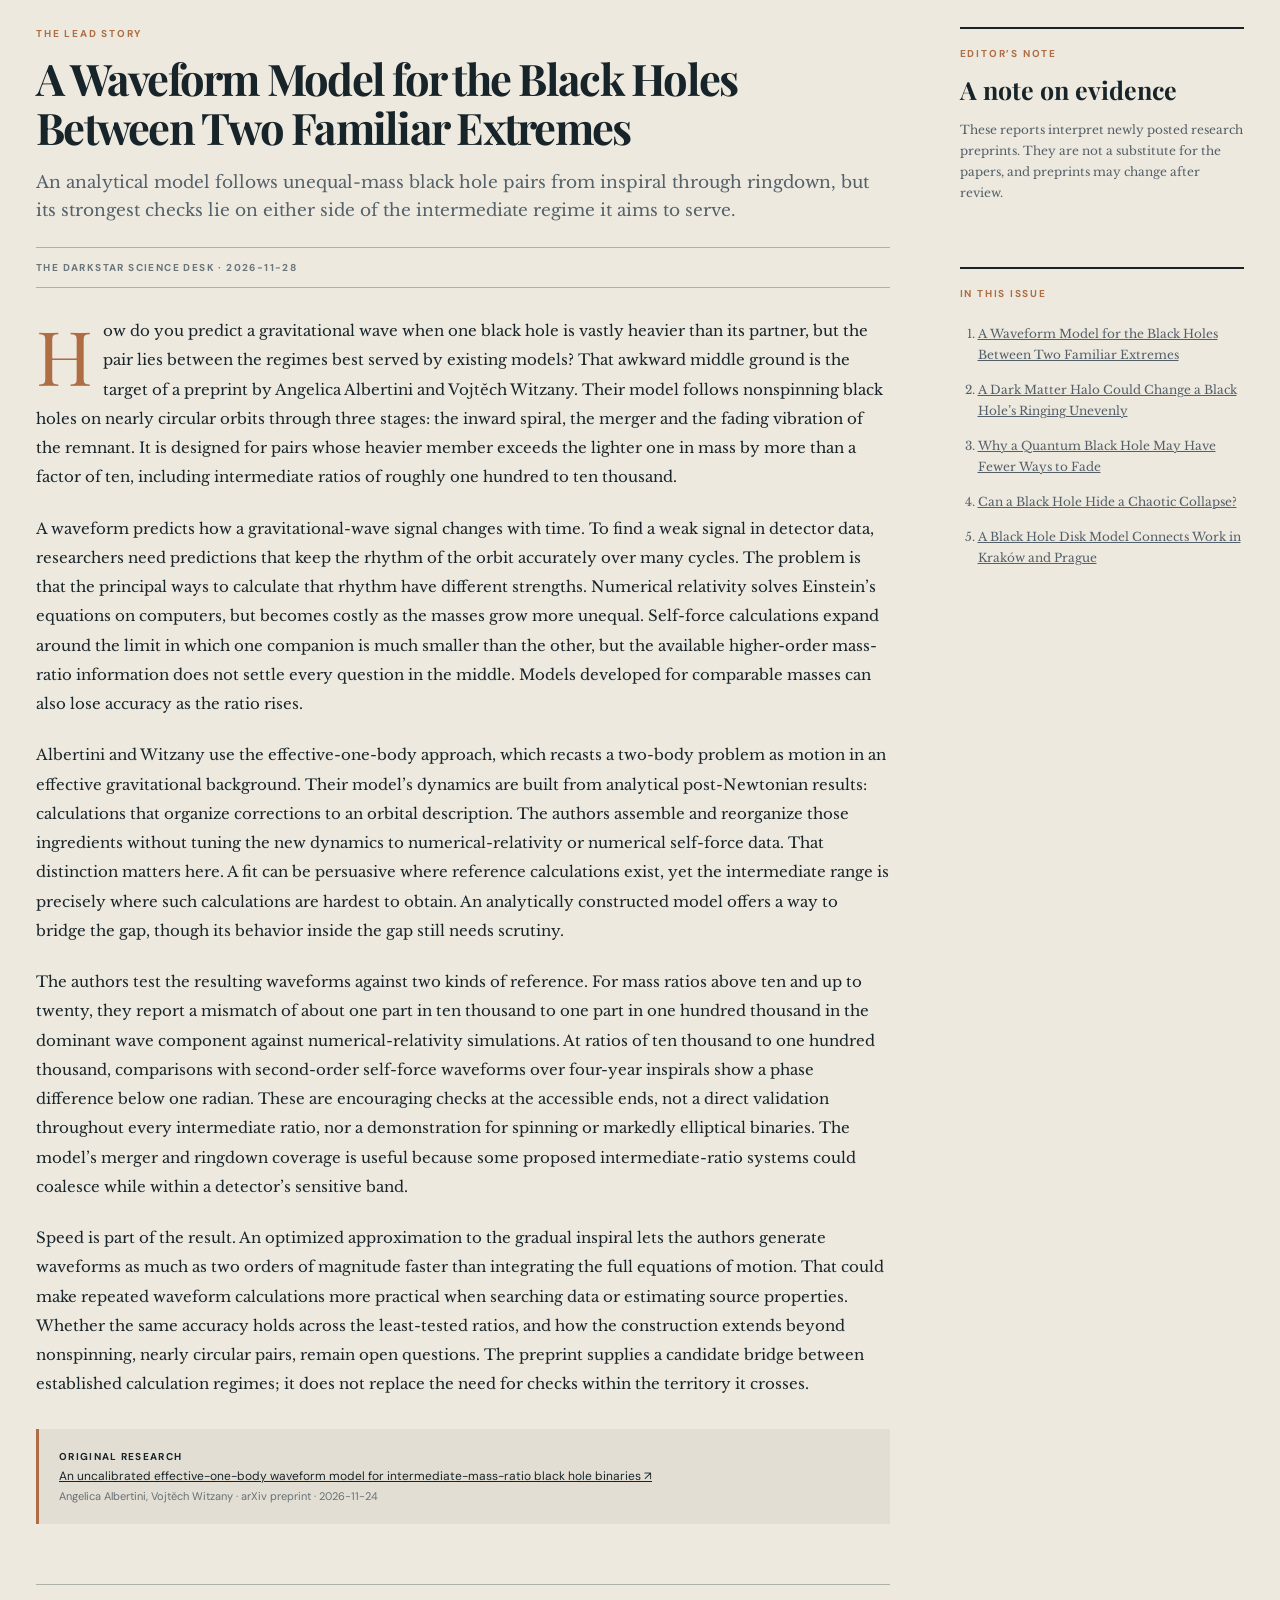
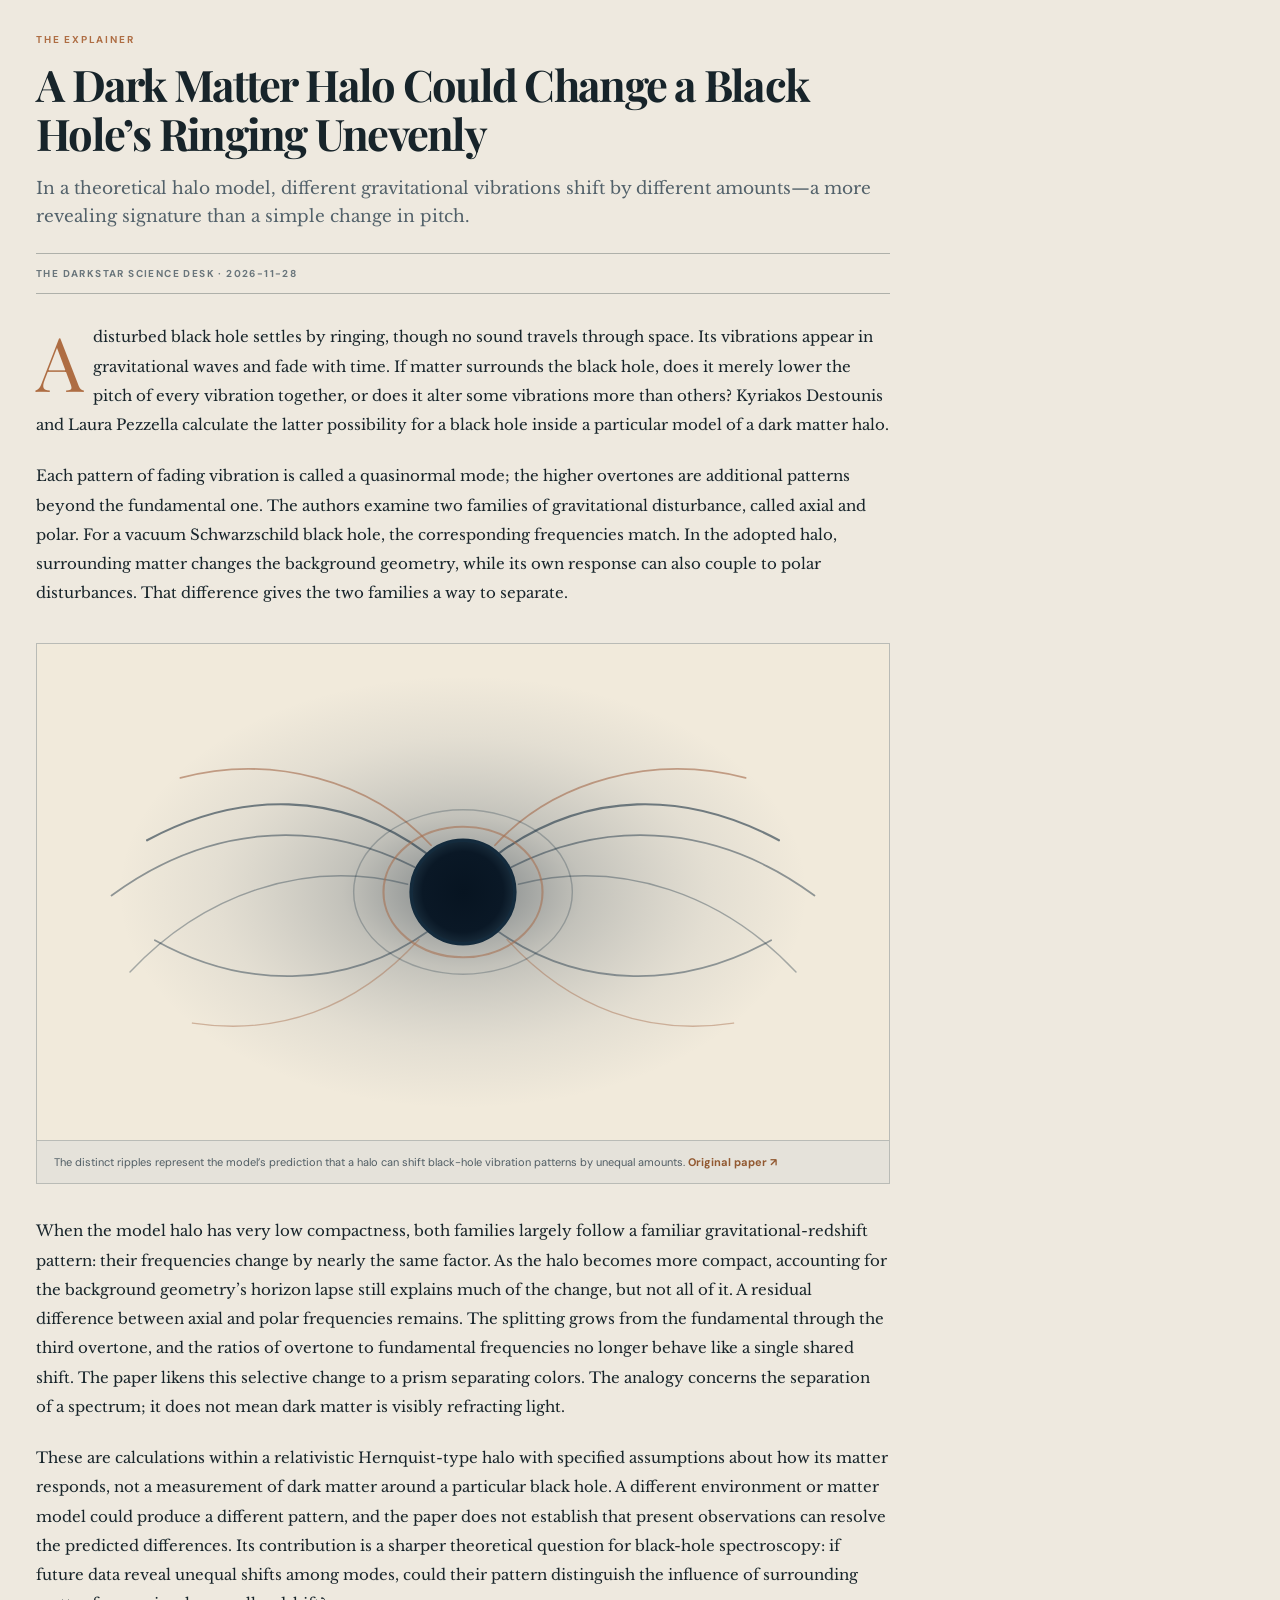
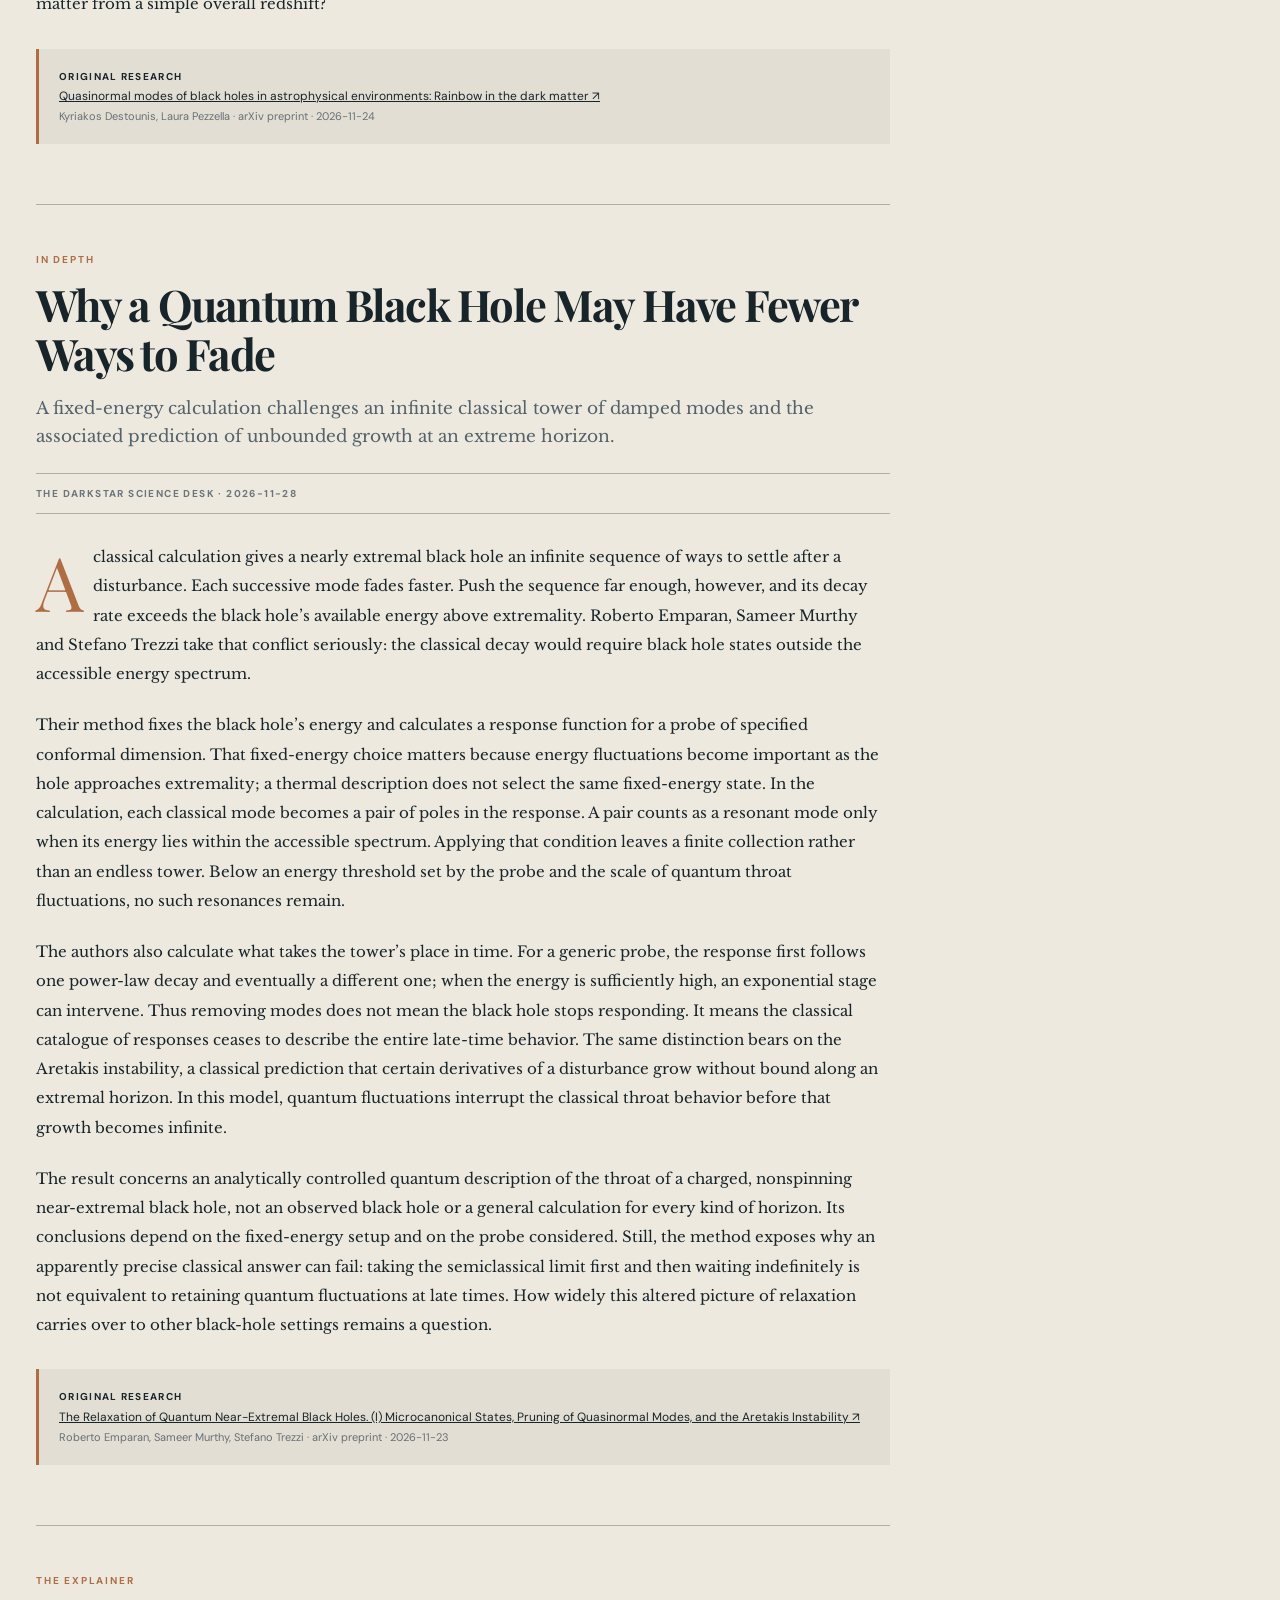
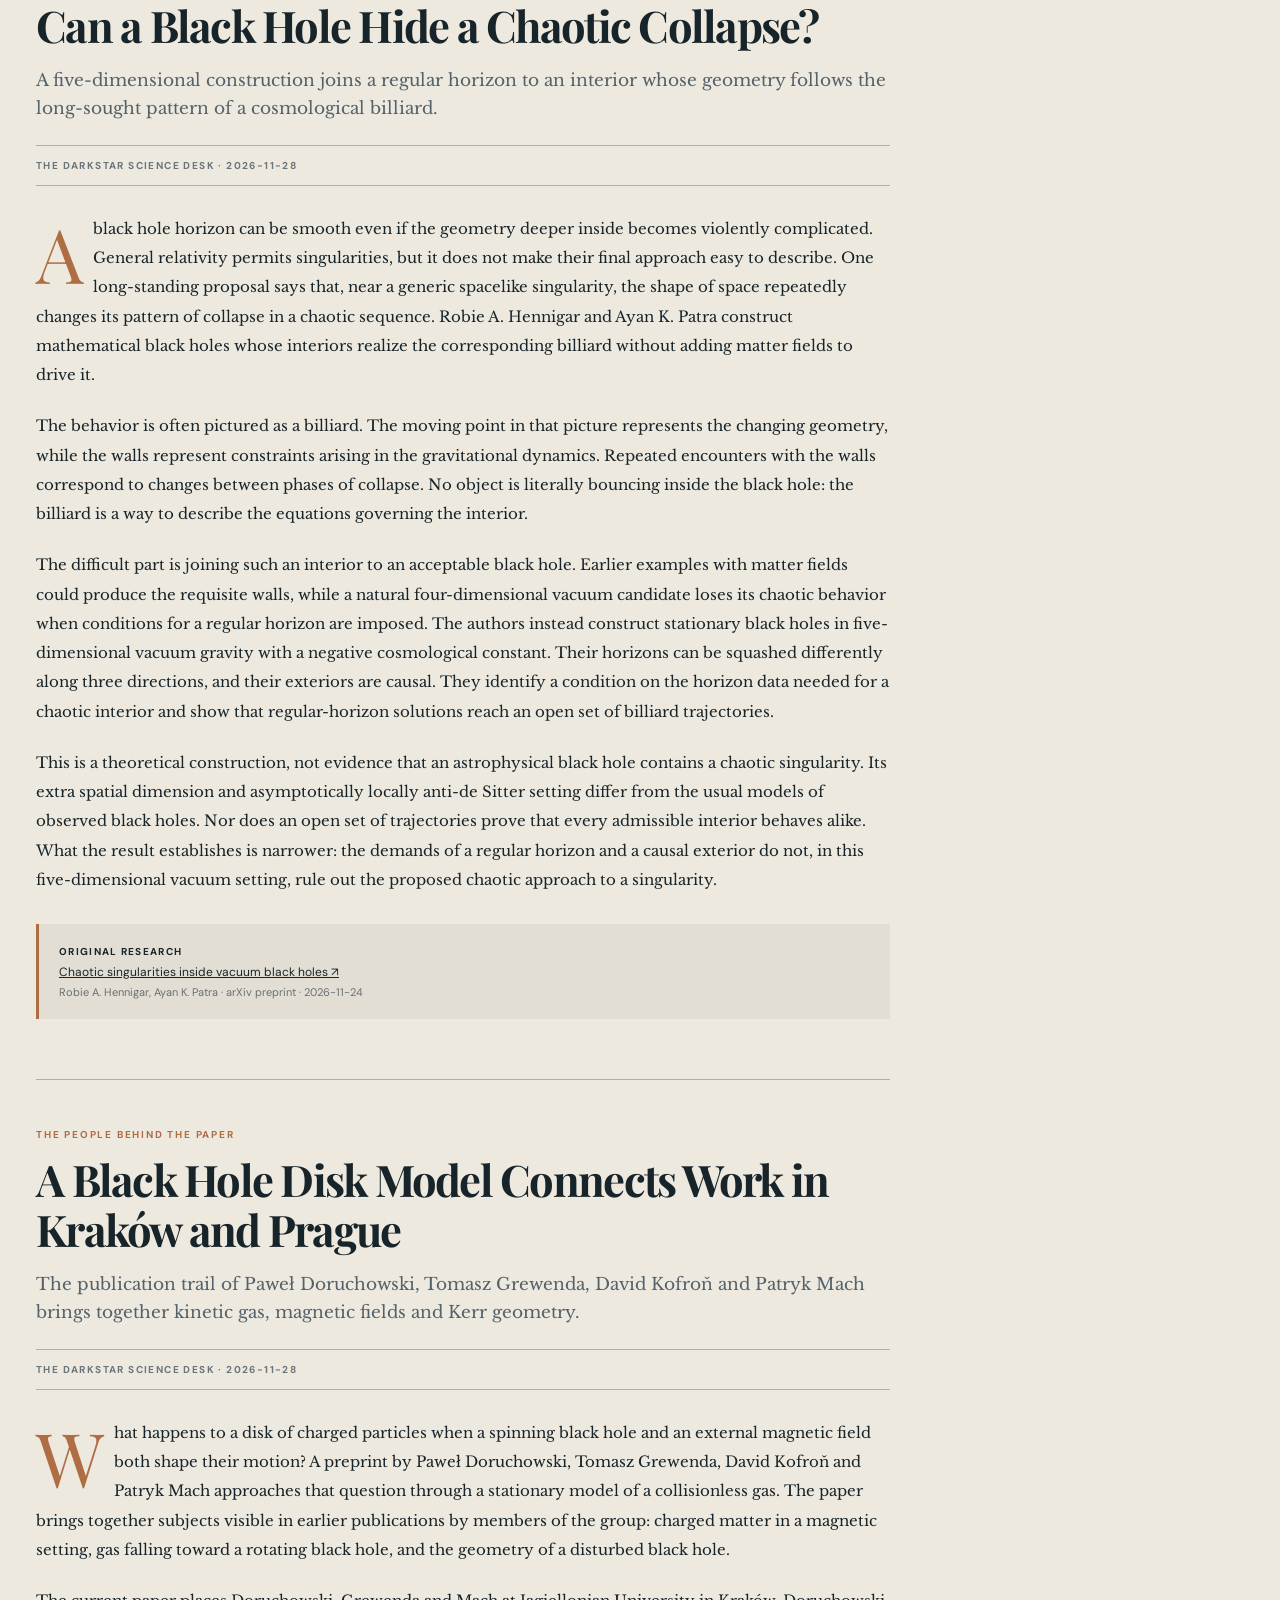
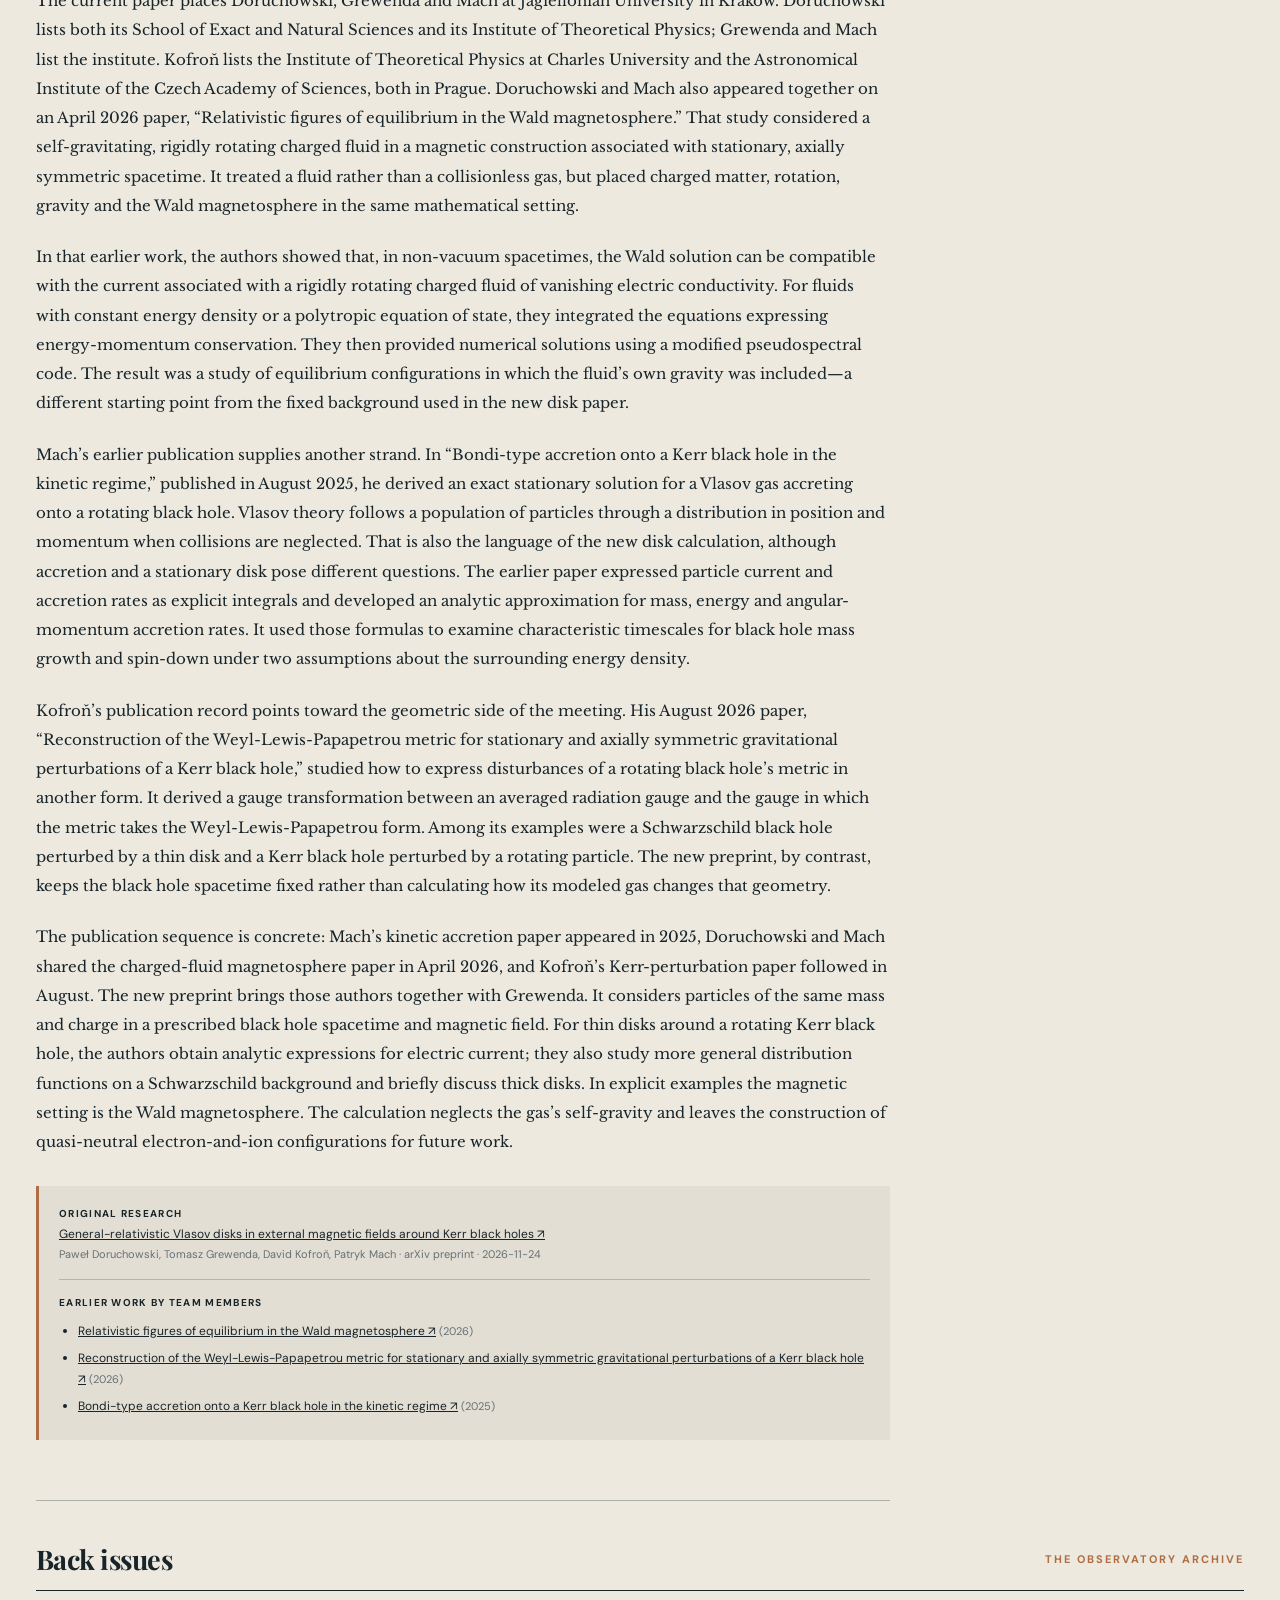
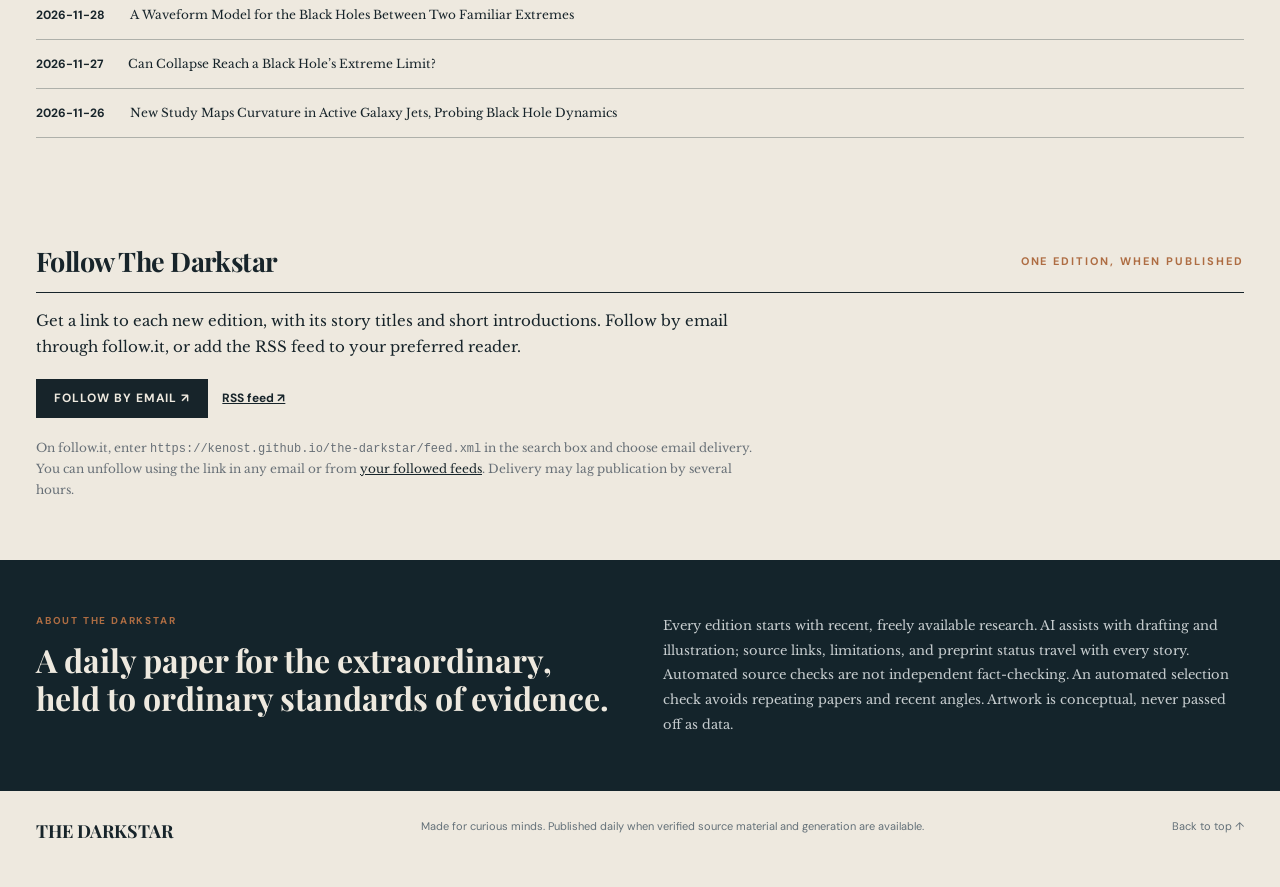
<file: issues/2026-11-28/index.html>
<!doctype html><html lang="en"><head><meta charset="utf-8"><meta name="viewport" content="width=device-width,initial-scale=1"><meta name="theme-color" content="#eee9df"><meta name="description" content="The Darkstar: a daily research newspaper about black holes and neutron stars."><link rel="canonical" href="https://kenost.github.io/the-darkstar/issues/2026-11-28/"><link rel="alternate" type="application/rss+xml" title="The Darkstar daily editions" href="../../feed.xml"><title>The Darkstar — 2026-11-28</title><script>try{if(localStorage.getItem('darkstar-theme')==='dark')document.documentElement.dataset.theme='dark'}catch(e){}</script><link rel="stylesheet" href="../../style.css"><script src="../../theme.js" defer></script></head><body>
<div class="topline"><span>Independent research newspaper</span><span>Black holes · Neutron stars · The people studying them</span><button class="theme-toggle" type="button" aria-label="Switch to dark mode" aria-pressed="false">☾ <span>Dark mode</span></button></div>
<header class="masthead" id="today"><div class="star">✦</div><div class="name">THE DARKSTAR</div><p>Dispatches from the densest places in the universe</p></header>
<div class="editionbar"><span>VOL. 2026 · NO. 11-28</span><span>Saturday, November 28, 2026</span><span>OPEN ACCESS EDITION</span></div><nav><a href="#today">Today’s edition</a><a href="#stories">Stories</a><a href="#archive">Archive</a><a href="#follow">Follow</a><a href="#about">About</a></nav>
<main><section class="front" aria-label="Front page"><div class="sectionlabel"><span>Today’s front page</span><span>RESEARCH, NOT RUMOUR</span></div>
<div class="leadgrid"><div class="leadcopy"><div class="eyebrow">BLACK HOLES &amp; NEUTRON STARS / THE LEAD</div><h1><a href="#story-0">A Waveform Model for the Black Holes Between Two Familiar Extremes</a></h1><p class="leaddeck">An analytical model follows unequal-mass black hole pairs from inspiral through ringdown, but its strongest checks lie on either side of the intermediate regime it aims to serve.</p><a class="continue" href="#story-0">Continue reading <span>→</span></a></div><figure class="cover"><img src="../../assets/2026-11-28-cover.svg" alt="Conceptual illustration inspired by the lead research paper"><figcaption>The unequal black holes represent a binary of the kind modeled in the lead paper, from its inward spiral through merger and the remnant’s ringdown. <a href="https://arxiv.org/html/2611.32840">Original paper ↗</a></figcaption></figure></div>
<div class="teasers" id="stories"><a class="teaser" href="#story-1"><span class="eyebrow">The explainer</span><h3>A Dark Matter Halo Could Change a Black Hole’s Ringing Unevenly</h3><p>In a theoretical halo model, different gravitational vibrations shift by different amounts—a more revealing signature than a simple change in pitch.</p><span class="readmore">Read story ↗</span></a><a class="teaser" href="#story-2"><span class="eyebrow">Deep field</span><h3>Why a Quantum Black Hole May Have Fewer Ways to Fade</h3><p>A fixed-energy calculation challenges an infinite classical tower of damped modes and the associated prediction of unbounded growth at an extreme horizon.</p><span class="readmore">Read story ↗</span></a><a class="teaser" href="#story-3"><span class="eyebrow">The explainer</span><h3>Can a Black Hole Hide a Chaotic Collapse?</h3><p>A five-dimensional construction joins a regular horizon to an interior whose geometry follows the long-sought pattern of a cosmological billiard.</p><span class="readmore">Read story ↗</span></a><a class="teaser" href="#story-4"><span class="eyebrow">Research people</span><h3>A Black Hole Disk Model Connects Work in Kraków and Prague</h3><p>The publication trail of Paweł Doruchowski, Tomasz Grewenda, David Kofroň and Patryk Mach brings together kinetic gas, magnetic fields and Kerr geometry.</p><span class="readmore">Read story ↗</span></a></div></section>
<div class="rule-title"><span>Inside this edition</span><span>ORIGINAL RESEARCH, MADE READABLE</span></div>
<div class="article-layout"><div class="article-main"><article class="story" id="story-0"><div class="eyebrow">The lead story</div><h2>A Waveform Model for the Black Holes Between Two Familiar Extremes</h2><p class="deck">An analytical model follows unequal-mass black hole pairs from inspiral through ringdown, but its strongest checks lie on either side of the intermediate regime it aims to serve.</p><div class="byline">THE DARKSTAR SCIENCE DESK · 2026-11-28</div><div class="prose"><p>How do you predict a gravitational wave when one black hole is vastly heavier than its partner, but the pair lies between the regimes best served by existing models? That awkward middle ground is the target of a preprint by Angelica Albertini and Vojtěch Witzany. Their model follows nonspinning black holes on nearly circular orbits through three stages: the inward spiral, the merger and the fading vibration of the remnant. It is designed for pairs whose heavier member exceeds the lighter one in mass by more than a factor of ten, including intermediate ratios of roughly one hundred to ten thousand.</p><p>A waveform predicts how a gravitational-wave signal changes with time. To find a weak signal in detector data, researchers need predictions that keep the rhythm of the orbit accurately over many cycles. The problem is that the principal ways to calculate that rhythm have different strengths. Numerical relativity solves Einstein’s equations on computers, but becomes costly as the masses grow more unequal. Self-force calculations expand around the limit in which one companion is much smaller than the other, but the available higher-order mass-ratio information does not settle every question in the middle. Models developed for comparable masses can also lose accuracy as the ratio rises.</p><p>Albertini and Witzany use the effective-one-body approach, which recasts a two-body problem as motion in an effective gravitational background. Their model’s dynamics are built from analytical post-Newtonian results: calculations that organize corrections to an orbital description. The authors assemble and reorganize those ingredients without tuning the new dynamics to numerical-relativity or numerical self-force data. That distinction matters here. A fit can be persuasive where reference calculations exist, yet the intermediate range is precisely where such calculations are hardest to obtain. An analytically constructed model offers a way to bridge the gap, though its behavior inside the gap still needs scrutiny.</p><p>The authors test the resulting waveforms against two kinds of reference. For mass ratios above ten and up to twenty, they report a mismatch of about one part in ten thousand to one part in one hundred thousand in the dominant wave component against numerical-relativity simulations. At ratios of ten thousand to one hundred thousand, comparisons with second-order self-force waveforms over four-year inspirals show a phase difference below one radian. These are encouraging checks at the accessible ends, not a direct validation throughout every intermediate ratio, nor a demonstration for spinning or markedly elliptical binaries. The model’s merger and ringdown coverage is useful because some proposed intermediate-ratio systems could coalesce while within a detector’s sensitive band.</p><p>Speed is part of the result. An optimized approximation to the gradual inspiral lets the authors generate waveforms as much as two orders of magnitude faster than integrating the full equations of motion. That could make repeated waveform calculations more practical when searching data or estimating source properties. Whether the same accuracy holds across the least-tested ratios, and how the construction extends beyond nonspinning, nearly circular pairs, remain open questions. The preprint supplies a candidate bridge between established calculation regimes; it does not replace the need for checks within the territory it crosses.</p></div><div class="sourcebox"><strong>Original research</strong><br><a href="https://arxiv.org/html/2611.32840" target="_blank" rel="noopener noreferrer">An uncalibrated effective-one-body waveform model for intermediate-mass-ratio black hole binaries ↗</a><br><span>Angelica Albertini, Vojtěch Witzany · arXiv preprint · 2026-11-24</span></div></article><article class="story" id="story-1"><div class="eyebrow">The explainer</div><h2>A Dark Matter Halo Could Change a Black Hole’s Ringing Unevenly</h2><p class="deck">In a theoretical halo model, different gravitational vibrations shift by different amounts—a more revealing signature than a simple change in pitch.</p><div class="byline">THE DARKSTAR SCIENCE DESK · 2026-11-28</div><div class="prose"><p>A disturbed black hole settles by ringing, though no sound travels through space. Its vibrations appear in gravitational waves and fade with time. If matter surrounds the black hole, does it merely lower the pitch of every vibration together, or does it alter some vibrations more than others? Kyriakos Destounis and Laura Pezzella calculate the latter possibility for a black hole inside a particular model of a dark matter halo.</p><p>Each pattern of fading vibration is called a quasinormal mode; the higher overtones are additional patterns beyond the fundamental one. The authors examine two families of gravitational disturbance, called axial and polar. For a vacuum Schwarzschild black hole, the corresponding frequencies match. In the adopted halo, surrounding matter changes the background geometry, while its own response can also couple to polar disturbances. That difference gives the two families a way to separate.</p><figure class="research-visual"><a href="../../assets/2026-11-28-story-1.svg" target="_blank" rel="noopener noreferrer" aria-label="Open illustration at full size"><img loading="lazy" src="../../assets/2026-11-28-story-1.svg" alt="A black hole within a halo, surrounded by gravitational-wave ripples of differing spacing."></a><figcaption>The distinct ripples represent the model’s prediction that a halo can shift black-hole vibration patterns by unequal amounts. <a href="https://arxiv.org/html/2611.33295" target="_blank" rel="noopener noreferrer">Original paper ↗</a></figcaption></figure><p>When the model halo has very low compactness, both families largely follow a familiar gravitational-redshift pattern: their frequencies change by nearly the same factor. As the halo becomes more compact, accounting for the background geometry’s horizon lapse still explains much of the change, but not all of it. A residual difference between axial and polar frequencies remains. The splitting grows from the fundamental through the third overtone, and the ratios of overtone to fundamental frequencies no longer behave like a single shared shift. The paper likens this selective change to a prism separating colors. The analogy concerns the separation of a spectrum; it does not mean dark matter is visibly refracting light.</p><p>These are calculations within a relativistic Hernquist-type halo with specified assumptions about how its matter responds, not a measurement of dark matter around a particular black hole. A different environment or matter model could produce a different pattern, and the paper does not establish that present observations can resolve the predicted differences. Its contribution is a sharper theoretical question for black-hole spectroscopy: if future data reveal unequal shifts among modes, could their pattern distinguish the influence of surrounding matter from a simple overall redshift?</p></div><div class="sourcebox"><strong>Original research</strong><br><a href="https://arxiv.org/html/2611.33295" target="_blank" rel="noopener noreferrer">Quasinormal modes of black holes in astrophysical environments: Rainbow in the dark matter ↗</a><br><span>Kyriakos Destounis, Laura Pezzella · arXiv preprint · 2026-11-24</span></div></article><article class="story" id="story-2"><div class="eyebrow">In depth</div><h2>Why a Quantum Black Hole May Have Fewer Ways to Fade</h2><p class="deck">A fixed-energy calculation challenges an infinite classical tower of damped modes and the associated prediction of unbounded growth at an extreme horizon.</p><div class="byline">THE DARKSTAR SCIENCE DESK · 2026-11-28</div><div class="prose"><p>A classical calculation gives a nearly extremal black hole an infinite sequence of ways to settle after a disturbance. Each successive mode fades faster. Push the sequence far enough, however, and its decay rate exceeds the black hole’s available energy above extremality. Roberto Emparan, Sameer Murthy and Stefano Trezzi take that conflict seriously: the classical decay would require black hole states outside the accessible energy spectrum.</p><p>Their method fixes the black hole’s energy and calculates a response function for a probe of specified conformal dimension. That fixed-energy choice matters because energy fluctuations become important as the hole approaches extremality; a thermal description does not select the same fixed-energy state. In the calculation, each classical mode becomes a pair of poles in the response. A pair counts as a resonant mode only when its energy lies within the accessible spectrum. Applying that condition leaves a finite collection rather than an endless tower. Below an energy threshold set by the probe and the scale of quantum throat fluctuations, no such resonances remain.</p><p>The authors also calculate what takes the tower’s place in time. For a generic probe, the response first follows one power-law decay and eventually a different one; when the energy is sufficiently high, an exponential stage can intervene. Thus removing modes does not mean the black hole stops responding. It means the classical catalogue of responses ceases to describe the entire late-time behavior. The same distinction bears on the Aretakis instability, a classical prediction that certain derivatives of a disturbance grow without bound along an extremal horizon. In this model, quantum fluctuations interrupt the classical throat behavior before that growth becomes infinite.</p><p>The result concerns an analytically controlled quantum description of the throat of a charged, nonspinning near-extremal black hole, not an observed black hole or a general calculation for every kind of horizon. Its conclusions depend on the fixed-energy setup and on the probe considered. Still, the method exposes why an apparently precise classical answer can fail: taking the semiclassical limit first and then waiting indefinitely is not equivalent to retaining quantum fluctuations at late times. How widely this altered picture of relaxation carries over to other black-hole settings remains a question.</p></div><div class="sourcebox"><strong>Original research</strong><br><a href="https://arxiv.org/html/2611.31459" target="_blank" rel="noopener noreferrer">The Relaxation of Quantum Near-Extremal Black Holes. (I) Microcanonical States, Pruning of Quasinormal Modes, and the Aretakis Instability ↗</a><br><span>Roberto Emparan, Sameer Murthy, Stefano Trezzi · arXiv preprint · 2026-11-23</span></div></article><article class="story" id="story-3"><div class="eyebrow">The explainer</div><h2>Can a Black Hole Hide a Chaotic Collapse?</h2><p class="deck">A five-dimensional construction joins a regular horizon to an interior whose geometry follows the long-sought pattern of a cosmological billiard.</p><div class="byline">THE DARKSTAR SCIENCE DESK · 2026-11-28</div><div class="prose"><p>A black hole horizon can be smooth even if the geometry deeper inside becomes violently complicated. General relativity permits singularities, but it does not make their final approach easy to describe. One long-standing proposal says that, near a generic spacelike singularity, the shape of space repeatedly changes its pattern of collapse in a chaotic sequence. Robie A. Hennigar and Ayan K. Patra construct mathematical black holes whose interiors realize the corresponding billiard without adding matter fields to drive it.</p><p>The behavior is often pictured as a billiard. The moving point in that picture represents the changing geometry, while the walls represent constraints arising in the gravitational dynamics. Repeated encounters with the walls correspond to changes between phases of collapse. No object is literally bouncing inside the black hole: the billiard is a way to describe the equations governing the interior.</p><p>The difficult part is joining such an interior to an acceptable black hole. Earlier examples with matter fields could produce the requisite walls, while a natural four-dimensional vacuum candidate loses its chaotic behavior when conditions for a regular horizon are imposed. The authors instead construct stationary black holes in five-dimensional vacuum gravity with a negative cosmological constant. Their horizons can be squashed differently along three directions, and their exteriors are causal. They identify a condition on the horizon data needed for a chaotic interior and show that regular-horizon solutions reach an open set of billiard trajectories.</p><p>This is a theoretical construction, not evidence that an astrophysical black hole contains a chaotic singularity. Its extra spatial dimension and asymptotically locally anti-de Sitter setting differ from the usual models of observed black holes. Nor does an open set of trajectories prove that every admissible interior behaves alike. What the result establishes is narrower: the demands of a regular horizon and a causal exterior do not, in this five-dimensional vacuum setting, rule out the proposed chaotic approach to a singularity.</p></div><div class="sourcebox"><strong>Original research</strong><br><a href="https://arxiv.org/html/2611.33287" target="_blank" rel="noopener noreferrer">Chaotic singularities inside vacuum black holes ↗</a><br><span>Robie A. Hennigar, Ayan K. Patra · arXiv preprint · 2026-11-24</span></div></article><article class="story" id="story-4"><div class="eyebrow">The people behind the paper</div><h2>A Black Hole Disk Model Connects Work in Kraków and Prague</h2><p class="deck">The publication trail of Paweł Doruchowski, Tomasz Grewenda, David Kofroň and Patryk Mach brings together kinetic gas, magnetic fields and Kerr geometry.</p><div class="byline">THE DARKSTAR SCIENCE DESK · 2026-11-28</div><div class="prose"><p>What happens to a disk of charged particles when a spinning black hole and an external magnetic field both shape their motion? A preprint by Paweł Doruchowski, Tomasz Grewenda, David Kofroň and Patryk Mach approaches that question through a stationary model of a collisionless gas. The paper brings together subjects visible in earlier publications by members of the group: charged matter in a magnetic setting, gas falling toward a rotating black hole, and the geometry of a disturbed black hole.</p><p>The current paper places Doruchowski, Grewenda and Mach at Jagiellonian University in Kraków. Doruchowski lists both its School of Exact and Natural Sciences and its Institute of Theoretical Physics; Grewenda and Mach list the institute. Kofroň lists the Institute of Theoretical Physics at Charles University and the Astronomical Institute of the Czech Academy of Sciences, both in Prague. Doruchowski and Mach also appeared together on an April 2026 paper, “Relativistic figures of equilibrium in the Wald magnetosphere.” That study considered a self-gravitating, rigidly rotating charged fluid in a magnetic construction associated with stationary, axially symmetric spacetime. It treated a fluid rather than a collisionless gas, but placed charged matter, rotation, gravity and the Wald magnetosphere in the same mathematical setting.</p><p>In that earlier work, the authors showed that, in non-vacuum spacetimes, the Wald solution can be compatible with the current associated with a rigidly rotating charged fluid of vanishing electric conductivity. For fluids with constant energy density or a polytropic equation of state, they integrated the equations expressing energy-momentum conservation. They then provided numerical solutions using a modified pseudospectral code. The result was a study of equilibrium configurations in which the fluid’s own gravity was included—a different starting point from the fixed background used in the new disk paper.</p><p>Mach’s earlier publication supplies another strand. In “Bondi-type accretion onto a Kerr black hole in the kinetic regime,” published in August 2025, he derived an exact stationary solution for a Vlasov gas accreting onto a rotating black hole. Vlasov theory follows a population of particles through a distribution in position and momentum when collisions are neglected. That is also the language of the new disk calculation, although accretion and a stationary disk pose different questions. The earlier paper expressed particle current and accretion rates as explicit integrals and developed an analytic approximation for mass, energy and angular-momentum accretion rates. It used those formulas to examine characteristic timescales for black hole mass growth and spin-down under two assumptions about the surrounding energy density.</p><p>Kofroň’s publication record points toward the geometric side of the meeting. His August 2026 paper, “Reconstruction of the Weyl-Lewis-Papapetrou metric for stationary and axially symmetric gravitational perturbations of a Kerr black hole,” studied how to express disturbances of a rotating black hole’s metric in another form. It derived a gauge transformation between an averaged radiation gauge and the gauge in which the metric takes the Weyl-Lewis-Papapetrou form. Among its examples were a Schwarzschild black hole perturbed by a thin disk and a Kerr black hole perturbed by a rotating particle. The new preprint, by contrast, keeps the black hole spacetime fixed rather than calculating how its modeled gas changes that geometry.</p><p>The publication sequence is concrete: Mach’s kinetic accretion paper appeared in 2025, Doruchowski and Mach shared the charged-fluid magnetosphere paper in April 2026, and Kofroň’s Kerr-perturbation paper followed in August. The new preprint brings those authors together with Grewenda. It considers particles of the same mass and charge in a prescribed black hole spacetime and magnetic field. For thin disks around a rotating Kerr black hole, the authors obtain analytic expressions for electric current; they also study more general distribution functions on a Schwarzschild background and briefly discuss thick disks. In explicit examples the magnetic setting is the Wald magnetosphere. The calculation neglects the gas’s self-gravity and leaves the construction of quasi-neutral electron-and-ion configurations for future work.</p></div><div class="sourcebox"><strong>Original research</strong><br><a href="https://arxiv.org/html/2611.33053" target="_blank" rel="noopener noreferrer">General-relativistic Vlasov disks in external magnetic fields around Kerr black holes ↗</a><br><span>Paweł Doruchowski, Tomasz Grewenda, David Kofroň, Patryk Mach · arXiv preprint · 2026-11-24</span><div class="earlier-research"><strong>Earlier work by team members</strong><ul><li><a href="https://arxiv.org/html/2604.09912" target="_blank" rel="noopener noreferrer">Relativistic figures of equilibrium in the Wald magnetosphere ↗</a> <span>(2026)</span></li><li><a href="https://arxiv.org/html/2608.24096" target="_blank" rel="noopener noreferrer">Reconstruction of the Weyl-Lewis-Papapetrou metric for stationary and axially symmetric gravitational perturbations of a Kerr black hole ↗</a> <span>(2026)</span></li><li><a href="https://arxiv.org/html/2508.20189" target="_blank" rel="noopener noreferrer">Bondi-type accretion onto a Kerr black hole in the kinetic regime ↗</a> <span>(2025)</span></li></ul></div></div></article></div><aside><div class="aside-box"><div class="eyebrow">EDITOR’S NOTE</div><h3>A note on evidence</h3><p>These reports interpret newly posted research preprints. They are not a substitute for the papers, and preprints may change after review.</p></div><div class="aside-box"><div class="eyebrow">IN THIS ISSUE</div><ol><li><a href="#story-0">A Waveform Model for the Black Holes Between Two Familiar Extremes</a></li><li><a href="#story-1">A Dark Matter Halo Could Change a Black Hole’s Ringing Unevenly</a></li><li><a href="#story-2">Why a Quantum Black Hole May Have Fewer Ways to Fade</a></li><li><a href="#story-3">Can a Black Hole Hide a Chaotic Collapse?</a></li><li><a href="#story-4">A Black Hole Disk Model Connects Work in Kraków and Prague</a></li></ol></div></aside></div>
<section class="archive" id="archive"><div class="rule-title"><span>Back issues</span><span>THE OBSERVATORY ARCHIVE</span></div><ul><li><a href="../../issues/2026-11-28/">2026-11-28 <span>A Waveform Model for the Black Holes Between Two Familiar Extremes</span></a></li><li><a href="../../issues/2026-11-27/">2026-11-27 <span>Can Collapse Reach a Black Hole’s Extreme Limit?</span></a></li><li><a href="../../issues/2026-11-26/">2026-11-26 <span>New Study Maps Curvature in Active Galaxy Jets, Probing Black Hole Dynamics</span></a></li></ul></section>
<section class="follow" id="follow"><div class="rule-title"><span>Follow The Darkstar</span><span>ONE EDITION, WHEN PUBLISHED</span></div><p>Get a link to each new edition, with its story titles and short introductions. Follow by email through follow.it, or add the RSS feed to your preferred reader.</p><div class="follow-actions"><a class="follow-button" href="https://follow.it/feeds?enter-website=https://kenost.github.io/the-darkstar/" target="_blank" rel="noopener noreferrer">Follow by email ↗</a><a class="feed-link" href="../../feed.xml">RSS feed ↗</a></div><p class="follow-note">On follow.it, enter <code>https://kenost.github.io/the-darkstar/feed.xml</code> in the search box and choose email delivery. You can unfollow using the link in any email or from <a href="https://follow.it/followed-feeds" target="_blank" rel="noopener noreferrer">your followed feeds</a>. Delivery may lag publication by several hours.</p></section>
<section class="about" id="about"><div><div class="eyebrow">ABOUT THE DARKSTAR</div><h2>A daily paper for the extraordinary, held to ordinary standards of evidence.</h2></div><p>Every edition starts with recent, freely available research. AI assists with drafting and illustration; source links, limitations, and preprint status travel with every story. Automated source checks are not independent fact-checking. An automated selection check avoids repeating papers and recent angles. Artwork is conceptual, never passed off as data.</p></section></main>
<footer><strong>THE DARKSTAR</strong><span>Made for curious minds. Published daily when verified source material and generation are available.</span><a href="#today">Back to top ↑</a></footer></body></html>
</file>
<file: style.css>
@import url('https://fonts.googleapis.com/css2?family=DM+Sans:wght@400;500;600;700&family=Libre+Baskerville:wght@400;700&family=Playfair+Display:wght@400;600;700;800;900&display=swap');
:root{--paper:#eee9df;--ink:#17242a;--muted:#687077;--accent:#ae6d43;--line:#aeb0aa;--dark:#14242b}*{box-sizing:border-box}html{scroll-behavior:smooth}body{margin:0;background:var(--paper);color:var(--ink);font-family:'Libre Baskerville',Georgia,serif}a{color:inherit}a:hover{color:var(--accent)}.topline,.editionbar,nav,.sectionlabel,.eyebrow,.byline,.readmore,.rule-title,footer,.sourcebox,.cover figcaption{font-family:'DM Sans',Arial,sans-serif}.topline{max-width:1340px;margin:auto;padding:13px 36px 11px;display:flex;justify-content:space-between;border-bottom:1px solid var(--line);font-size:11px;text-transform:uppercase;letter-spacing:.15em;color:#626c70}.masthead{text-align:center;padding:24px 20px 20px}.masthead .star{font-size:18px;color:var(--accent);line-height:1}.name{font-family:'Playfair Display',Georgia,serif;font-size:clamp(3.9rem,10.5vw,9.8rem);font-weight:900;letter-spacing:-.075em;line-height:1.03;white-space:nowrap;transform:scaleX(.93)}.masthead p{font-family:'DM Sans',Arial,sans-serif;font-weight:600;font-size:12px;letter-spacing:.26em;text-transform:uppercase;margin:2px 0 0;color:#576269}.editionbar{max-width:1340px;margin:auto;border-top:3px double var(--ink);border-bottom:3px double var(--ink);padding:11px 36px;display:flex;justify-content:space-between;align-items:center;font-size:11px;font-weight:700;letter-spacing:.13em;text-transform:uppercase}.editionbar span:nth-child(2){font-size:12px}nav{max-width:1340px;margin:auto;display:flex;justify-content:center;gap:48px;padding:14px 20px;border-bottom:1px solid var(--line);font-size:11px;font-weight:700;letter-spacing:.14em;text-transform:uppercase}nav a{text-decoration:none}main{max-width:1340px;margin:auto;padding:0 36px}.sectionlabel,.rule-title{display:flex;align-items:center;justify-content:space-between;text-transform:uppercase;font-size:11px;font-weight:700;letter-spacing:.18em}.sectionlabel{padding:28px 0 16px}.sectionlabel span:last-child,.rule-title span:last-child{color:var(--accent)}.leadgrid{display:grid;grid-template-columns:42% 58%;border-top:1px solid var(--ink);border-bottom:1px solid var(--ink);min-height:520px}.leadcopy{padding:44px 34px 35px 0;display:flex;flex-direction:column;align-items:flex-start}.eyebrow{color:var(--accent);font-size:10px;letter-spacing:.18em;text-transform:uppercase;font-weight:700}.leadcopy h1{font-family:'Playfair Display',Georgia,serif;font-weight:800;font-size:clamp(2.5rem,4.2vw,4.7rem);letter-spacing:-.045em;line-height:1.08;margin:26px 0 22px}.leadcopy h1 a{text-decoration:none}.leaddeck{font-size:16px;line-height:1.8;color:#46525a;margin:0 0 27px}.continue{font-family:'DM Sans',Arial,sans-serif;font-size:12px;text-transform:uppercase;letter-spacing:.14em;text-decoration:none;font-weight:700;border-bottom:1px solid var(--ink);padding-bottom:8px;margin-top:auto}.continue span{margin-left:16px}.cover{margin:0;position:relative;min-height:500px;background:#182b35;overflow:hidden}.cover img{display:block;width:100%;height:100%;object-fit:cover;position:absolute;inset:0}.cover figcaption{position:absolute;bottom:0;left:0;right:0;background:linear-gradient(transparent,rgba(0,0,0,.85));color:#eee;padding:36px 20px 13px;font-size:10px;line-height:1.5}.teasers{display:grid;grid-template-columns:repeat(3,1fr);border-bottom:3px double var(--ink)}.teaser{display:flex;flex-direction:column;text-decoration:none;padding:28px 27px 30px 0;min-height:240px}.teaser+ .teaser{border-left:1px solid var(--line);padding-left:27px}.teaser h3{font-family:'Playfair Display',Georgia,serif;font-size:24px;line-height:1.22;letter-spacing:-.025em;margin:15px 0 10px}.teaser p{font-size:12px;line-height:1.7;color:#59646b;margin:0 0 20px}.readmore{font-size:10px;text-transform:uppercase;letter-spacing:.14em;margin-top:auto;color:var(--accent);font-weight:700}.rule-title{border-bottom:1px solid var(--ink);padding:40px 0 13px}.rule-title span:first-child{font-family:'Playfair Display',Georgia,serif;font-size:27px;text-transform:none;letter-spacing:-.02em}.article-layout{display:grid;grid-template-columns:minmax(0,3fr) minmax(230px,1fr);gap:70px}.story{border-bottom:1px solid var(--line);padding:48px 0 60px;scroll-margin-top:20px}.story h2{font-family:'Playfair Display',Georgia,serif;font-size:clamp(2.2rem,3.4vw,3.6rem);line-height:1.13;letter-spacing:-.04em;margin:14px 0 15px}.deck{font-size:17px;line-height:1.65;color:#52616a}.byline{font-size:10px;color:#69757b;letter-spacing:.14em;font-weight:700;border-top:1px solid var(--line);border-bottom:1px solid var(--line);padding:13px 0;margin:22px 0 28px}.prose{font-size:15px;line-height:1.95}.prose p{margin:0 0 22px}.prose p:first-child::first-letter{font-family:'Playfair Display',Georgia,serif;float:left;font-size:4.7rem;line-height:.8;padding:9px 10px 0 0;color:var(--accent)}.sourcebox{background:#e3ded3;border-left:3px solid var(--accent);padding:17px 20px;margin-top:30px;font-size:12px;line-height:1.7}.sourcebox strong{font-size:10px;letter-spacing:.13em;text-transform:uppercase}.sourcebox span{color:#657076;font-size:11px}aside{padding-top:48px}.aside-box{border-top:2px solid var(--ink);padding:18px 0 32px;margin-bottom:20px}.aside-box h3{font-family:'Playfair Display',Georgia,serif;font-size:25px;margin:13px 0}.aside-box p,.aside-box li{font-size:12px;line-height:1.75;color:#536069}.aside-box ol{padding-left:18px}.aside-box li{padding:7px 0}.archive{padding-bottom:55px}.archive ul{list-style:none;padding:0;margin:0}.archive li{border-bottom:1px solid var(--line)}.archive a{display:flex;gap:25px;padding:16px 0;text-decoration:none;font-family:'DM Sans',Arial,sans-serif;font-size:12px;font-weight:700}.archive a span{font-family:'Libre Baskerville',Georgia,serif;font-weight:400}.about{display:grid;grid-template-columns:1fr 1fr;gap:45px;background:var(--dark);color:#eee9df;margin:0 -36px;padding:54px 36px}.about h2{font-family:'Playfair Display',Georgia,serif;font-size:32px;line-height:1.2;margin:14px 0 0}.about p{font-size:13px;line-height:1.9;color:#c8ced0;margin:0;align-self:center}footer{max-width:1340px;margin:auto;padding:28px 36px 45px;display:flex;justify-content:space-between;gap:25px;font-size:11px;color:#637078}footer strong{font-family:'Playfair Display',Georgia,serif;font-size:18px;color:var(--ink)}footer a{text-decoration:none}@media(max-width:850px){.topline span:last-child,.editionbar span:last-child{display:none}.leadgrid{grid-template-columns:1fr}.leadcopy{padding:30px 0}.cover{min-height:370px}.cover img{position:absolute}.article-layout{grid-template-columns:1fr;gap:0}aside{display:none}.teasers{grid-template-columns:1fr}.teaser,.teaser+.teaser{border-left:0;border-bottom:1px solid var(--line);padding:24px 0;min-height:unset}.about{grid-template-columns:1fr;gap:20px}}@media(max-width:550px){.topline,.editionbar{padding-left:18px;padding-right:18px}.name{font-size:clamp(2.7rem,12vw,4.2rem)}.masthead p{font-size:9px;letter-spacing:.12em}.editionbar{font-size:9px}.editionbar span:nth-child(2){font-size:10px}nav{gap:15px;font-size:9px;flex-wrap:wrap}main{padding:0 18px}.sectionlabel span:last-child,.rule-title span:last-child{display:none}.leadcopy h1{font-size:2.8rem}.cover{min-height:270px}.story h2{font-size:2.5rem}.about{margin:0 -18px;padding:38px 18px}footer{padding:25px 18px;flex-wrap:wrap}.archive a{display:block}.archive a span{display:block;margin-top:7px}}
.research-visual{margin:35px 0 32px;background:#e5e2da;border:1px solid #b9bbb6}.research-visual img{display:block;width:100%;height:auto;max-height:560px;object-fit:contain}.research-visual figcaption{font-family:'DM Sans',Arial,sans-serif;font-size:11px;line-height:1.65;color:#505d64;padding:12px 17px;border-top:1px solid #b9bbb6}.research-visual figcaption a{white-space:nowrap;font-weight:700;text-decoration:none;color:#925931}
.visual-mobile{display:none}.prose,.sourcebox,.teaser,.archive{overflow-wrap:anywhere}.research-visual>a{display:block}.research-visual>a img{max-width:100%}
@media(max-width:600px){body{font-family:Georgia,serif}.prose{font-family:Georgia,serif;font-size:18px;line-height:1.72}.prose p{margin-bottom:24px}.deck{font-size:18px;line-height:1.55}.leaddeck{font-size:17px;line-height:1.65}.teaser p{font-size:15px;line-height:1.65}.teaser h3{font-size:25px}.story h2{font-size:2.2rem}.sourcebox{font-size:14px;line-height:1.65}.sourcebox span{font-size:12px}.cover figcaption{font-size:12px;line-height:1.4}.research-visual figcaption{font-size:13px;line-height:1.55}.visual-mobile{display:block;padding:0 17px 10px}.visual-mobile h3{font-family:'Playfair Display',Georgia,serif;font-size:22px;line-height:1.25;margin:16px 0}.visual-mobile ol{list-style:none;padding:0;margin:0}.visual-mobile li{border-top:1px solid #b9bbb6;padding:12px 0}.visual-mobile strong{display:block;font-family:'DM Sans',Arial,sans-serif;font-size:15px;line-height:1.3}.visual-mobile span{display:block;font-family:Georgia,serif;font-size:16px;line-height:1.45;margin-top:3px}.about p{font-size:15px}.archive a{font-size:14px}.byline{line-height:1.5}}
.earlier-research{border-top:1px solid #b9b4aa;margin-top:15px;padding-top:12px}.earlier-research ul{margin:8px 0 0;padding-left:19px}.earlier-research li{margin:7px 0}.earlier-research a{overflow-wrap:anywhere}
.equation{margin:28px 0 30px;padding:17px 18px;background:#e4e0d7;border-left:3px solid var(--accent)}.equation .math-wrap{overflow-x:auto;text-align:center;font-size:1.45rem;padding:7px 0}.equation math{font-size:1em}.equation figcaption{font:13px/1.55 'DM Sans',Arial,sans-serif;color:#4b5960;border-top:1px solid #b9b4aa;margin-top:9px;padding-top:10px}@media(max-width:600px){.equation{padding:14px 12px}.equation .math-wrap{font-size:1.3rem}.equation figcaption{font-size:14px}}
.team-photo{margin:30px 0 34px;background:#e4e0d7;border:1px solid #b9b4aa}.team-photo img{display:block;width:100%;height:auto;aspect-ratio:1200/666;object-fit:cover}.team-photo figcaption{font:12px/1.55 'DM Sans',Arial,sans-serif;color:#4b5960;padding:11px 15px}.team-photo a{color:#8c5738;overflow-wrap:anywhere}@media(max-width:600px){.team-photo figcaption{font-size:13px}}
.theme-toggle{border:1px solid var(--line);background:transparent;color:var(--ink);padding:7px 10px;font:700 11px/1.2 'DM Sans',Arial,sans-serif;letter-spacing:.08em;text-transform:uppercase;cursor:pointer;white-space:nowrap}.theme-toggle:hover,.theme-toggle:focus-visible{border-color:var(--accent);color:var(--accent)}.theme-toggle:focus-visible{outline:2px solid var(--accent);outline-offset:3px}@media(max-width:850px){.topline span:nth-child(2){display:none}}@media(max-width:550px){.topline{align-items:center}.theme-toggle{font-size:10px;padding:7px 8px}}
html[data-theme="dark"]{color-scheme:dark;--paper:#111a20;--ink:#e8e5dc;--muted:#b3b9b9;--accent:#dba47a;--line:#526069;--dark:#0a1116}
html[data-theme="dark"] .topline,html[data-theme="dark"] footer{color:#b3b9b9}
html[data-theme="dark"] .masthead p,html[data-theme="dark"] .leaddeck,html[data-theme="dark"] .deck,html[data-theme="dark"] .teaser p,html[data-theme="dark"] .aside-box p,html[data-theme="dark"] .aside-box li{color:#c2c9ca}
html[data-theme="dark"] .byline,html[data-theme="dark"] .sourcebox span{color:#acb7bb}
html[data-theme="dark"] .sourcebox,html[data-theme="dark"] .equation,html[data-theme="dark"] .team-photo,html[data-theme="dark"] .research-visual{background:#1d2b33}
html[data-theme="dark"] .research-visual figcaption,html[data-theme="dark"] .equation figcaption,html[data-theme="dark"] .team-photo figcaption{color:#c8d0cf}
html[data-theme="dark"] .research-visual,html[data-theme="dark"] .team-photo{border-color:var(--line)}
html[data-theme="dark"] .research-visual figcaption,html[data-theme="dark"] .equation figcaption{border-top-color:var(--line)}
html[data-theme="dark"] .team-photo a,html[data-theme="dark"] .research-visual figcaption a{color:var(--accent)}
html[data-theme="dark"] .about{background:#080e12}
.follow{padding:10px 0 48px;scroll-margin-top:20px}.follow>p{max-width:720px;font-size:15px;line-height:1.7}.follow-actions{display:flex;gap:14px;align-items:center;flex-wrap:wrap;margin:20px 0}.follow-button{display:inline-block;background:var(--ink);color:var(--paper);padding:12px 18px;font:700 12px/1.2 'DM Sans',Arial,sans-serif;letter-spacing:.08em;text-transform:uppercase;text-decoration:none}.follow-button:hover,.follow-button:focus-visible{background:var(--accent);color:#111}.feed-link{font:700 12px/1.2 'DM Sans',Arial,sans-serif;color:var(--ink)}.follow .follow-note{font-size:12px;color:var(--muted)}.follow-note a{color:var(--ink)}@media(max-width:600px){.follow>p{font-size:16px}.follow .follow-note{font-size:13px}}
.follow-note code{overflow-wrap:anywhere;user-select:all}
</file>
